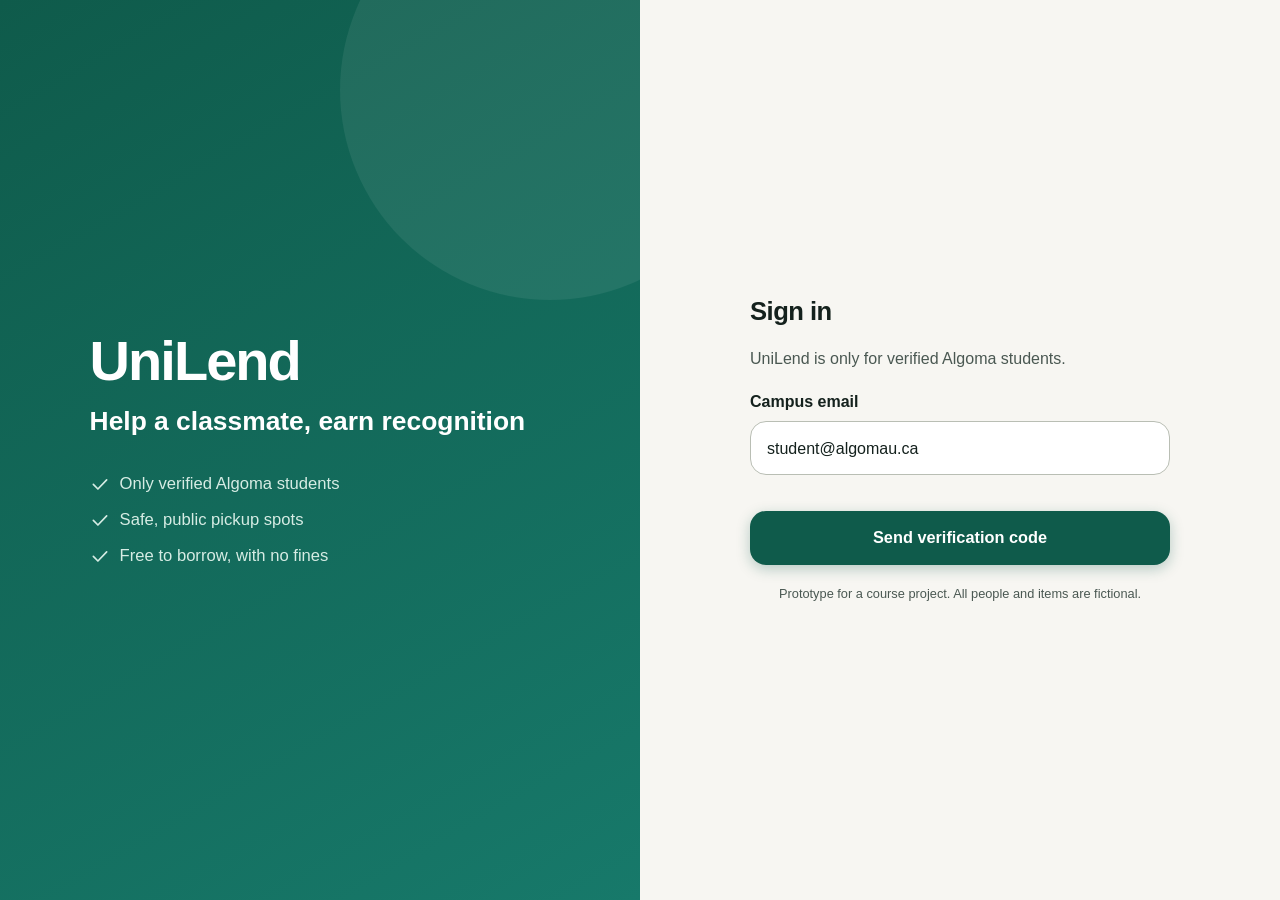
<file: index.html>
<!doctype html>
<html lang="en-CA">
<head>
  <meta charset="utf-8">
  <meta name="viewport" content="width=device-width, initial-scale=1, viewport-fit=cover">
  <meta name="theme-color" content="#F7F6F2" media="(prefers-color-scheme: light)">
  <meta name="theme-color" content="#0F1513" media="(prefers-color-scheme: dark)">
  <script>
    /* Apply the saved appearance before the page draws, so there is no flash */
    try {
      var t = localStorage.getItem("unilend.theme");
      if (t === "light" || t === "dark") document.documentElement.setAttribute("data-theme", t);
    } catch (e) {}
  </script>
  <meta name="robots" content="noindex">
  <title>UniLend</title>
  <meta name="description" content="Borrow, lend and pass it on, on campus. A COSC 2596 course prototype. All data is fictional.">
  <link rel="icon" href="favicon.ico" sizes="48x48">
  <link rel="icon" href="favicon.svg" type="image/svg+xml">
  <link rel="apple-touch-icon" href="apple-touch-icon.png">
  <link rel="manifest" href="manifest.webmanifest">
  <meta name="apple-mobile-web-app-capable" content="yes">
  <meta name="mobile-web-app-capable" content="yes">
  <meta name="apple-mobile-web-app-title" content="UniLend">
  <meta property="og:type" content="website">
  <meta property="og:title" content="UniLend">
  <meta property="og:description" content="Borrow what you need. Share what you have. A COSC 2596 course prototype.">
  <meta property="og:url" content="https://henish73.github.io/unilend-prototype/">
  <meta property="og:image" content="https://henish73.github.io/unilend-prototype/assets/brand/og-image.png">
  <meta property="og:image:width" content="1200">
  <meta property="og:image:height" content="630">
  <meta name="twitter:card" content="summary_large_image">
  <link rel="stylesheet" href="css/app.css?v=20261105154058">
</head>
<body>
  <div class="shell">
    <nav id="tabs" aria-label="Main"></nav>
    <main id="screen"></main>
    <div id="toast" role="status" aria-live="polite"></div>
    <div id="offline" role="status" hidden>You're offline. You can keep going.</div>
    <div id="panel" role="dialog" aria-modal="true" aria-labelledby="panel-title" hidden></div>
  </div>
  <noscript>UniLend needs JavaScript turned on.</noscript>
  <script src="js/config.js?v=20261105154058"></script>
  <script src="js/rewards.js?v=20261105154058"></script>
  <script src="js/data.js?v=20261105154058"></script>
  <script src="js/store.js?v=20261105154058"></script>
  <script src="js/log.js?v=20261105154058"></script>
  <script src="js/app.js?v=20261105154058"></script>
</body>
</html>
</file>
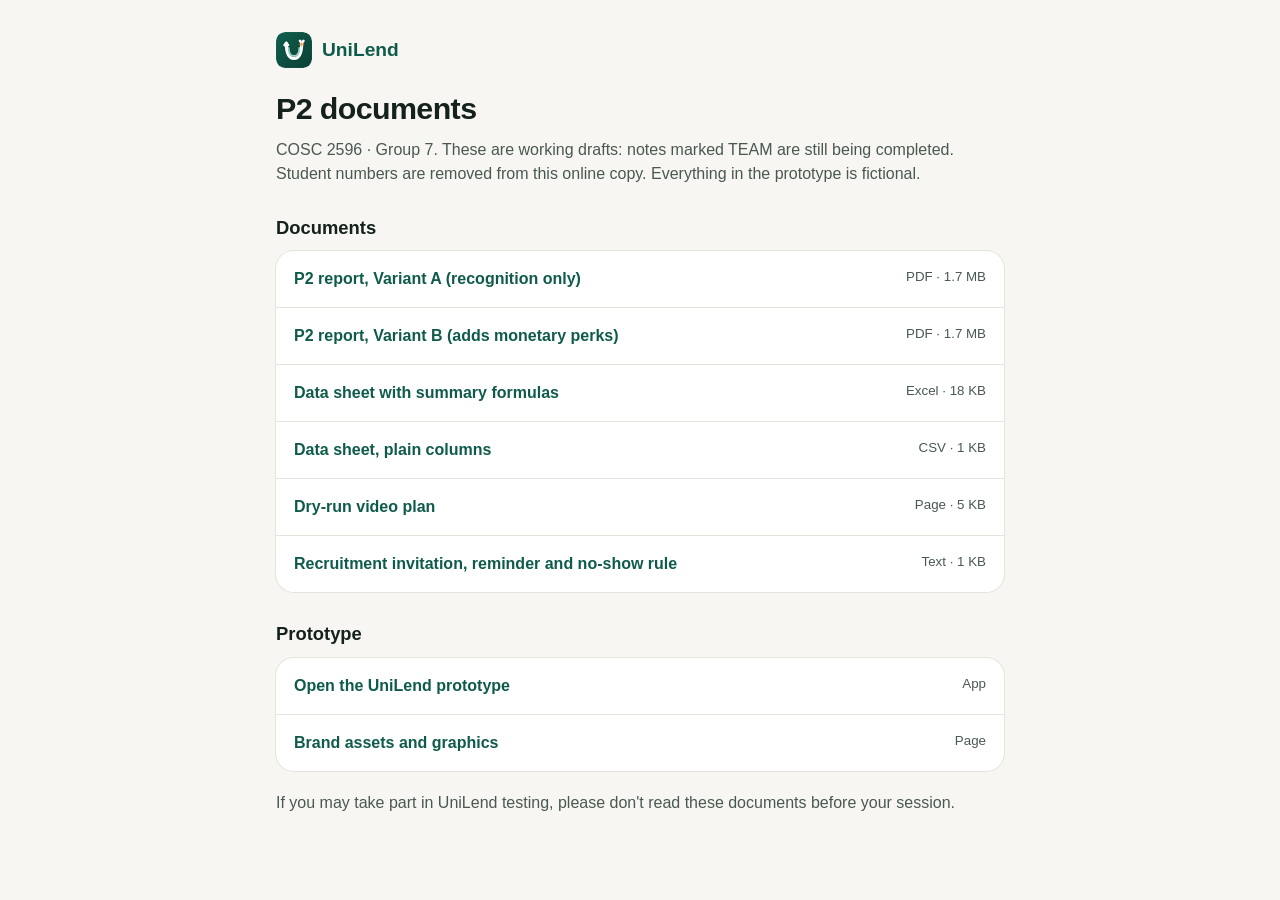
<file: docs/index.html>
<!doctype html>
<html lang="en-CA"><head><meta charset="utf-8"><meta name="viewport" content="width=device-width, initial-scale=1"><meta name="robots" content="noindex">
<title>UniLend P2 documents</title><link rel="icon" href="../favicon.svg" type="image/svg+xml"><style>:root{--bg:#F7F6F2;--surface:#fff;--ink:#14211D;--ink-2:#4A5852;--line:#E4E3DC;--brand:#0F5B4B;color-scheme:light}
@media (prefers-color-scheme:dark){:root{--bg:#0F1513;--surface:#18201D;--ink:#E8EEEB;--ink-2:#A9B6B0;--line:#2B3531;--brand:#5FD3B2;color-scheme:dark}}
*{box-sizing:border-box}body{margin:0;background:var(--bg);color:var(--ink);font:16px/1.5 -apple-system,"Segoe UI",Roboto,Arial,sans-serif}
main{max-width:760px;margin:0 auto;padding:32px 16px 56px}h1{font-size:1.9rem;letter-spacing:-.02em;margin:0 0 6px}h2{font-size:1.15rem;margin:28px 0 10px}
p{margin:0 0 10px}.muted{color:var(--ink-2)}a{color:var(--brand);font-weight:650}
.list{list-style:none;margin:0;padding:0;background:var(--surface);border-radius:18px;overflow:hidden;box-shadow:0 0 0 1px var(--line)}
.list li+li{border-top:1px solid var(--line)}.list a{display:flex;justify-content:space-between;gap:12px;padding:16px 18px;min-height:56px;text-decoration:none}
.list small{color:var(--ink-2);font-weight:500;white-space:nowrap}.logo{display:flex;align-items:center;gap:10px;margin-bottom:18px;font-weight:800;color:var(--brand);font-size:1.2rem}
.logo img{width:36px;height:36px;border-radius:24%}table{border-collapse:collapse;width:100%;margin:8px 0 16px}th,td{border:1px solid var(--line);padding:6px 8px;text-align:left;vertical-align:top}
th{background:var(--surface)}code{font-size:.9em}</style></head>
<body><main><div class="logo"><img src="../assets/brand/logo-mark.svg" alt="">UniLend</div><h1>P2 documents</h1>
<p class="muted">COSC 2596 · Group 7. These are working drafts: notes marked TEAM are still being completed. Student numbers are removed from this online copy. Everything in the prototype is fictional.</p>
<h2>Documents</h2><ul class="list"><li><a href="UniLend_P2_Report_VariantA.pdf"><span>P2 report, Variant A (recognition only)</span><small>PDF · 1.7 MB</small></a></li><li><a href="UniLend_P2_Report_VariantB.pdf"><span>P2 report, Variant B (adds monetary perks)</span><small>PDF · 1.7 MB</small></a></li><li><a href="UniLend_P2_Data_Sheet.xlsx"><span>Data sheet with summary formulas</span><small>Excel · 18 KB</small></a></li><li><a href="UniLend_P2_Data_Sheet.csv"><span>Data sheet, plain columns</span><small>CSV · 1 KB</small></a></li><li><a href="dry-run-video-plan.html"><span>Dry-run video plan</span><small>Page · 5 KB</small></a></li><li><a href="recruitment-message.txt"><span>Recruitment invitation, reminder and no-show rule</span><small>Text · 1 KB</small></a></li></ul>
<h2>Prototype</h2><ul class="list"><li><a href="../index.html"><span>Open the UniLend prototype</span><small>App</small></a></li><li><a href="../assets.html"><span>Brand assets and graphics</span><small>Page</small></a></li></ul>
<p class="muted" style="margin-top:20px">If you may take part in UniLend testing, please don't read these documents before your session.</p></main></body></html>
</file>
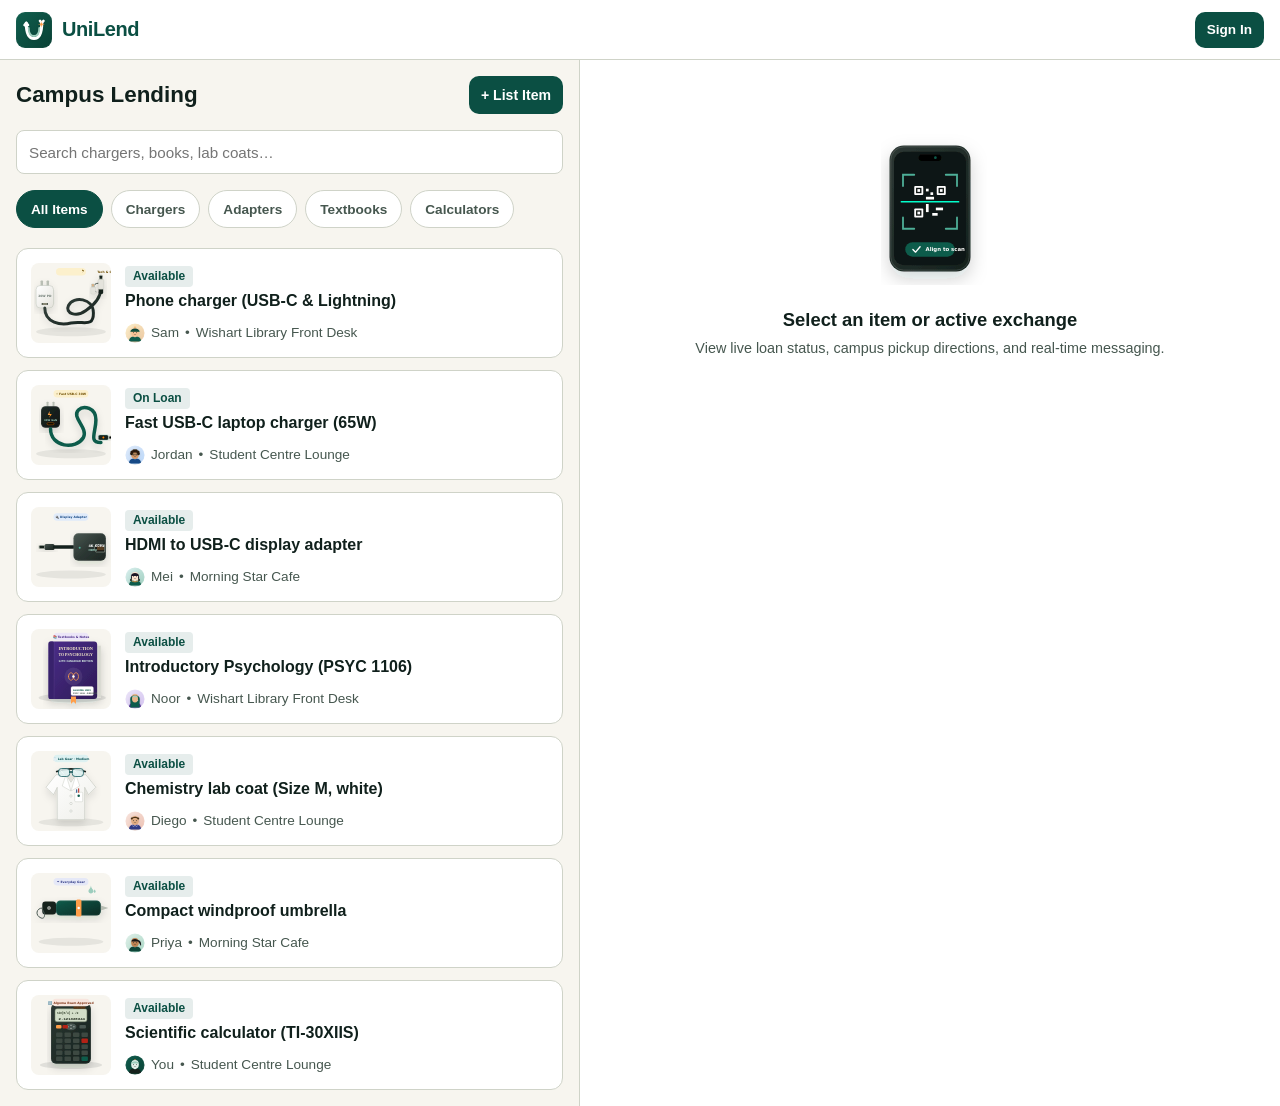
<file: v2/index.html>
<!doctype html>
<html lang="en-CA">
<head>
  <meta charset="utf-8">
  <meta name="viewport" content="width=device-width, initial-scale=1">
  <meta name="description" content="UniLend v2: Algoma University Student Peer-Lending Platform">
  <meta name="theme-color" content="#0B4F43">
  <title>UniLend Campus v2 - Algoma University</title>

  <link rel="icon" href="favicon.ico" sizes="48x48">
  <link rel="icon" href="favicon.svg" type="image/svg+xml">
  <link rel="apple-touch-icon" href="apple-touch-icon.png">
  <link rel="manifest" href="manifest.webmanifest">
  <link rel="stylesheet" href="css/app.css">
</head>
<body>
<div class="app-container">

  <!-- Header -->
  <header class="app-header">
    <a href="#" class="brand-wrap" id="brand-home">
      <img src="assets/brand/logo-mark.svg" alt="UniLend Mark">
      <span class="brand-text">UniLend</span>
    </a>
    <div class="header-actions">
      <!-- Admin console quick link (visible if admin) -->
      <a href="admin.html" id="header-admin-link" class="admin-badge" style="display:none; text-decoration:none; padding:4px 8px; font-size:0.75rem;">Admin Console</a>

      <!-- Points Pill -->
      <div class="points-pill" id="header-points">
        <svg width="18" height="18" viewBox="0 0 24 24" fill="currentColor"><path d="M12 2l3.09 6.26L22 9.27l-5 4.87 1.18 6.88L12 17.77l-6.18 3.25L7 14.14 2 9.27l6.91-1.01L12 2z"/></svg>
        <span id="user-points-val">40 pts</span>
      </div>

      <!-- Avatar Button or Sign-In Trigger -->
      <button class="avatar-badge-btn" id="avatar-btn" aria-label="Open profile avatar picker">
        <img id="user-avatar-img" src="assets/avatars/avatar-user.svg" alt="Avatar">
      </button>

      <button id="btn-header-signin" class="primary-btn" style="min-height:36px; font-size:0.85rem; padding:0 12px; display:none;">Sign In</button>
    </div>
  </header>

  <!-- Main Content (Two-pane desktop / single-pane mobile) -->
  <main class="app-main">

    <!-- Master Pane (Feed / Tabs) -->
    <section class="pane-master" id="master-pane">
      
      <!-- Browse Feed View -->
      <div id="view-feed" class="feed-content">
        <div style="display:flex; justify-content:space-between; align-items:center;">
          <h1 style="font-size:1.4rem; font-weight:800;">Campus Lending</h1>
          <button class="primary-btn" id="btn-open-list" style="min-height:38px; font-size:0.88rem; padding:0 12px;">+ List Item</button>
        </div>

        <div class="search-bar">
          <input type="text" id="feed-search" class="search-input" placeholder="Search chargers, books, lab coats…">
        </div>

        <div class="category-chips" id="cat-chips">
          <button class="chip-btn active" data-cat="all">All Items</button>
          <button class="chip-btn" data-cat="chargers">Chargers</button>
          <button class="chip-btn" data-cat="cables">Adapters</button>
          <button class="chip-btn" data-cat="books">Textbooks</button>
          <button class="chip-btn" data-cat="calculators">Calculators</button>
        </div>

        <div id="item-list-container" style="display:flex; flex-direction:column; gap:12px;">
          <!-- Dynamically injected items -->
        </div>
      </div>

      <!-- Activity & Loans View -->
      <div id="view-activity" class="feed-content" style="display:none;">
        <h1 style="font-size:1.4rem; font-weight:800;">My Exchanges</h1>
        
        <div id="active-loans-list" style="display:flex; flex-direction:column; gap:14px; margin-top:8px;">
          <!-- Active loans -->
        </div>

        <div style="margin-top:24px;">
          <h2 style="font-size:1.1rem; font-weight:700; margin-bottom:12px;">Points History</h2>
          <div id="ledger-history-list" style="display:flex; flex-direction:column; gap:8px;">
            <!-- Ledger rows -->
          </div>
        </div>
      </div>

      <!-- Rewards Shop View -->
      <div id="view-rewards" class="feed-content" style="display:none;">
        <h1 style="font-size:1.4rem; font-weight:800;">Rewards &amp; Impact</h1>
        <p style="color:var(--soft); font-size:0.9rem;">Turn your peer assistance into campus recognition and community impact.</p>
        
        <div id="rewards-list-container" style="display:flex; flex-direction:column; gap:12px; margin-top:12px;">
          <!-- Rewards -->
        </div>
      </div>

      <!-- Profile View -->
      <div id="view-profile" class="feed-content" style="display:none;">
        <h1 style="font-size:1.4rem; font-weight:800;">Student Profile</h1>
        
        <div style="background:var(--card); border:1px solid var(--line); border-radius:var(--radius); padding:16px; display:flex; align-items:center; gap:16px;">
          <img id="profile-avatar-large" src="assets/avatars/avatar-user.svg" style="width:64px; height:64px; border-radius:50%;" alt="Avatar">
          <div style="flex:1;">
            <div style="display:flex; align-items:center; gap:8px; flex-wrap:wrap;">
              <h2 style="font-size:1.2rem; font-weight:800;" id="profile-name">Student Participant</h2>
              <span id="profile-role-badge" style="background:rgba(11,79,67,0.1); color:var(--brand); font-size:0.75rem; font-weight:700; padding:2px 6px; border-radius:4px;">Verified</span>
            </div>
            <p style="color:var(--soft); font-size:0.85rem;" id="profile-email">student@algomau.ca</p>
          </div>
        </div>

        <!-- Active Credential Status -->
        <div style="margin-top:16px; background:var(--card); border:1px solid var(--line); border-radius:var(--radius); padding:14px;">
          <h2 style="font-size:0.95rem; font-weight:800; margin-bottom:6px;">Campus Credentials &amp; Session</h2>
          <div style="font-size:0.85rem; color:var(--soft); display:flex; flex-direction:column; gap:4px;">
            <div>Signed-in identity: <strong id="profile-auth-email" style="color:var(--ink);">p01@algomau.ca</strong></div>
            <div>Account privilege: <strong id="profile-auth-role" style="color:var(--brand);">Verified Student (RBAC)</strong></div>
            <div>Session status: <span style="color:#0B4F43; font-weight:700;">Active &bull; Authenticated</span></div>
          </div>
        </div>

        <div style="margin-top:16px;">
          <h2 style="font-size:1.05rem; font-weight:700; margin-bottom:10px;">Choose Avatar</h2>
          <div id="avatar-grid-picker" style="display:grid; grid-template-columns:repeat(4, 1fr); gap:10px;">
            <!-- Injected avatars -->
          </div>
        </div>

        <div style="margin-top:24px; display:flex; flex-direction:column; gap:10px;">
          <button id="btn-profile-signout" class="secondary-btn" style="color:var(--danger); border-color:var(--danger);">Sign Out of UniLend</button>
          <a href="admin.html" id="profile-admin-link" class="secondary-btn" style="text-decoration:none; text-align:center;">Open Admin &amp; Facilitator Console</a>
          <a href="assets.html" class="secondary-btn" style="text-decoration:none; text-align:center;">View Visual Design System &amp; Assets</a>
        </div>
      </div>

    </section>

    <!-- Detail Pane (Selected Item, Active Exchange, or Chat) -->
    <section class="pane-detail" id="detail-pane">
      <div id="detail-content" class="detail-view">
        <div style="text-align:center; padding:48px 16px; color:var(--soft);">
          <img src="assets/illustrations/scan-qr.svg" alt="Select" style="max-width:180px; margin-bottom:16px;">
          <h3 style="color:var(--ink); font-size:1.15rem; font-weight:700;">Select an item or active exchange</h3>
          <p style="font-size:0.9rem; margin-top:4px;">View live loan status, campus pickup directions, and real-time messaging.</p>
        </div>
      </div>
    </section>

  </main>

  <!-- Mobile Navigation Bar -->
  <nav class="mobile-tabs" aria-label="Mobile Navigation">
    <button class="tab-btn active" data-tab="feed">
      <svg viewBox="0 0 24 24" fill="none" stroke="currentColor" stroke-width="2"><path d="M3 9l9-7 9 7v11a2 2 0 0 1-2 2H5a2 2 0 0 1-2-2z"/><polyline points="9 22 9 12 15 12 15 22"/></svg>
      <span>Browse</span>
    </button>
    <button class="tab-btn" data-tab="activity">
      <svg viewBox="0 0 24 24" fill="none" stroke="currentColor" stroke-width="2"><circle cx="12" cy="12" r="10"/><polyline points="12 6 12 12 16 14"/></svg>
      <span>Activity</span>
    </button>
    <button class="tab-btn" data-tab="rewards">
      <svg viewBox="0 0 24 24" fill="none" stroke="currentColor" stroke-width="2"><polygon points="12 2 15.09 8.26 22 9.27 17 14.14 18.18 21.02 12 17.77 5.82 21.02 7 14.14 2 9.27 8.91 8.26 12 2"/></svg>
      <span>Rewards</span>
    </button>
    <button class="tab-btn" data-tab="profile">
      <svg viewBox="0 0 24 24" fill="none" stroke="currentColor" stroke-width="2"><path d="M20 21v-2a4 4 0 0 0-4-4H8a4 4 0 0 0-4 4v2"/><circle cx="12" cy="7" r="4"/></svg>
      <span>Profile</span>
    </button>
  </nav>

</div>

<!-- Modal: Algoma University Campus Sign-in -->
<div id="modal-auth" style="display:none; position:fixed; inset:0; background:rgba(0,0,0,0.65); z-index:250; align-items:center; justify-content:center; padding:16px;">
  <div style="background:var(--card); width:100%; max-width:440px; border-radius:var(--radius); padding:24px; box-shadow:0 12px 32px rgba(0,0,0,0.2);">
    <div style="display:flex; justify-content:space-between; align-items:center; margin-bottom:12px;">
      <div style="display:flex; align-items:center; gap:8px;">
        <img src="assets/brand/logo-mark.svg" style="height:28px;" alt="Algoma Logo">
        <h2 style="font-size:1.2rem; font-weight:800;">Algoma Student Sign-In</h2>
      </div>
      <button id="close-auth-modal" style="background:none; border:none; font-size:1.5rem; cursor:pointer;">&times;</button>
    </div>
    <p style="font-size:0.85rem; color:var(--soft); margin-bottom:14px;">Sign in with your official Algoma University email to access peer lending and pickup zones.</p>

    <div id="auth-error-box" style="display:none; background:rgba(160,36,28,0.1); border:1px solid var(--danger); color:var(--danger); padding:8px 12px; border-radius:6px; font-size:0.82rem; font-weight:600; margin-bottom:12px;"></div>

    <form id="form-auth-login" style="display:flex; flex-direction:column; gap:12px;">
      <div>
        <label style="font-size:0.85rem; font-weight:700; display:block; margin-bottom:4px;">Campus Email</label>
        <input type="email" id="auth-email-input" required class="search-input" style="width:100%;" placeholder="username@algomau.ca">
      </div>
      <div>
        <label style="font-size:0.85rem; font-weight:700; display:block; margin-bottom:4px;">Campus Password</label>
        <input type="password" id="auth-pass-input" required class="search-input" style="width:100%;" placeholder="Enter your password">
      </div>
      <button type="submit" class="primary-btn" style="margin-top:6px;">Sign In with Algoma ID</button>
    </form>

    <div style="border-top:1px solid var(--line); margin-top:16px; padding-top:14px;">
      <div style="font-size:0.75rem; color:var(--soft); line-height:1.45;">
        <strong style="color:var(--ink);">Evaluation Credentials:</strong><br>
        &bull; <strong>Student:</strong> <code>p01@algomau.ca</code> / <code>StudentP01#2026</code><br>
        &bull; <strong>Admin:</strong> <code>admin@algomau.ca</code> / <code>AlgomaAdmin2026!</code><br>
        &bull; <strong>Facilitator:</strong> <code>facilitator@algomau.ca</code> / <code>Facilitator2026!</code>
      </div>
    </div>
  </div>
</div>

<!-- Modal: List Item Flow -->
<div id="modal-list-item" style="display:none; position:fixed; inset:0; background:rgba(0,0,0,0.6); z-index:200; align-items:center; justify-content:center; padding:16px;">
  <div style="background:var(--card); width:100%; max-width:480px; border-radius:var(--radius); padding:20px; max-height:90vh; overflow-y:auto;">
    <div style="display:flex; justify-content:space-between; align-items:center; margin-bottom:14px;">
      <h2 style="font-size:1.25rem; font-weight:800;">List an Item to Lend</h2>
      <button id="close-list-modal" style="background:none; border:none; font-size:1.5rem; cursor:pointer;">&times;</button>
    </div>
    <form id="form-create-item" style="display:flex; flex-direction:column; gap:14px;">
      <div>
        <label style="font-size:0.85rem; font-weight:700; display:block; margin-bottom:4px;">Item Title</label>
        <input type="text" id="new-item-title" required class="search-input" style="width:100%;" placeholder="e.g. TI-84 Plus CE Graphing Calculator">
      </div>
      <div>
        <label style="font-size:0.85rem; font-weight:700; display:block; margin-bottom:4px;">Category</label>
        <select id="new-item-cat" class="search-input" style="width:100%;">
          <option value="chargers">Chargers &amp; Power</option>
          <option value="cables">Cables &amp; Adapters</option>
          <option value="books">Textbooks</option>
          <option value="calculators">Calculators</option>
          <option value="lab">Lab Equipment</option>
          <option value="general">General Campus</option>
        </select>
      </div>
      <div>
        <label style="font-size:0.85rem; font-weight:700; display:block; margin-bottom:4px;">Condition</label>
        <select id="new-item-cond" class="search-input" style="width:100%;">
          <option value="Like new">Like new</option>
          <option value="Good" selected>Good condition</option>
          <option value="Fair">Fair (functional)</option>
        </select>
      </div>
      <div>
        <label style="font-size:0.85rem; font-weight:700; display:block; margin-bottom:4px;">Preferred Safe Pickup Spot</label>
        <select id="new-item-spot" class="search-input" style="width:100%;">
          <option value="library">Wishart Library Front Desk</option>
          <option value="student_centre">Student Centre Lounge</option>
          <option value="cafe">Morning Star Cafe</option>
        </select>
      </div>
      <button type="submit" class="primary-btn" style="margin-top:8px;">Post Item to Campus</button>
    </form>
  </div>
</div>

<script type="module" src="js/app.js"></script>
</body>
</html>
</file>
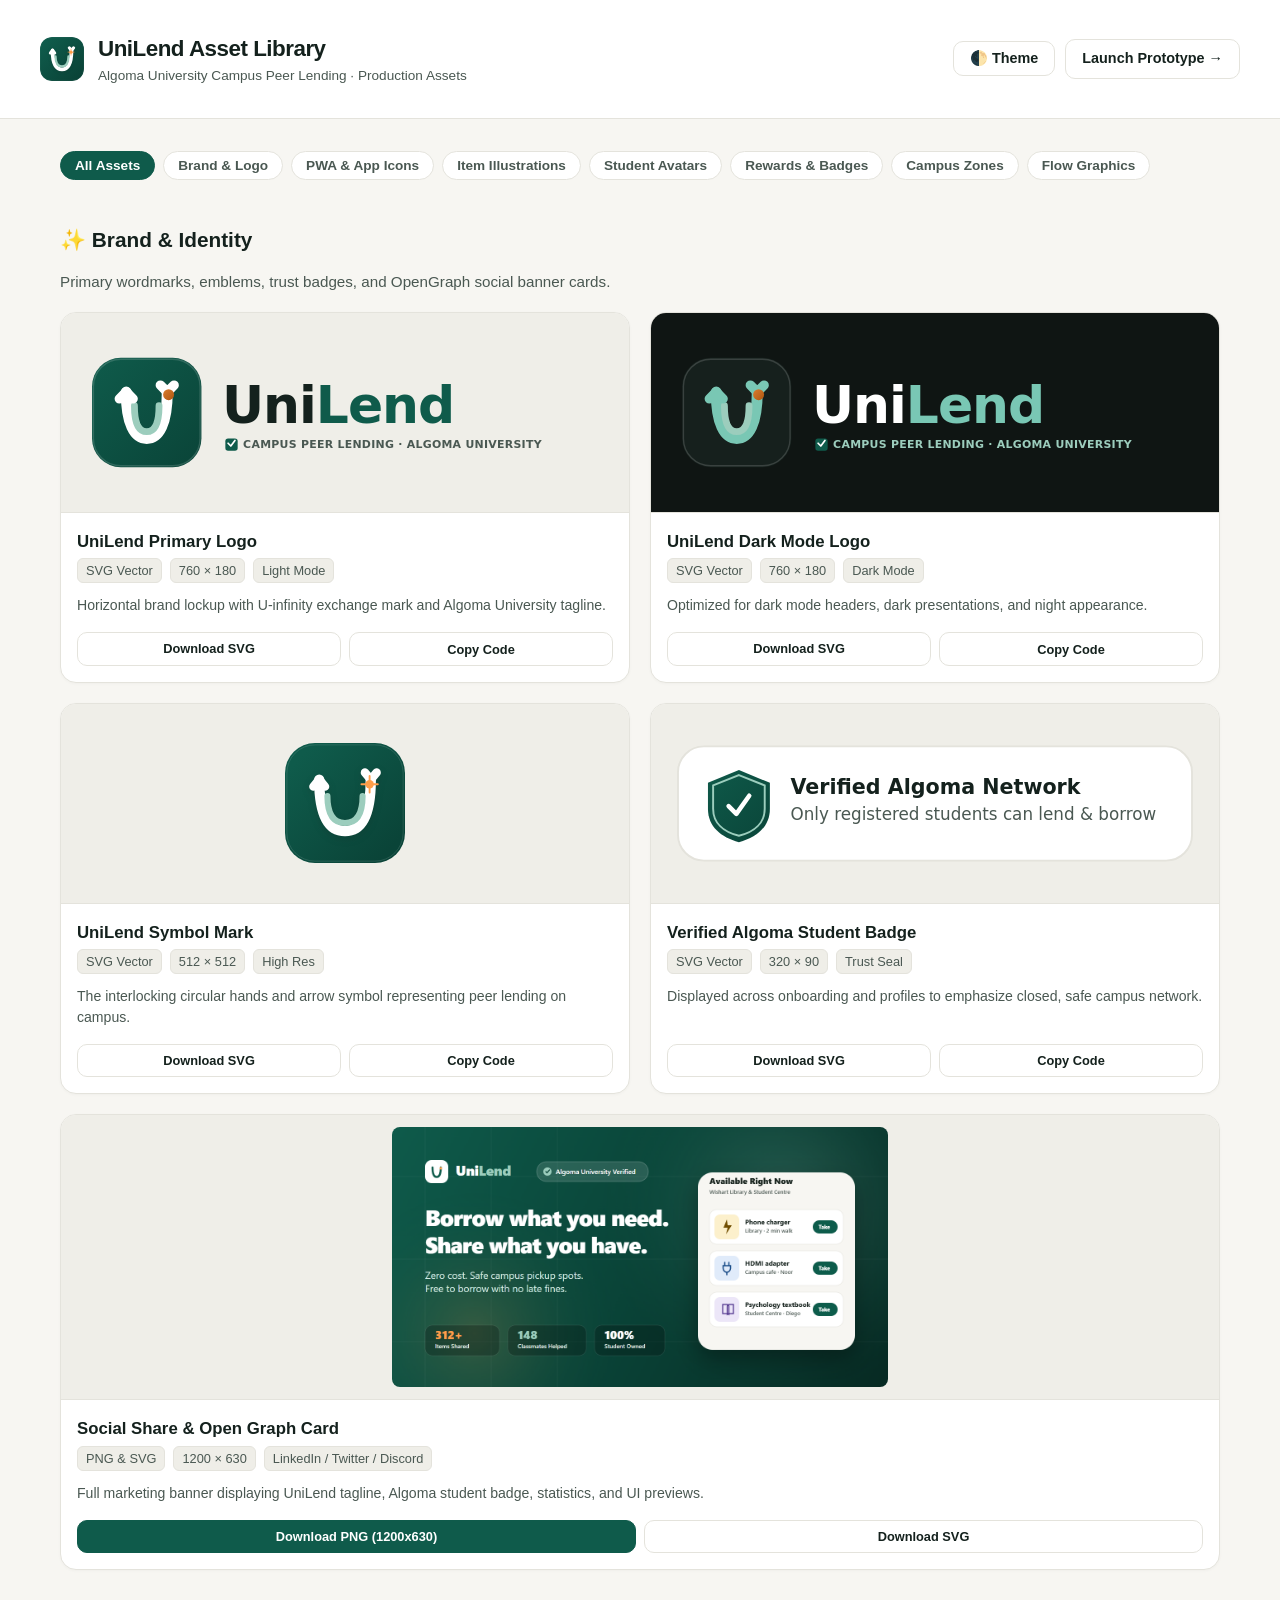
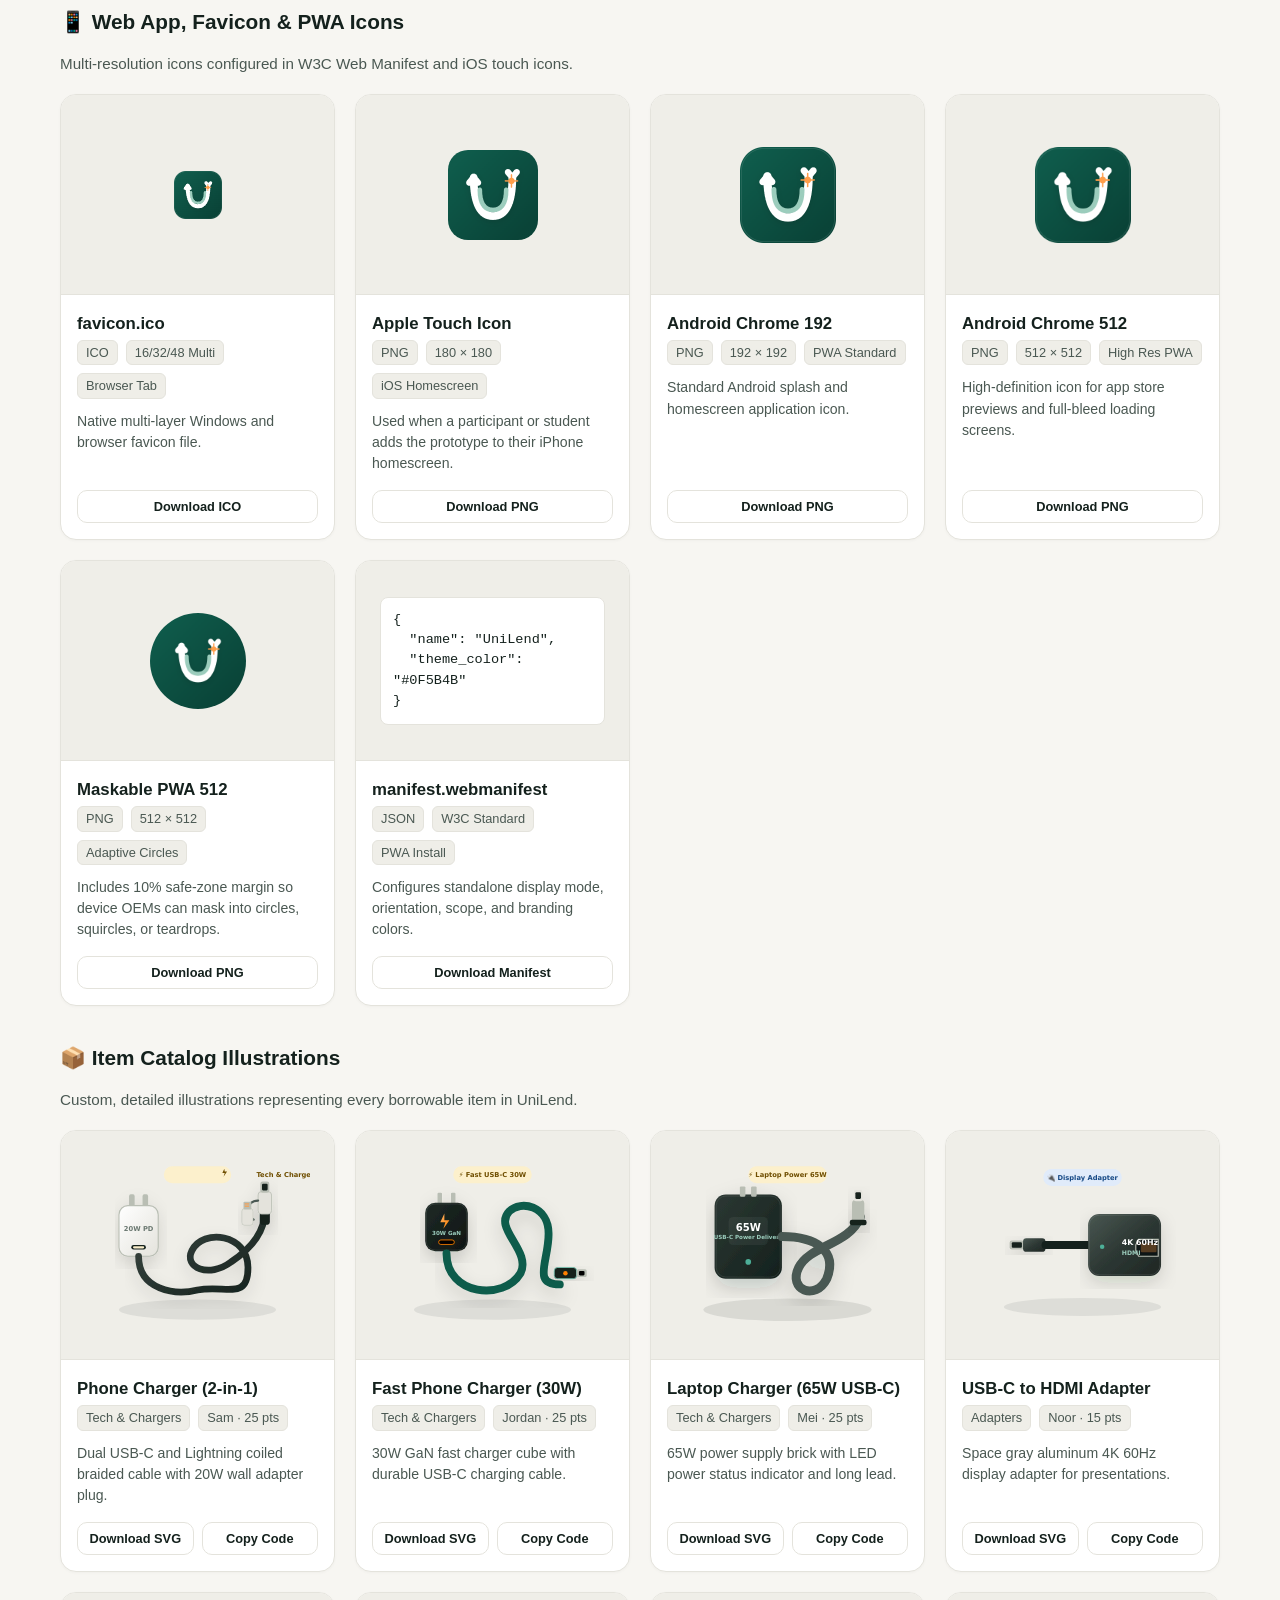
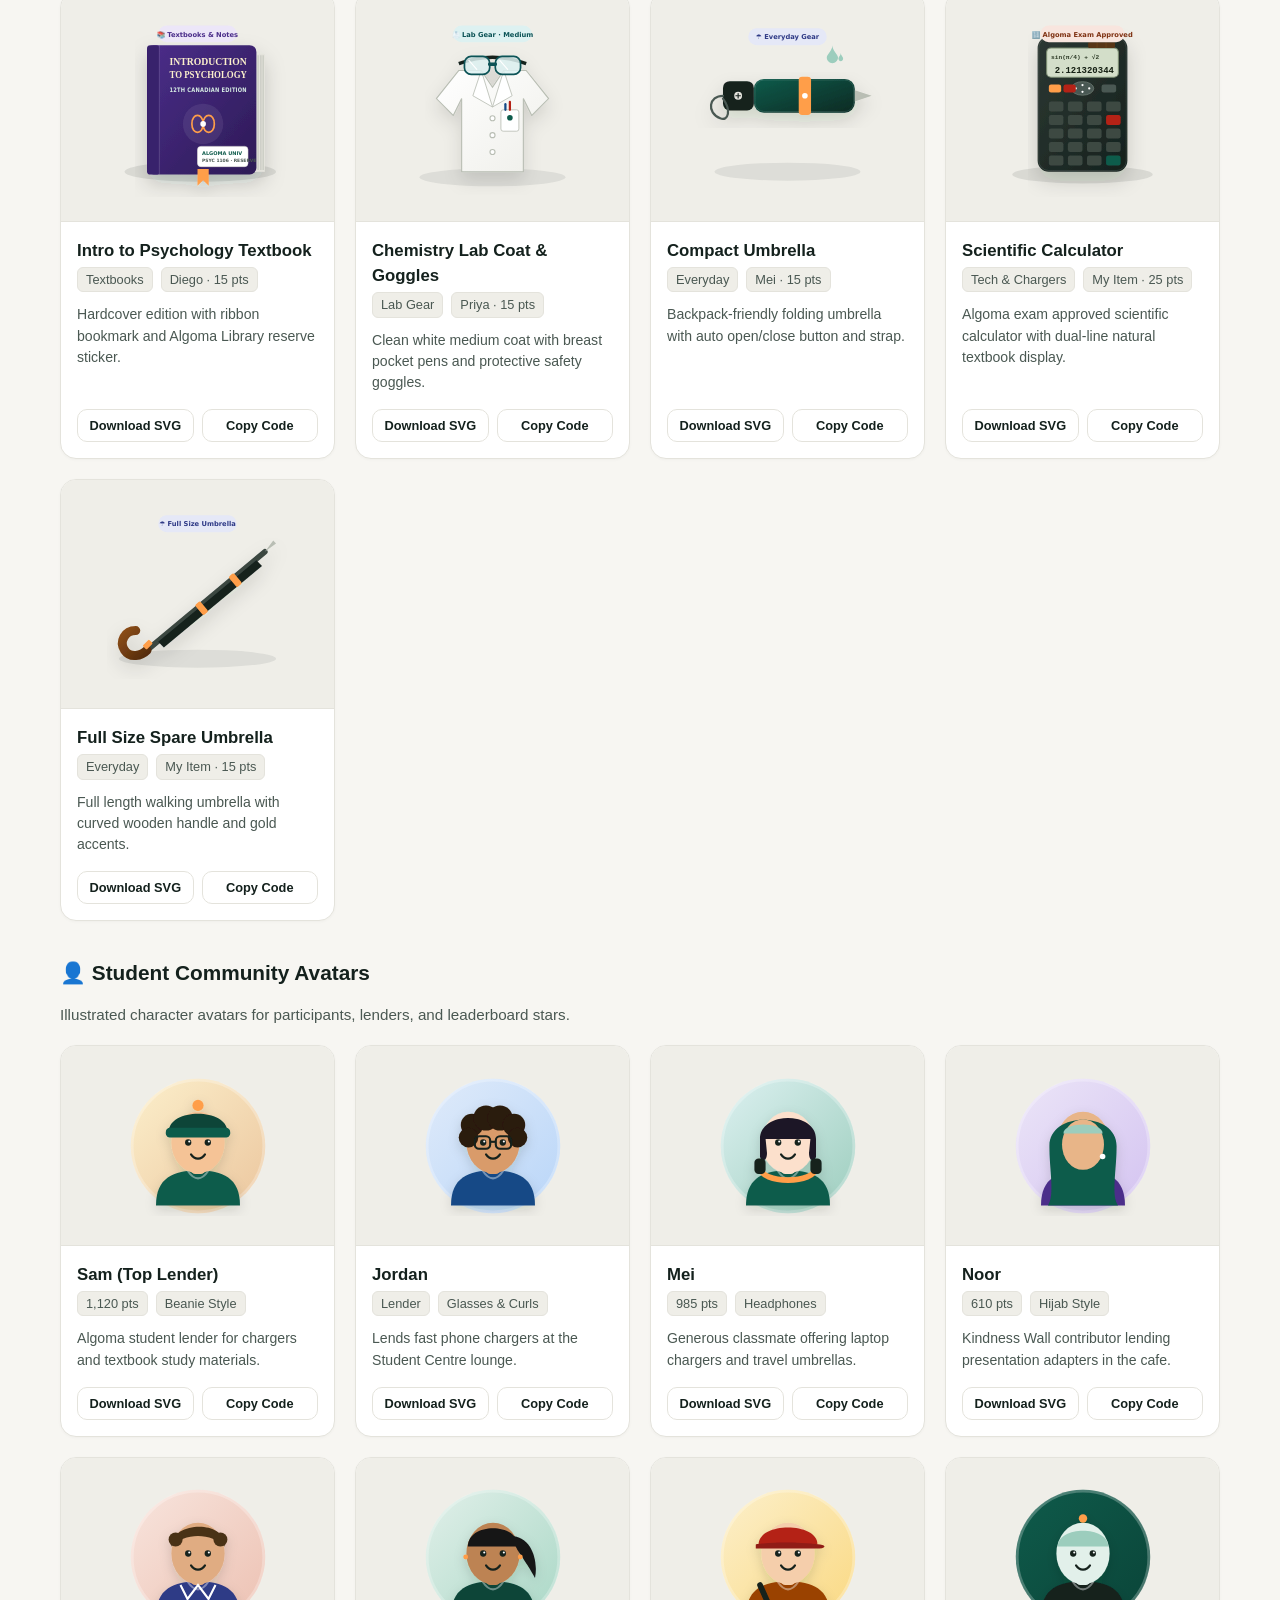
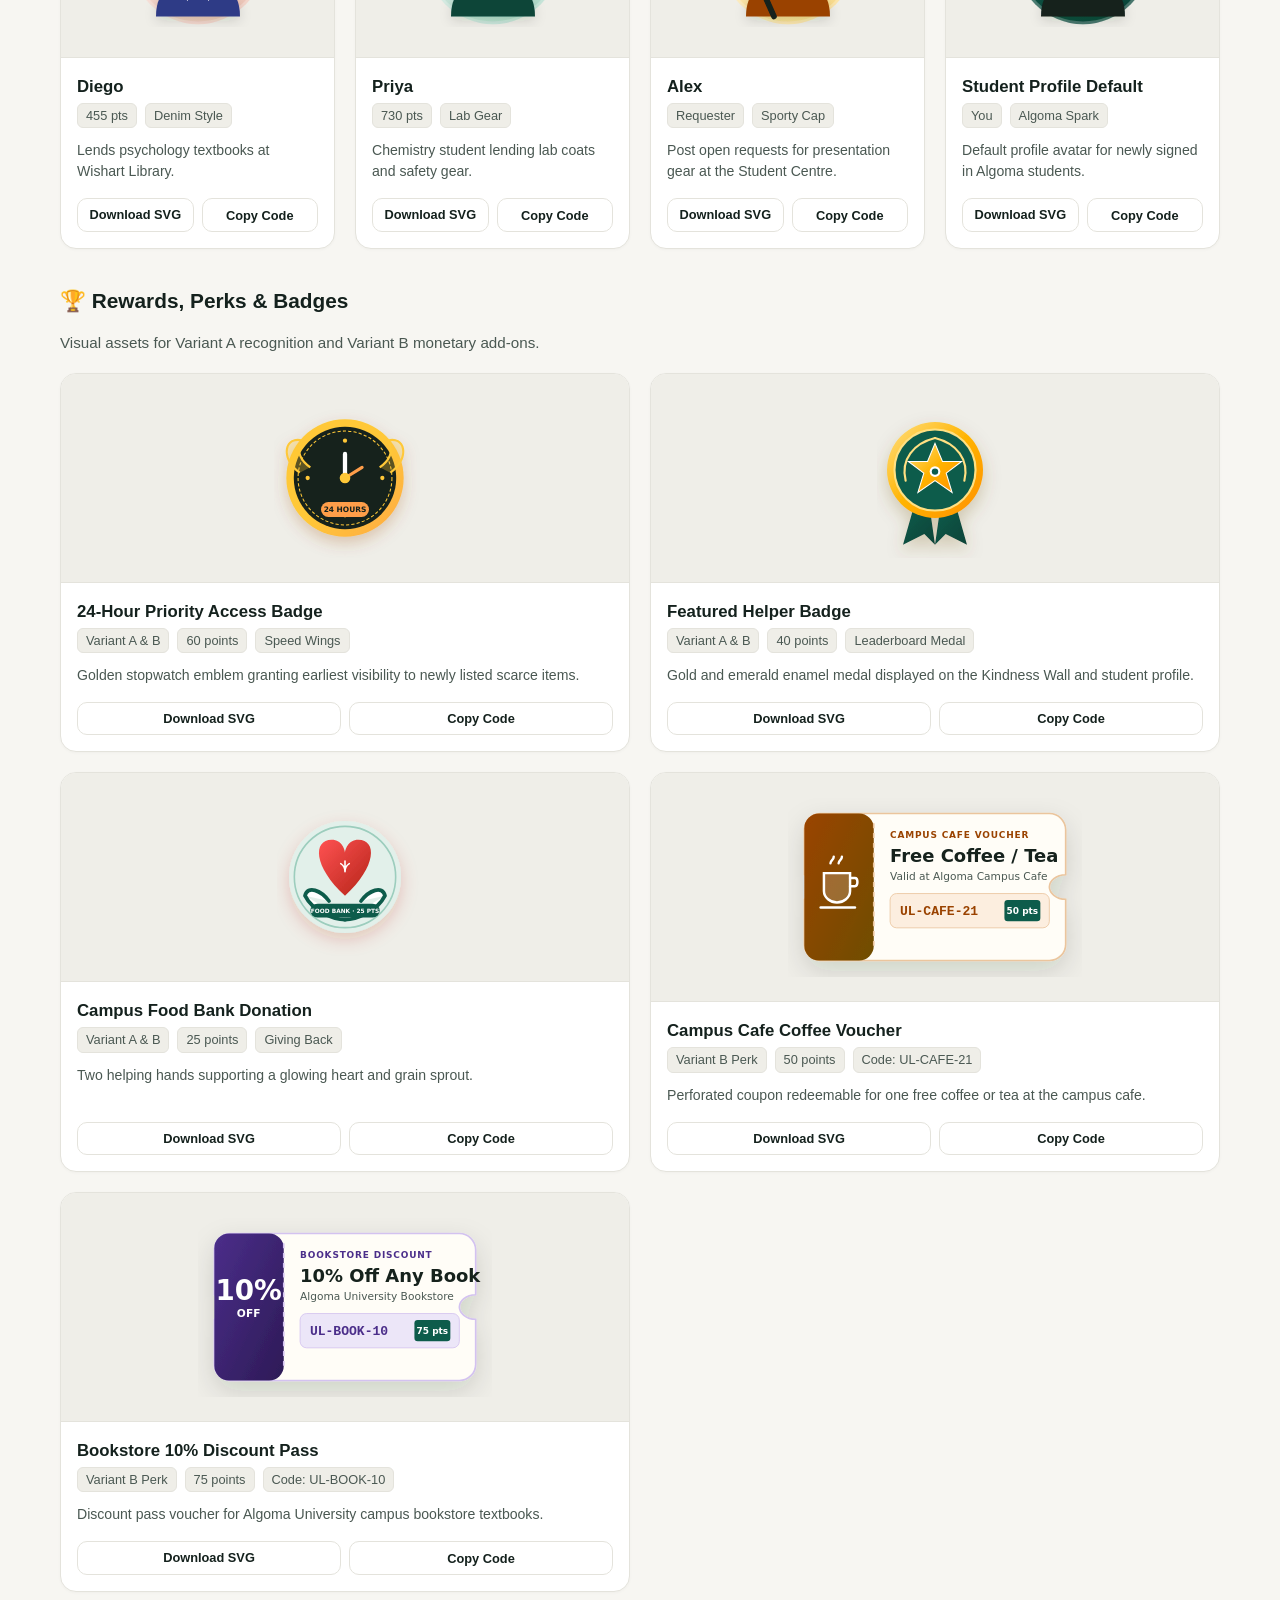
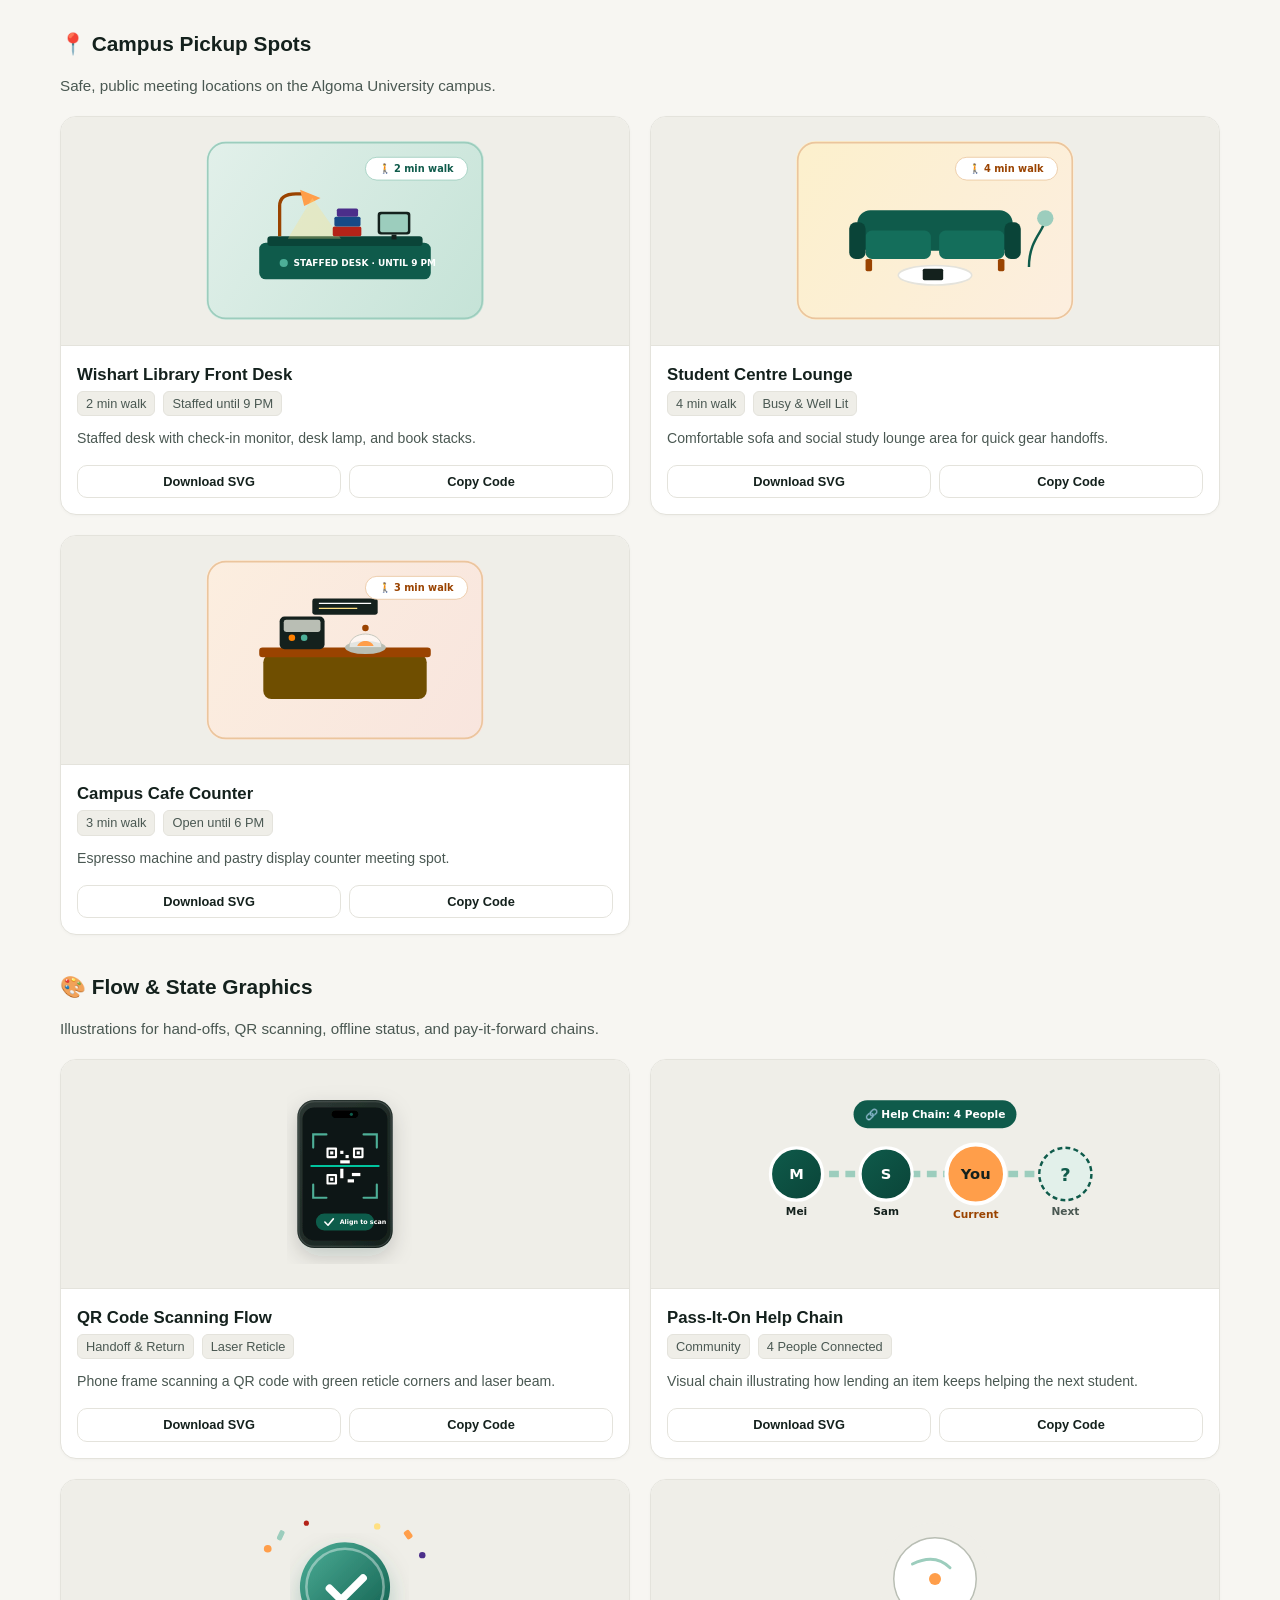
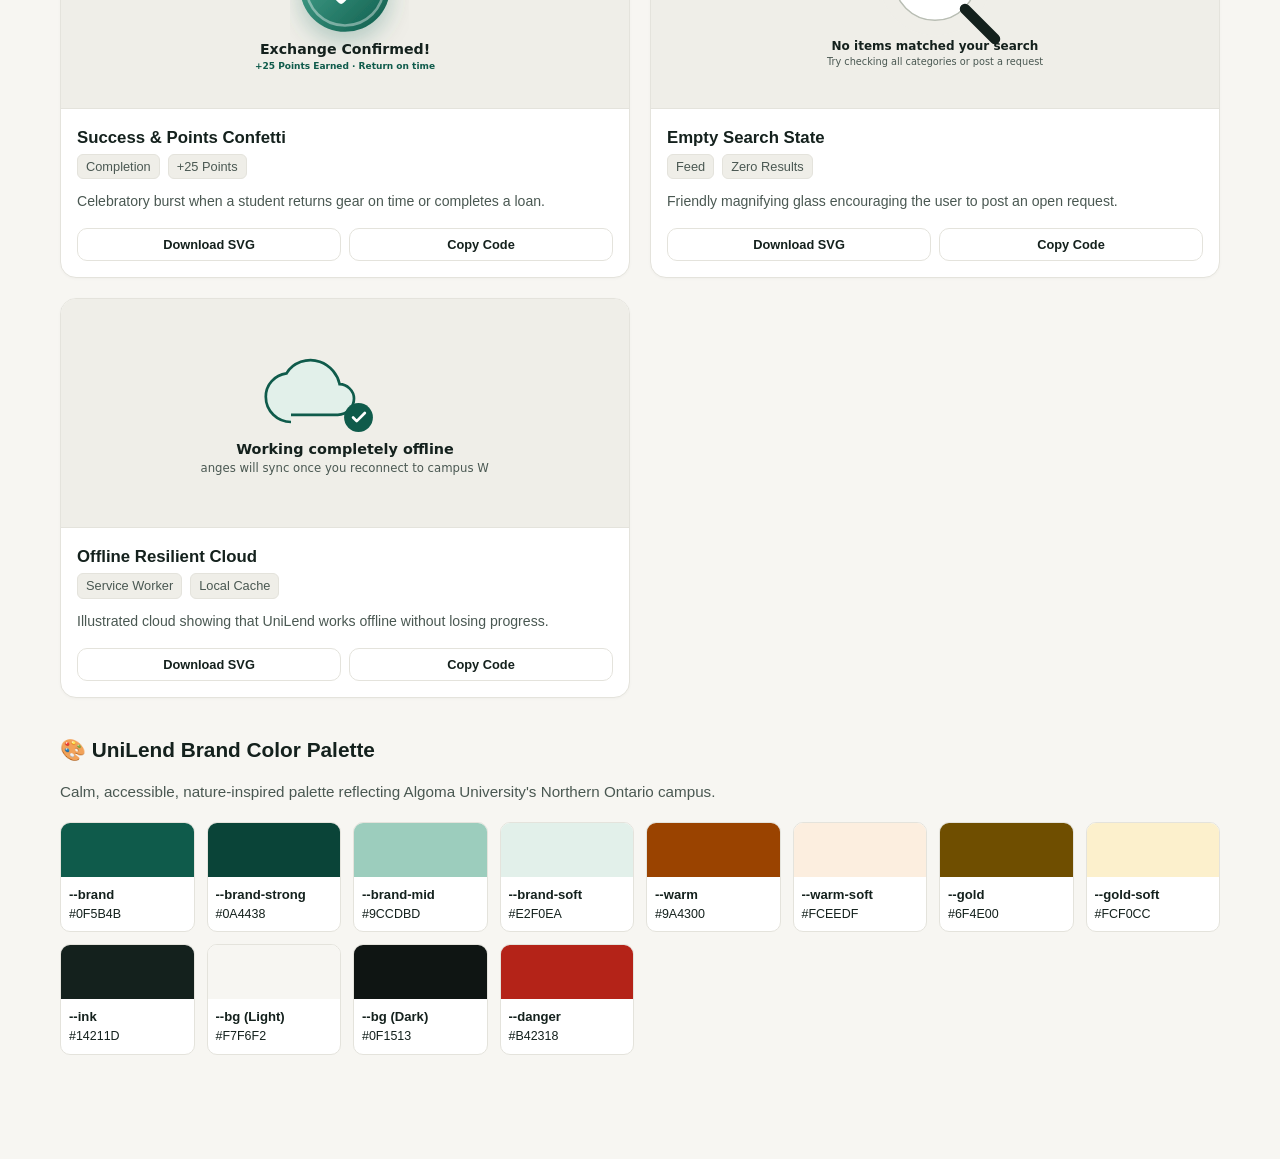
<file: assets.html>
<!doctype html>
<html lang="en-CA">
<head>
  <meta charset="utf-8">
  <meta name="viewport" content="width=device-width, initial-scale=1">
  <title>UniLend — Brand Assets &amp; Graphic System</title>
  <link rel="icon" type="image/svg+xml" href="assets/icons/favicon.svg">
  <link rel="icon" type="image/png" sizes="32x32" href="assets/icons/favicon-32x32.png">
  <link rel="apple-touch-icon" sizes="180x180" href="assets/icons/apple-touch-icon.png">
  <link rel="manifest" href="manifest.webmanifest">
  <style>
    :root {
      --bg: #F7F6F2;
      --surface: #FFFFFF;
      --surface-2: #EFEEE8;
      --ink: #14211D;
      --ink-2: #4A5852;
      --line: #E4E3DC;
      --brand: #0F5B4B;
      --brand-strong: #0A4438;
      --brand-soft: #E2F0EA;
      --brand-mid: #9CCDBD;
      --warm: #9A4300;
      --warm-soft: #FCEEDF;
      --gold: #6F4E00;
      --gold-soft: #FCF0CC;
      --r-m: 16px;
      --r-s: 10px;
    }
    [data-theme="dark"] {
      --bg: #0F1513;
      --surface: #16201D;
      --surface-2: #1F2C28;
      --ink: #E8EFEA;
      --ink-2: #9DB0A6;
      --line: #293832;
      --brand: #4DAF98;
      --brand-soft: #1B362F;
      --warm: #FF9E4A;
      --warm-soft: #382414;
      --gold: #FFD166;
      --gold-soft: #332810;
    }
    * { box-sizing: border-box; margin: 0; padding: 0; }
    body {
      background: var(--bg);
      color: var(--ink);
      font-family: -apple-system, BlinkMacSystemFont, "Segoe UI", Roboto, Helvetica, Arial, sans-serif;
      line-height: 1.5;
      padding: 0 0 64px 0;
      transition: background 0.2s ease, color 0.2s ease;
    }
    header.hero {
      background: var(--surface);
      border-bottom: 1px solid var(--line);
      padding: 32px 24px;
      position: sticky;
      top: 0;
      z-index: 100;
      backdrop-filter: blur(12px);
    }
    .hero-wrap {
      max-width: 1200px;
      margin: 0 auto;
      display: flex;
      align-items: center;
      justify-content: space-between;
      gap: 16px;
      flex-wrap: wrap;
    }
    .brand-title {
      display: flex;
      align-items: center;
      gap: 14px;
      text-decoration: none;
      color: inherit;
    }
    .brand-title img {
      width: 44px;
      height: 44px;
      border-radius: 12px;
    }
    .brand-title h1 {
      font-size: 1.4rem;
      font-weight: 800;
      letter-spacing: -0.5px;
    }
    .brand-title span {
      display: block;
      font-size: 0.85rem;
      color: var(--ink-2);
      font-weight: 500;
    }
    .actions {
      display: flex;
      gap: 10px;
      align-items: center;
    }
    button, .btn {
      font-family: inherit;
      font-size: 0.9rem;
      font-weight: 600;
      padding: 8px 16px;
      border-radius: var(--r-s);
      border: 1px solid var(--line);
      background: var(--surface);
      color: var(--ink);
      cursor: pointer;
      display: inline-flex;
      align-items: center;
      gap: 6px;
      text-decoration: none;
      transition: background 0.15s ease, border-color 0.15s ease;
    }
    button:hover, .btn:hover {
      background: var(--surface-2);
    }
    .btn.primary {
      background: var(--brand);
      color: #FFFFFF;
      border-color: var(--brand);
    }
    .btn.primary:hover {
      opacity: 0.92;
    }
    main {
      max-width: 1200px;
      margin: 32px auto 0;
      padding: 0 20px;
    }
    /* Filter Bar */
    .filter-bar {
      display: flex;
      gap: 8px;
      overflow-x: auto;
      padding-bottom: 12px;
      margin-bottom: 28px;
    }
    .filter-btn {
      white-space: nowrap;
      border-radius: 20px;
      padding: 6px 14px;
      font-size: 0.85rem;
      background: var(--surface);
      color: var(--ink-2);
      border: 1px solid var(--line);
    }
    .filter-btn.active {
      background: var(--brand);
      color: #FFF;
      border-color: var(--brand);
    }
    .section-title {
      font-size: 1.3rem;
      font-weight: 800;
      margin: 32px 0 16px;
      display: flex;
      align-items: center;
      gap: 10px;
    }
    .section-desc {
      font-size: 0.95rem;
      color: var(--ink-2);
      margin-bottom: 18px;
    }
    .grid {
      display: grid;
      grid-template-columns: repeat(auto-fill, minmax(270px, 1fr));
      gap: 20px;
      margin-bottom: 36px;
    }
    .grid.wide {
      grid-template-columns: repeat(auto-fill, minmax(420px, 1fr));
    }
    .card {
      background: var(--surface);
      border: 1px solid var(--line);
      border-radius: var(--r-m);
      overflow: hidden;
      display: flex;
      flex-direction: column;
      box-shadow: 0 1px 3px rgba(0,0,0,0.03);
      transition: transform 0.15s ease, box-shadow 0.15s ease;
    }
    .card:hover {
      transform: translateY(-2px);
      box-shadow: 0 4px 14px rgba(0,0,0,0.08);
    }
    .preview-box {
      background: var(--surface-2);
      padding: 24px;
      display: flex;
      align-items: center;
      justify-content: center;
      min-height: 200px;
      border-bottom: 1px solid var(--line);
      position: relative;
    }
    .preview-box.dark-bg {
      background: #0F1513;
    }
    .preview-box img, .preview-box object {
      max-width: 100%;
      max-height: 180px;
      object-fit: contain;
    }
    .card-body {
      padding: 16px;
      display: flex;
      flex-direction: column;
      flex: 1;
    }
    .card-title {
      font-size: 1.05rem;
      font-weight: 700;
      margin-bottom: 4px;
    }
    .card-meta {
      font-size: 0.8rem;
      color: var(--ink-2);
      margin-bottom: 12px;
      display: flex;
      gap: 8px;
      flex-wrap: wrap;
    }
    .card-meta span {
      background: var(--surface-2);
      padding: 2px 8px;
      border-radius: 6px;
      border: 1px solid var(--line);
    }
    .card-desc {
      font-size: 0.88rem;
      color: var(--ink-2);
      margin-bottom: 16px;
      flex: 1;
    }
    .card-actions {
      display: flex;
      gap: 8px;
      margin-top: auto;
    }
    .card-actions a, .card-actions button {
      flex: 1;
      justify-content: center;
      font-size: 0.8rem;
      padding: 6px 10px;
    }
    .toast-msg {
      position: fixed;
      bottom: 24px;
      right: 24px;
      background: #14211D;
      color: #FFF;
      padding: 10px 18px;
      border-radius: 10px;
      font-size: 0.9rem;
      font-weight: 600;
      opacity: 0;
      transform: translateY(10px);
      transition: all 0.2s ease;
      pointer-events: none;
      z-index: 1000;
    }
    .toast-msg.show {
      opacity: 1;
      transform: translateY(0);
    }
    .palette {
      display: grid;
      grid-template-columns: repeat(auto-fill, minmax(130px, 1fr));
      gap: 12px;
      margin-bottom: 40px;
    }
    .swatch {
      border: 1px solid var(--line);
      border-radius: 10px;
      overflow: hidden;
      background: var(--surface);
    }
    .swatch-color {
      height: 54px;
    }
    .swatch-info {
      padding: 8px;
      font-size: 0.78rem;
    }
    .swatch-info strong {
      display: block;
      font-size: 0.82rem;
    }
  </style>
</head>
<body>

  <header class="hero">
    <div class="hero-wrap">
      <a href="index.html" class="brand-title">
        <img src="assets/icons/favicon.svg" alt="UniLend Logo">
        <div>
          <h1>UniLend Asset Library</h1>
          <span>Algoma University Campus Peer Lending &middot; Production Assets</span>
        </div>
      </a>
      <div class="actions">
        <button id="themeToggle" aria-label="Toggle dark/light appearance">🌓 Theme</button>
        <a href="index.html" class="btn">Launch Prototype &rarr;</a>
      </div>
    </div>
  </header>

  <main>
    <!-- Filter Tabs -->
    <div class="filter-bar">
      <button class="filter-btn active" data-filter="all">All Assets</button>
      <button class="filter-btn" data-filter="brand">Brand &amp; Logo</button>
      <button class="filter-btn" data-filter="icons">PWA &amp; App Icons</button>
      <button class="filter-btn" data-filter="items">Item Illustrations</button>
      <button class="filter-btn" data-filter="avatars">Student Avatars</button>
      <button class="filter-btn" data-filter="rewards">Rewards &amp; Badges</button>
      <button class="filter-btn" data-filter="zones">Campus Zones</button>
      <button class="filter-btn" data-filter="illustrations">Flow Graphics</button>
    </div>

    <!-- 1. BRAND & LOGO -->
    <section class="asset-group" data-group="brand">
      <div class="section-title">✨ Brand &amp; Identity</div>
      <p class="section-desc">Primary wordmarks, emblems, trust badges, and OpenGraph social banner cards.</p>
      
      <div class="grid wide">
        <!-- Logo Primary -->
        <div class="card">
          <div class="preview-box">
            <img src="assets/brand/logo.svg" alt="UniLend Horizontal Logo">
          </div>
          <div class="card-body">
            <div class="card-title">UniLend Primary Logo</div>
            <div class="card-meta"><span>SVG Vector</span><span>760 &times; 180</span><span>Light Mode</span></div>
            <div class="card-desc">Horizontal brand lockup with U-infinity exchange mark and Algoma University tagline.</div>
            <div class="card-actions">
              <a href="assets/brand/logo.svg" download class="btn">Download SVG</a>
              <button onclick="copySvg('assets/brand/logo.svg')">Copy Code</button>
            </div>
          </div>
        </div>

        <!-- Logo Dark -->
        <div class="card">
          <div class="preview-box dark-bg">
            <img src="assets/brand/logo-white.svg" alt="UniLend Dark Mode Logo">
          </div>
          <div class="card-body">
            <div class="card-title">UniLend Dark Mode Logo</div>
            <div class="card-meta"><span>SVG Vector</span><span>760 &times; 180</span><span>Dark Mode</span></div>
            <div class="card-desc">Optimized for dark mode headers, dark presentations, and night appearance.</div>
            <div class="card-actions">
              <a href="assets/brand/logo-white.svg" download class="btn">Download SVG</a>
              <button onclick="copySvg('assets/brand/logo-white.svg')">Copy Code</button>
            </div>
          </div>
        </div>

        <!-- Standalone Mark -->
        <div class="card">
          <div class="preview-box">
            <img src="assets/brand/logo-mark.svg" alt="UniLend Logo Mark" style="max-height: 120px;">
          </div>
          <div class="card-body">
            <div class="card-title">UniLend Symbol Mark</div>
            <div class="card-meta"><span>SVG Vector</span><span>512 &times; 512</span><span>High Res</span></div>
            <div class="card-desc">The interlocking circular hands and arrow symbol representing peer lending on campus.</div>
            <div class="card-actions">
              <a href="assets/brand/logo-mark.svg" download class="btn">Download SVG</a>
              <button onclick="copySvg('assets/brand/logo-mark.svg')">Copy Code</button>
            </div>
          </div>
        </div>

        <!-- Algoma Trust Badge -->
        <div class="card">
          <div class="preview-box">
            <img src="assets/brand/algoma-verified-badge.svg" alt="Algoma Verified Badge">
          </div>
          <div class="card-body">
            <div class="card-title">Verified Algoma Student Badge</div>
            <div class="card-meta"><span>SVG Vector</span><span>320 &times; 90</span><span>Trust Seal</span></div>
            <div class="card-desc">Displayed across onboarding and profiles to emphasize closed, safe campus network.</div>
            <div class="card-actions">
              <a href="assets/brand/algoma-verified-badge.svg" download class="btn">Download SVG</a>
              <button onclick="copySvg('assets/brand/algoma-verified-badge.svg')">Copy Code</button>
            </div>
          </div>
        </div>

        <!-- Open Graph 1200x630 -->
        <div class="card" style="grid-column: 1 / -1;">
          <div class="preview-box" style="padding: 12px; min-height: 280px;">
            <img src="assets/brand/og-image.png" alt="Open Graph Social Preview" style="max-height: 260px; width: auto; border-radius: 8px;">
          </div>
          <div class="card-body">
            <div class="card-title">Social Share &amp; Open Graph Card</div>
            <div class="card-meta"><span>PNG &amp; SVG</span><span>1200 &times; 630</span><span>LinkedIn / Twitter / Discord</span></div>
            <div class="card-desc">Full marketing banner displaying UniLend tagline, Algoma student badge, statistics, and UI previews.</div>
            <div class="card-actions">
              <a href="assets/brand/og-image.png" download class="btn primary">Download PNG (1200x630)</a>
              <a href="assets/brand/og-image.svg" download class="btn">Download SVG</a>
            </div>
          </div>
        </div>
      </div>
    </section>

    <!-- 2. ICONS & PWA -->
    <section class="asset-group" data-group="icons">
      <div class="section-title">📱 Web App, Favicon &amp; PWA Icons</div>
      <p class="section-desc">Multi-resolution icons configured in W3C Web Manifest and iOS touch icons.</p>

      <div class="grid">
        <!-- Favicon ICO -->
        <div class="card">
          <div class="preview-box">
            <img src="assets/icons/favicon-48x48.png" alt="Favicon ICO" style="width: 48px; height: 48px;">
          </div>
          <div class="card-body">
            <div class="card-title">favicon.ico</div>
            <div class="card-meta"><span>ICO</span><span>16/32/48 Multi</span><span>Browser Tab</span></div>
            <div class="card-desc">Native multi-layer Windows and browser favicon file.</div>
            <div class="card-actions">
              <a href="favicon.ico" download class="btn">Download ICO</a>
            </div>
          </div>
        </div>

        <!-- Apple Touch Icon -->
        <div class="card">
          <div class="preview-box">
            <img src="assets/icons/apple-touch-icon.png" alt="Apple Touch Icon" style="width: 90px; height: 90px; border-radius: 20px;">
          </div>
          <div class="card-body">
            <div class="card-title">Apple Touch Icon</div>
            <div class="card-meta"><span>PNG</span><span>180 &times; 180</span><span>iOS Homescreen</span></div>
            <div class="card-desc">Used when a participant or student adds the prototype to their iPhone homescreen.</div>
            <div class="card-actions">
              <a href="assets/icons/apple-touch-icon.png" download class="btn">Download PNG</a>
            </div>
          </div>
        </div>

        <!-- Android 192 -->
        <div class="card">
          <div class="preview-box">
            <img src="assets/icons/android-chrome-192x192.png" alt="Android 192 Icon" style="width: 96px; height: 96px;">
          </div>
          <div class="card-body">
            <div class="card-title">Android Chrome 192</div>
            <div class="card-meta"><span>PNG</span><span>192 &times; 192</span><span>PWA Standard</span></div>
            <div class="card-desc">Standard Android splash and homescreen application icon.</div>
            <div class="card-actions">
              <a href="assets/icons/android-chrome-192x192.png" download class="btn">Download PNG</a>
            </div>
          </div>
        </div>

        <!-- Android 512 -->
        <div class="card">
          <div class="preview-box">
            <img src="assets/icons/android-chrome-512x512.png" alt="Android 512 Icon" style="width: 96px; height: 96px;">
          </div>
          <div class="card-body">
            <div class="card-title">Android Chrome 512</div>
            <div class="card-meta"><span>PNG</span><span>512 &times; 512</span><span>High Res PWA</span></div>
            <div class="card-desc">High-definition icon for app store previews and full-bleed loading screens.</div>
            <div class="card-actions">
              <a href="assets/icons/android-chrome-512x512.png" download class="btn">Download PNG</a>
            </div>
          </div>
        </div>

        <!-- Maskable 512 -->
        <div class="card">
          <div class="preview-box">
            <img src="assets/icons/android-chrome-maskable-512x512.png" alt="Maskable 512 Icon" style="width: 96px; height: 96px; border-radius: 50%;">
          </div>
          <div class="card-body">
            <div class="card-title">Maskable PWA 512</div>
            <div class="card-meta"><span>PNG</span><span>512 &times; 512</span><span>Adaptive Circles</span></div>
            <div class="card-desc">Includes 10% safe-zone margin so device OEMs can mask into circles, squircles, or teardrops.</div>
            <div class="card-actions">
              <a href="assets/icons/android-chrome-maskable-512x512.png" download class="btn">Download PNG</a>
            </div>
          </div>
        </div>

        <!-- Web App Manifest -->
        <div class="card">
          <div class="preview-box">
            <div style="font-family: monospace; font-size: 0.85rem; background: var(--surface); padding: 12px; border-radius: 8px; border: 1px solid var(--line);">
              {<br>&nbsp;&nbsp;"name": "UniLend",<br>&nbsp;&nbsp;"theme_color": "#0F5B4B"<br>}
            </div>
          </div>
          <div class="card-body">
            <div class="card-title">manifest.webmanifest</div>
            <div class="card-meta"><span>JSON</span><span>W3C Standard</span><span>PWA Install</span></div>
            <div class="card-desc">Configures standalone display mode, orientation, scope, and branding colors.</div>
            <div class="card-actions">
              <a href="manifest.webmanifest" download class="btn">Download Manifest</a>
            </div>
          </div>
        </div>
      </div>
    </section>

    <!-- 3. ITEM ILLUSTRATIONS -->
    <section class="asset-group" data-group="items">
      <div class="section-title">📦 Item Catalog Illustrations</div>
      <p class="section-desc">Custom, detailed illustrations representing every borrowable item in UniLend.</p>

      <div class="grid">
        <!-- Phone Charger -->
        <div class="card">
          <div class="preview-box">
            <img src="assets/items/phone-charger.svg" alt="Phone charger">
          </div>
          <div class="card-body">
            <div class="card-title">Phone Charger (2-in-1)</div>
            <div class="card-meta"><span>Tech &amp; Chargers</span><span>Sam · 25 pts</span></div>
            <div class="card-desc">Dual USB-C and Lightning coiled braided cable with 20W wall adapter plug.</div>
            <div class="card-actions">
              <a href="assets/items/phone-charger.svg" download class="btn">Download SVG</a>
              <button onclick="copySvg('assets/items/phone-charger.svg')">Copy Code</button>
            </div>
          </div>
        </div>

        <!-- Fast Charger -->
        <div class="card">
          <div class="preview-box">
            <img src="assets/items/fast-charger.svg" alt="Fast charger">
          </div>
          <div class="card-body">
            <div class="card-title">Fast Phone Charger (30W)</div>
            <div class="card-meta"><span>Tech &amp; Chargers</span><span>Jordan · 25 pts</span></div>
            <div class="card-desc">30W GaN fast charger cube with durable USB-C charging cable.</div>
            <div class="card-actions">
              <a href="assets/items/fast-charger.svg" download class="btn">Download SVG</a>
              <button onclick="copySvg('assets/items/fast-charger.svg')">Copy Code</button>
            </div>
          </div>
        </div>

        <!-- Laptop Charger -->
        <div class="card">
          <div class="preview-box">
            <img src="assets/items/laptop-charger.svg" alt="Laptop charger">
          </div>
          <div class="card-body">
            <div class="card-title">Laptop Charger (65W USB-C)</div>
            <div class="card-meta"><span>Tech &amp; Chargers</span><span>Mei · 25 pts</span></div>
            <div class="card-desc">65W power supply brick with LED power status indicator and long lead.</div>
            <div class="card-actions">
              <a href="assets/items/laptop-charger.svg" download class="btn">Download SVG</a>
              <button onclick="copySvg('assets/items/laptop-charger.svg')">Copy Code</button>
            </div>
          </div>
        </div>

        <!-- HDMI Adapter -->
        <div class="card">
          <div class="preview-box">
            <img src="assets/items/hdmi-adapter.svg" alt="HDMI Adapter">
          </div>
          <div class="card-body">
            <div class="card-title">USB-C to HDMI Adapter</div>
            <div class="card-meta"><span>Adapters</span><span>Noor · 15 pts</span></div>
            <div class="card-desc">Space gray aluminum 4K 60Hz display adapter for presentations.</div>
            <div class="card-actions">
              <a href="assets/items/hdmi-adapter.svg" download class="btn">Download SVG</a>
              <button onclick="copySvg('assets/items/hdmi-adapter.svg')">Copy Code</button>
            </div>
          </div>
        </div>

        <!-- Psychology Textbook -->
        <div class="card">
          <div class="preview-box">
            <img src="assets/items/psychology-textbook.svg" alt="Psychology Textbook">
          </div>
          <div class="card-body">
            <div class="card-title">Intro to Psychology Textbook</div>
            <div class="card-meta"><span>Textbooks</span><span>Diego · 15 pts</span></div>
            <div class="card-desc">Hardcover edition with ribbon bookmark and Algoma Library reserve sticker.</div>
            <div class="card-actions">
              <a href="assets/items/psychology-textbook.svg" download class="btn">Download SVG</a>
              <button onclick="copySvg('assets/items/psychology-textbook.svg')">Copy Code</button>
            </div>
          </div>
        </div>

        <!-- Lab Coat -->
        <div class="card">
          <div class="preview-box">
            <img src="assets/items/lab-coat.svg" alt="Chemistry Lab Coat">
          </div>
          <div class="card-body">
            <div class="card-title">Chemistry Lab Coat &amp; Goggles</div>
            <div class="card-meta"><span>Lab Gear</span><span>Priya · 15 pts</span></div>
            <div class="card-desc">Clean white medium coat with breast pocket pens and protective safety goggles.</div>
            <div class="card-actions">
              <a href="assets/items/lab-coat.svg" download class="btn">Download SVG</a>
              <button onclick="copySvg('assets/items/lab-coat.svg')">Copy Code</button>
            </div>
          </div>
        </div>

        <!-- Compact Umbrella -->
        <div class="card">
          <div class="preview-box">
            <img src="assets/items/umbrella.svg" alt="Compact umbrella">
          </div>
          <div class="card-body">
            <div class="card-title">Compact Umbrella</div>
            <div class="card-meta"><span>Everyday</span><span>Mei · 15 pts</span></div>
            <div class="card-desc">Backpack-friendly folding umbrella with auto open/close button and strap.</div>
            <div class="card-actions">
              <a href="assets/items/umbrella.svg" download class="btn">Download SVG</a>
              <button onclick="copySvg('assets/items/umbrella.svg')">Copy Code</button>
            </div>
          </div>
        </div>

        <!-- Scientific Calculator -->
        <div class="card">
          <div class="preview-box">
            <img src="assets/items/scientific-calculator.svg" alt="Scientific calculator">
          </div>
          <div class="card-body">
            <div class="card-title">Scientific Calculator</div>
            <div class="card-meta"><span>Tech &amp; Chargers</span><span>My Item · 25 pts</span></div>
            <div class="card-desc">Algoma exam approved scientific calculator with dual-line natural textbook display.</div>
            <div class="card-actions">
              <a href="assets/items/scientific-calculator.svg" download class="btn">Download SVG</a>
              <button onclick="copySvg('assets/items/scientific-calculator.svg')">Copy Code</button>
            </div>
          </div>
        </div>

        <!-- Spare Umbrella -->
        <div class="card">
          <div class="preview-box">
            <img src="assets/items/spare-umbrella.svg" alt="Spare umbrella">
          </div>
          <div class="card-body">
            <div class="card-title">Full Size Spare Umbrella</div>
            <div class="card-meta"><span>Everyday</span><span>My Item · 15 pts</span></div>
            <div class="card-desc">Full length walking umbrella with curved wooden handle and gold accents.</div>
            <div class="card-actions">
              <a href="assets/items/spare-umbrella.svg" download class="btn">Download SVG</a>
              <button onclick="copySvg('assets/items/spare-umbrella.svg')">Copy Code</button>
            </div>
          </div>
        </div>
      </div>
    </section>

    <!-- 4. STUDENT AVATARS -->
    <section class="asset-group" data-group="avatars">
      <div class="section-title">👤 Student Community Avatars</div>
      <p class="section-desc">Illustrated character avatars for participants, lenders, and leaderboard stars.</p>

      <div class="grid">
        <!-- Sam -->
        <div class="card">
          <div class="preview-box">
            <img src="assets/avatars/avatar-sam.svg" alt="Sam avatar" style="max-height: 140px;">
          </div>
          <div class="card-body">
            <div class="card-title">Sam (Top Lender)</div>
            <div class="card-meta"><span>1,120 pts</span><span>Beanie Style</span></div>
            <div class="card-desc">Algoma student lender for chargers and textbook study materials.</div>
            <div class="card-actions">
              <a href="assets/avatars/avatar-sam.svg" download class="btn">Download SVG</a>
              <button onclick="copySvg('assets/avatars/avatar-sam.svg')">Copy Code</button>
            </div>
          </div>
        </div>

        <!-- Jordan -->
        <div class="card">
          <div class="preview-box">
            <img src="assets/avatars/avatar-jordan.svg" alt="Jordan avatar" style="max-height: 140px;">
          </div>
          <div class="card-body">
            <div class="card-title">Jordan</div>
            <div class="card-meta"><span>Lender</span><span>Glasses &amp; Curls</span></div>
            <div class="card-desc">Lends fast phone chargers at the Student Centre lounge.</div>
            <div class="card-actions">
              <a href="assets/avatars/avatar-jordan.svg" download class="btn">Download SVG</a>
              <button onclick="copySvg('assets/avatars/avatar-jordan.svg')">Copy Code</button>
            </div>
          </div>
        </div>

        <!-- Mei -->
        <div class="card">
          <div class="preview-box">
            <img src="assets/avatars/avatar-mei.svg" alt="Mei avatar" style="max-height: 140px;">
          </div>
          <div class="card-body">
            <div class="card-title">Mei</div>
            <div class="card-meta"><span>985 pts</span><span>Headphones</span></div>
            <div class="card-desc">Generous classmate offering laptop chargers and travel umbrellas.</div>
            <div class="card-actions">
              <a href="assets/avatars/avatar-mei.svg" download class="btn">Download SVG</a>
              <button onclick="copySvg('assets/avatars/avatar-mei.svg')">Copy Code</button>
            </div>
          </div>
        </div>

        <!-- Noor -->
        <div class="card">
          <div class="preview-box">
            <img src="assets/avatars/avatar-noor.svg" alt="Noor avatar" style="max-height: 140px;">
          </div>
          <div class="card-body">
            <div class="card-title">Noor</div>
            <div class="card-meta"><span>610 pts</span><span>Hijab Style</span></div>
            <div class="card-desc">Kindness Wall contributor lending presentation adapters in the cafe.</div>
            <div class="card-actions">
              <a href="assets/avatars/avatar-noor.svg" download class="btn">Download SVG</a>
              <button onclick="copySvg('assets/avatars/avatar-noor.svg')">Copy Code</button>
            </div>
          </div>
        </div>

        <!-- Diego -->
        <div class="card">
          <div class="preview-box">
            <img src="assets/avatars/avatar-diego.svg" alt="Diego avatar" style="max-height: 140px;">
          </div>
          <div class="card-body">
            <div class="card-title">Diego</div>
            <div class="card-meta"><span>455 pts</span><span>Denim Style</span></div>
            <div class="card-desc">Lends psychology textbooks at Wishart Library.</div>
            <div class="card-actions">
              <a href="assets/avatars/avatar-diego.svg" download class="btn">Download SVG</a>
              <button onclick="copySvg('assets/avatars/avatar-diego.svg')">Copy Code</button>
            </div>
          </div>
        </div>

        <!-- Priya -->
        <div class="card">
          <div class="preview-box">
            <img src="assets/avatars/avatar-priya.svg" alt="Priya avatar" style="max-height: 140px;">
          </div>
          <div class="card-body">
            <div class="card-title">Priya</div>
            <div class="card-meta"><span>730 pts</span><span>Lab Gear</span></div>
            <div class="card-desc">Chemistry student lending lab coats and safety gear.</div>
            <div class="card-actions">
              <a href="assets/avatars/avatar-priya.svg" download class="btn">Download SVG</a>
              <button onclick="copySvg('assets/avatars/avatar-priya.svg')">Copy Code</button>
            </div>
          </div>
        </div>

        <!-- Alex -->
        <div class="card">
          <div class="preview-box">
            <img src="assets/avatars/avatar-alex.svg" alt="Alex avatar" style="max-height: 140px;">
          </div>
          <div class="card-body">
            <div class="card-title">Alex</div>
            <div class="card-meta"><span>Requester</span><span>Sporty Cap</span></div>
            <div class="card-desc">Post open requests for presentation gear at the Student Centre.</div>
            <div class="card-actions">
              <a href="assets/avatars/avatar-alex.svg" download class="btn">Download SVG</a>
              <button onclick="copySvg('assets/avatars/avatar-alex.svg')">Copy Code</button>
            </div>
          </div>
        </div>

        <!-- Default User -->
        <div class="card">
          <div class="preview-box">
            <img src="assets/avatars/avatar-user.svg" alt="Default User" style="max-height: 140px;">
          </div>
          <div class="card-body">
            <div class="card-title">Student Profile Default</div>
            <div class="card-meta"><span>You</span><span>Algoma Spark</span></div>
            <div class="card-desc">Default profile avatar for newly signed in Algoma students.</div>
            <div class="card-actions">
              <a href="assets/avatars/avatar-user.svg" download class="btn">Download SVG</a>
              <button onclick="copySvg('assets/avatars/avatar-user.svg')">Copy Code</button>
            </div>
          </div>
        </div>
      </div>
    </section>

    <!-- 5. REWARDS & BADGES -->
    <section class="asset-group" data-group="rewards">
      <div class="section-title">🏆 Rewards, Perks &amp; Badges</div>
      <p class="section-desc">Visual assets for Variant A recognition and Variant B monetary add-ons.</p>

      <div class="grid wide">
        <!-- Priority Access -->
        <div class="card">
          <div class="preview-box">
            <img src="assets/rewards/reward-priority.svg" alt="Priority Access Badge" style="max-height: 160px;">
          </div>
          <div class="card-body">
            <div class="card-title">24-Hour Priority Access Badge</div>
            <div class="card-meta"><span>Variant A &amp; B</span><span>60 points</span><span>Speed Wings</span></div>
            <div class="card-desc">Golden stopwatch emblem granting earliest visibility to newly listed scarce items.</div>
            <div class="card-actions">
              <a href="assets/rewards/reward-priority.svg" download class="btn">Download SVG</a>
              <button onclick="copySvg('assets/rewards/reward-priority.svg')">Copy Code</button>
            </div>
          </div>
        </div>

        <!-- Featured Helper -->
        <div class="card">
          <div class="preview-box">
            <img src="assets/rewards/reward-badge.svg" alt="Featured Helper Badge" style="max-height: 160px;">
          </div>
          <div class="card-body">
            <div class="card-title">Featured Helper Badge</div>
            <div class="card-meta"><span>Variant A &amp; B</span><span>40 points</span><span>Leaderboard Medal</span></div>
            <div class="card-desc">Gold and emerald enamel medal displayed on the Kindness Wall and student profile.</div>
            <div class="card-actions">
              <a href="assets/rewards/reward-badge.svg" download class="btn">Download SVG</a>
              <button onclick="copySvg('assets/rewards/reward-badge.svg')">Copy Code</button>
            </div>
          </div>
        </div>

        <!-- Donate Food Bank -->
        <div class="card">
          <div class="preview-box">
            <img src="assets/rewards/reward-donate.svg" alt="Food Bank Donation" style="max-height: 160px;">
          </div>
          <div class="card-body">
            <div class="card-title">Campus Food Bank Donation</div>
            <div class="card-meta"><span>Variant A &amp; B</span><span>25 points</span><span>Giving Back</span></div>
            <div class="card-desc">Two helping hands supporting a glowing heart and grain sprout.</div>
            <div class="card-actions">
              <a href="assets/rewards/reward-donate.svg" download class="btn">Download SVG</a>
              <button onclick="copySvg('assets/rewards/reward-donate.svg')">Copy Code</button>
            </div>
          </div>
        </div>

        <!-- Coffee Voucher (Variant B) -->
        <div class="card">
          <div class="preview-box">
            <img src="assets/rewards/reward-coffee.svg" alt="Campus Coffee Voucher">
          </div>
          <div class="card-body">
            <div class="card-title">Campus Cafe Coffee Voucher</div>
            <div class="card-meta"><span>Variant B Perk</span><span>50 points</span><span>Code: UL-CAFE-21</span></div>
            <div class="card-desc">Perforated coupon redeemable for one free coffee or tea at the campus cafe.</div>
            <div class="card-actions">
              <a href="assets/rewards/reward-coffee.svg" download class="btn">Download SVG</a>
              <button onclick="copySvg('assets/rewards/reward-coffee.svg')">Copy Code</button>
            </div>
          </div>
        </div>

        <!-- Bookstore Pass (Variant B) -->
        <div class="card">
          <div class="preview-box">
            <img src="assets/rewards/reward-bookstore.svg" alt="Bookstore Discount Pass">
          </div>
          <div class="card-body">
            <div class="card-title">Bookstore 10% Discount Pass</div>
            <div class="card-meta"><span>Variant B Perk</span><span>75 points</span><span>Code: UL-BOOK-10</span></div>
            <div class="card-desc">Discount pass voucher for Algoma University campus bookstore textbooks.</div>
            <div class="card-actions">
              <a href="assets/rewards/reward-bookstore.svg" download class="btn">Download SVG</a>
              <button onclick="copySvg('assets/rewards/reward-bookstore.svg')">Copy Code</button>
            </div>
          </div>
        </div>
      </div>
    </section>

    <!-- 6. CAMPUS ZONES -->
    <section class="asset-group" data-group="zones">
      <div class="section-title">📍 Campus Pickup Spots</div>
      <p class="section-desc">Safe, public meeting locations on the Algoma University campus.</p>

      <div class="grid wide">
        <!-- Library Desk -->
        <div class="card">
          <div class="preview-box">
            <img src="assets/zones/zone-library.svg" alt="Wishart Library">
          </div>
          <div class="card-body">
            <div class="card-title">Wishart Library Front Desk</div>
            <div class="card-meta"><span>2 min walk</span><span>Staffed until 9 PM</span></div>
            <div class="card-desc">Staffed desk with check-in monitor, desk lamp, and book stacks.</div>
            <div class="card-actions">
              <a href="assets/zones/zone-library.svg" download class="btn">Download SVG</a>
              <button onclick="copySvg('assets/zones/zone-library.svg')">Copy Code</button>
            </div>
          </div>
        </div>

        <!-- Student Centre -->
        <div class="card">
          <div class="preview-box">
            <img src="assets/zones/zone-student-centre.svg" alt="Student Centre Lounge">
          </div>
          <div class="card-body">
            <div class="card-title">Student Centre Lounge</div>
            <div class="card-meta"><span>4 min walk</span><span>Busy &amp; Well Lit</span></div>
            <div class="card-desc">Comfortable sofa and social study lounge area for quick gear handoffs.</div>
            <div class="card-actions">
              <a href="assets/zones/zone-student-centre.svg" download class="btn">Download SVG</a>
              <button onclick="copySvg('assets/zones/zone-student-centre.svg')">Copy Code</button>
            </div>
          </div>
        </div>

        <!-- Cafe -->
        <div class="card">
          <div class="preview-box">
            <img src="assets/zones/zone-cafe.svg" alt="Campus Cafe">
          </div>
          <div class="card-body">
            <div class="card-title">Campus Cafe Counter</div>
            <div class="card-meta"><span>3 min walk</span><span>Open until 6 PM</span></div>
            <div class="card-desc">Espresso machine and pastry display counter meeting spot.</div>
            <div class="card-actions">
              <a href="assets/zones/zone-cafe.svg" download class="btn">Download SVG</a>
              <button onclick="copySvg('assets/zones/zone-cafe.svg')">Copy Code</button>
            </div>
          </div>
        </div>
      </div>
    </section>

    <!-- 7. APP STATES & FLOWS -->
    <section class="asset-group" data-group="illustrations">
      <div class="section-title">🎨 Flow &amp; State Graphics</div>
      <p class="section-desc">Illustrations for hand-offs, QR scanning, offline status, and pay-it-forward chains.</p>

      <div class="grid wide">
        <!-- Scan QR -->
        <div class="card">
          <div class="preview-box">
            <img src="assets/illustrations/scan-qr.svg" alt="QR Scanner Reticle">
          </div>
          <div class="card-body">
            <div class="card-title">QR Code Scanning Flow</div>
            <div class="card-meta"><span>Handoff &amp; Return</span><span>Laser Reticle</span></div>
            <div class="card-desc">Phone frame scanning a QR code with green reticle corners and laser beam.</div>
            <div class="card-actions">
              <a href="assets/illustrations/scan-qr.svg" download class="btn">Download SVG</a>
              <button onclick="copySvg('assets/illustrations/scan-qr.svg')">Copy Code</button>
            </div>
          </div>
        </div>

        <!-- Help Chain -->
        <div class="card">
          <div class="preview-box">
            <img src="assets/illustrations/chain-impact.svg" alt="Help Chain Graphic">
          </div>
          <div class="card-body">
            <div class="card-title">Pass-It-On Help Chain</div>
            <div class="card-meta"><span>Community</span><span>4 People Connected</span></div>
            <div class="card-desc">Visual chain illustrating how lending an item keeps helping the next student.</div>
            <div class="card-actions">
              <a href="assets/illustrations/chain-impact.svg" download class="btn">Download SVG</a>
              <button onclick="copySvg('assets/illustrations/chain-impact.svg')">Copy Code</button>
            </div>
          </div>
        </div>

        <!-- Success Celebration -->
        <div class="card">
          <div class="preview-box">
            <img src="assets/illustrations/success-celebration.svg" alt="Success Confetti">
          </div>
          <div class="card-body">
            <div class="card-title">Success &amp; Points Confetti</div>
            <div class="card-meta"><span>Completion</span><span>+25 Points</span></div>
            <div class="card-desc">Celebratory burst when a student returns gear on time or completes a loan.</div>
            <div class="card-actions">
              <a href="assets/illustrations/success-celebration.svg" download class="btn">Download SVG</a>
              <button onclick="copySvg('assets/illustrations/success-celebration.svg')">Copy Code</button>
            </div>
          </div>
        </div>

        <!-- Empty Search -->
        <div class="card">
          <div class="preview-box">
            <img src="assets/illustrations/empty-search.svg" alt="Empty Search Result">
          </div>
          <div class="card-body">
            <div class="card-title">Empty Search State</div>
            <div class="card-meta"><span>Feed</span><span>Zero Results</span></div>
            <div class="card-desc">Friendly magnifying glass encouraging the user to post an open request.</div>
            <div class="card-actions">
              <a href="assets/illustrations/empty-search.svg" download class="btn">Download SVG</a>
              <button onclick="copySvg('assets/illustrations/empty-search.svg')">Copy Code</button>
            </div>
          </div>
        </div>

        <!-- Offline Cloud -->
        <div class="card">
          <div class="preview-box">
            <img src="assets/illustrations/offline-status.svg" alt="Offline Status">
          </div>
          <div class="card-body">
            <div class="card-title">Offline Resilient Cloud</div>
            <div class="card-meta"><span>Service Worker</span><span>Local Cache</span></div>
            <div class="card-desc">Illustrated cloud showing that UniLend works offline without losing progress.</div>
            <div class="card-actions">
              <a href="assets/illustrations/offline-status.svg" download class="btn">Download SVG</a>
              <button onclick="copySvg('assets/illustrations/offline-status.svg')">Copy Code</button>
            </div>
          </div>
        </div>
      </div>
    </section>

    <!-- 8. BRAND COLOR PALETTE -->
    <section>
      <div class="section-title">🎨 UniLend Brand Color Palette</div>
      <p class="section-desc">Calm, accessible, nature-inspired palette reflecting Algoma University's Northern Ontario campus.</p>

      <div class="palette">
        <div class="swatch">
          <div class="swatch-color" style="background: #0F5B4B;"></div>
          <div class="swatch-info"><strong>--brand</strong>#0F5B4B</div>
        </div>
        <div class="swatch">
          <div class="swatch-color" style="background: #0A4438;"></div>
          <div class="swatch-info"><strong>--brand-strong</strong>#0A4438</div>
        </div>
        <div class="swatch">
          <div class="swatch-color" style="background: #9CCDBD;"></div>
          <div class="swatch-info"><strong>--brand-mid</strong>#9CCDBD</div>
        </div>
        <div class="swatch">
          <div class="swatch-color" style="background: #E2F0EA;"></div>
          <div class="swatch-info"><strong>--brand-soft</strong>#E2F0EA</div>
        </div>
        <div class="swatch">
          <div class="swatch-color" style="background: #9A4300;"></div>
          <div class="swatch-info"><strong>--warm</strong>#9A4300</div>
        </div>
        <div class="swatch">
          <div class="swatch-color" style="background: #FCEEDF;"></div>
          <div class="swatch-info"><strong>--warm-soft</strong>#FCEEDF</div>
        </div>
        <div class="swatch">
          <div class="swatch-color" style="background: #6F4E00;"></div>
          <div class="swatch-info"><strong>--gold</strong>#6F4E00</div>
        </div>
        <div class="swatch">
          <div class="swatch-color" style="background: #FCF0CC;"></div>
          <div class="swatch-info"><strong>--gold-soft</strong>#FCF0CC</div>
        </div>
        <div class="swatch">
          <div class="swatch-color" style="background: #14211D;"></div>
          <div class="swatch-info"><strong>--ink</strong>#14211D</div>
        </div>
        <div class="swatch">
          <div class="swatch-color" style="background: #F7F6F2;"></div>
          <div class="swatch-info"><strong>--bg (Light)</strong>#F7F6F2</div>
        </div>
        <div class="swatch">
          <div class="swatch-color" style="background: #0F1513;"></div>
          <div class="swatch-info"><strong>--bg (Dark)</strong>#0F1513</div>
        </div>
        <div class="swatch">
          <div class="swatch-color" style="background: #B42318;"></div>
          <div class="swatch-info"><strong>--danger</strong>#B42318</div>
        </div>
      </div>
    </section>
  </main>

  <div id="toast" class="toast-msg">Copied SVG to clipboard!</div>

  <script>
    // Theme toggle
    var toggleBtn = document.getElementById("themeToggle");
    toggleBtn.addEventListener("click", function() {
      var current = document.documentElement.getAttribute("data-theme") || "light";
      var next = current === "light" ? "dark" : "light";
      document.documentElement.setAttribute("data-theme", next);
      try { localStorage.setItem("unilend.theme", next); } catch(e){}
    });

    // Restore user theme preference
    try {
      var saved = localStorage.getItem("unilend.theme");
      if (saved) document.documentElement.setAttribute("data-theme", saved);
    } catch(e){}

    // Category filtering
    var filterBtns = document.querySelectorAll(".filter-btn");
    var groups = document.querySelectorAll(".asset-group");

    filterBtns.forEach(function(btn) {
      btn.addEventListener("click", function() {
        filterBtns.forEach(function(b) { b.classList.remove("active"); });
        btn.classList.add("active");
        var val = btn.getAttribute("data-filter");
        groups.forEach(function(g) {
          if (val === "all" || g.getAttribute("data-group") === val) {
            g.style.display = "block";
          } else {
            g.style.display = "none";
          }
        });
      });
    });

    // Copy SVG code
    function copySvg(path) {
      fetch(path)
        .then(function(res) { return res.text(); })
        .then(function(text) {
          navigator.clipboard.writeText(text).then(function() {
            var toast = document.getElementById("toast");
            toast.classList.add("show");
            setTimeout(function() { toast.classList.remove("show"); }, 2200);
          });
        })
        .catch(function(err) {
          console.error("Failed to copy:", err);
        });
    }
  </script>
</body>
</html>
</file>
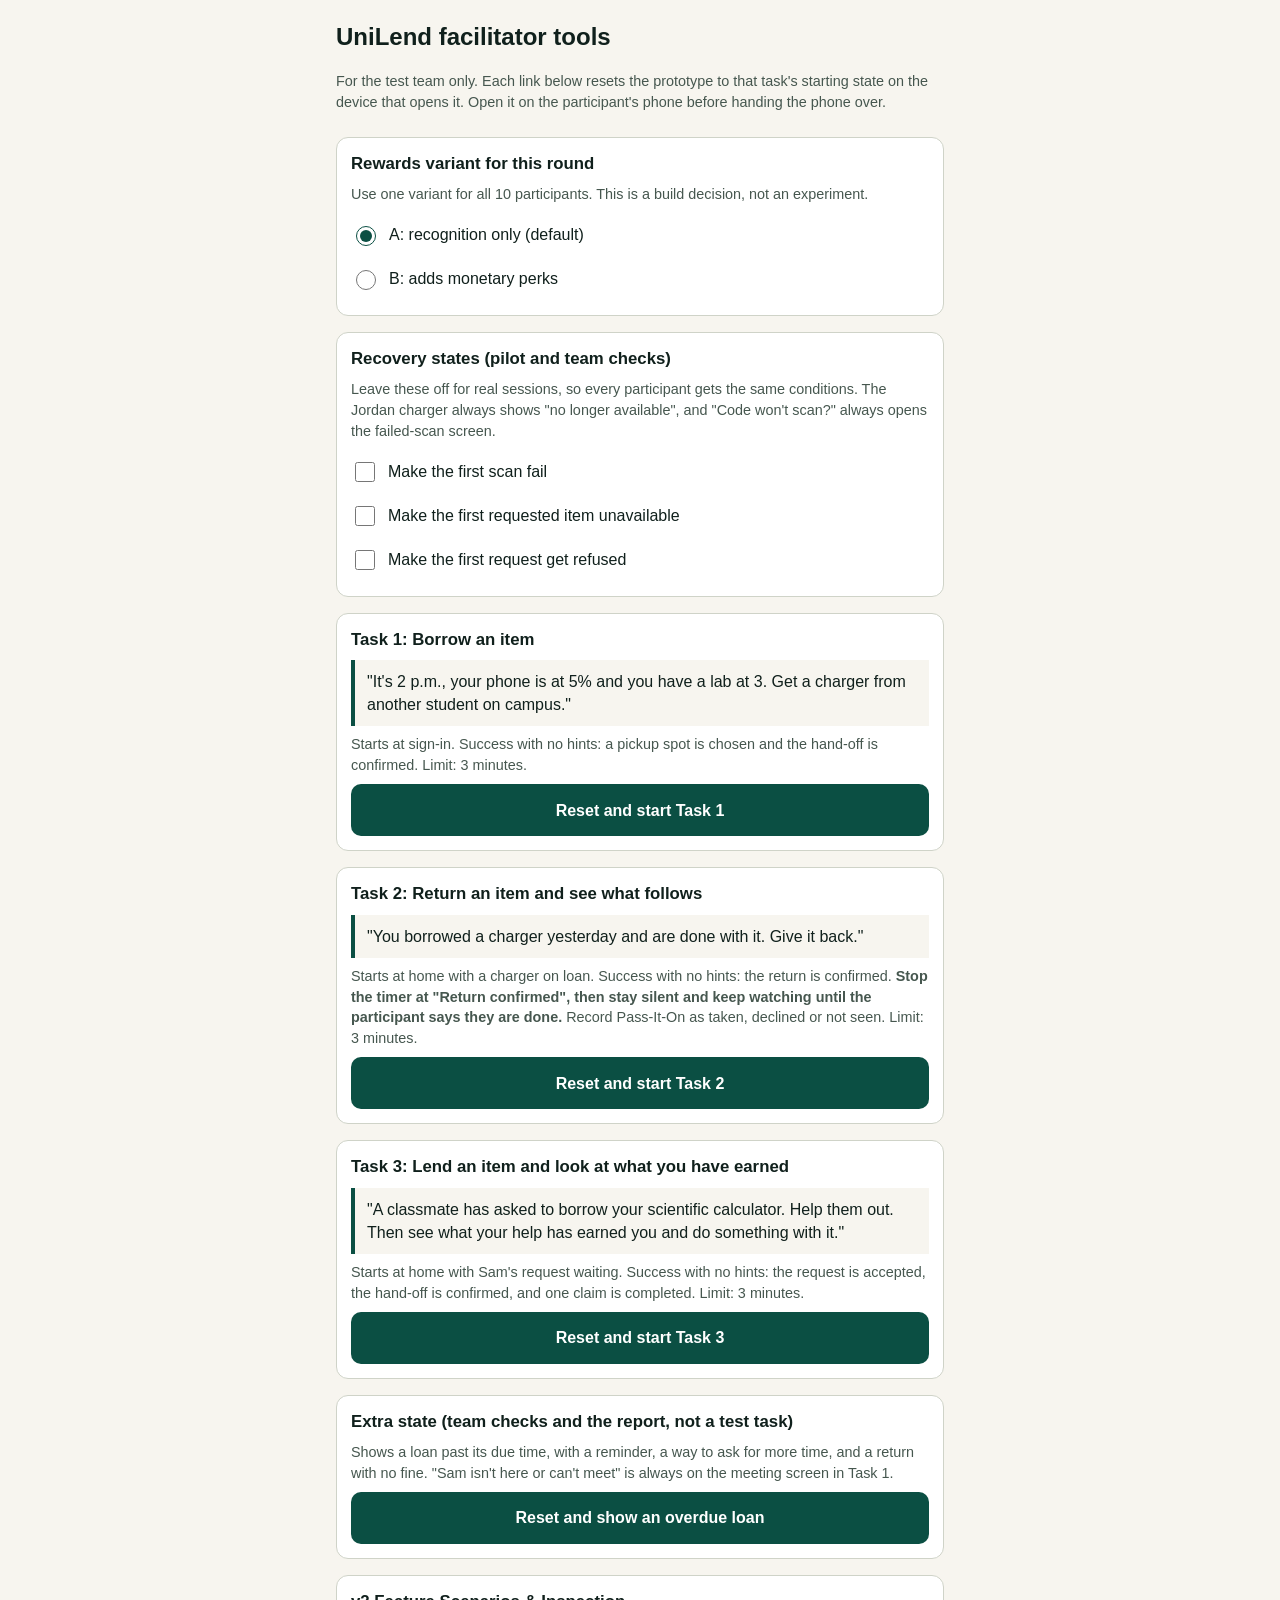
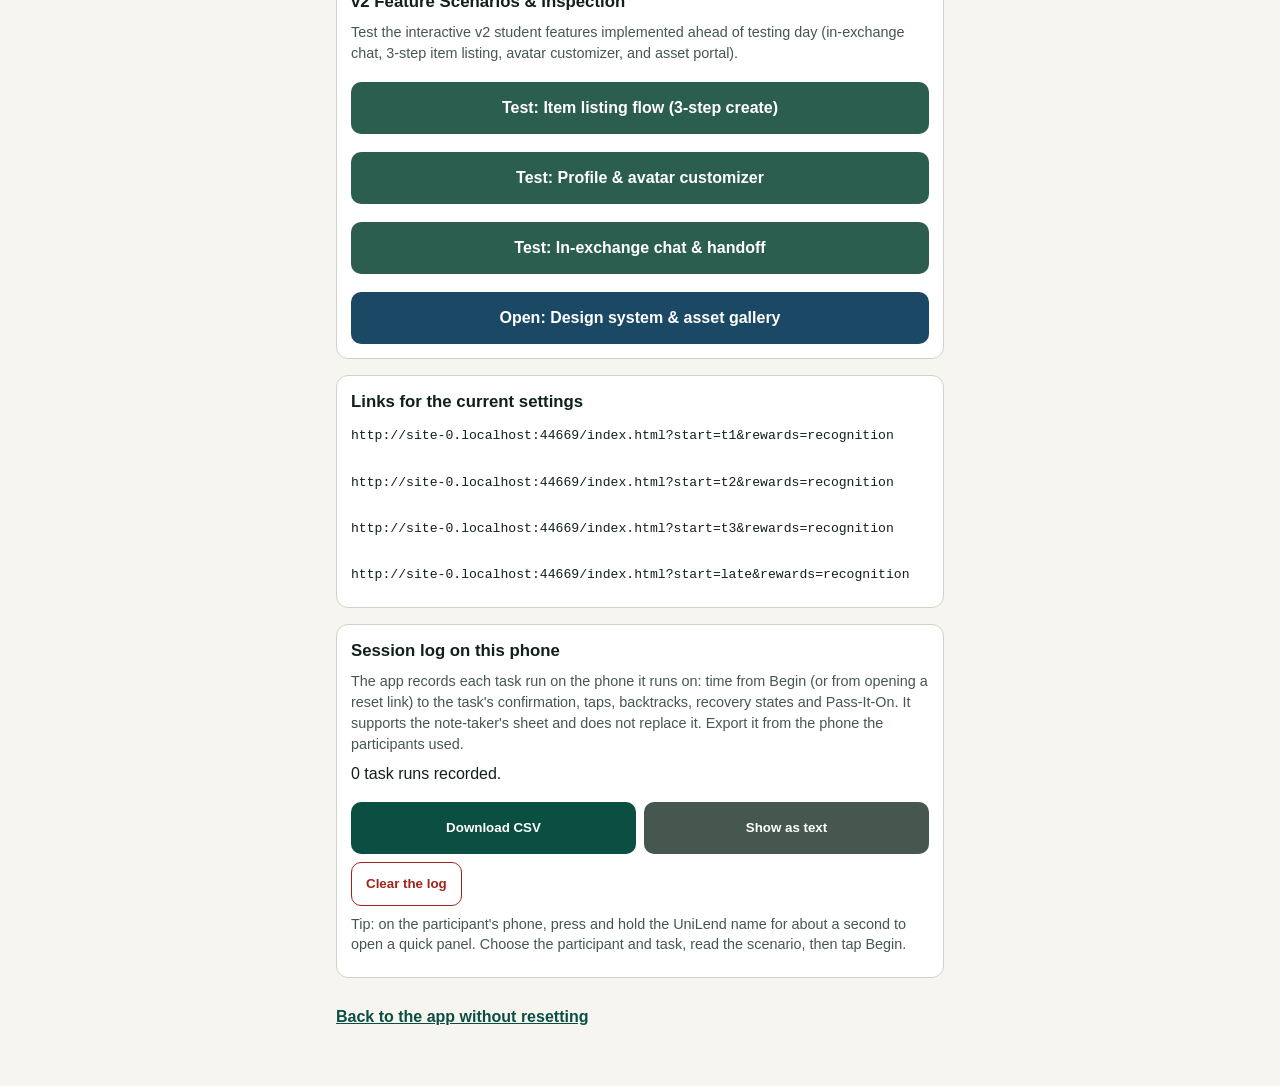
<file: facilitator.html>
<!doctype html>
<html lang="en-CA">
<head>
  <meta charset="utf-8">
  <meta name="viewport" content="width=device-width, initial-scale=1">
  <meta name="robots" content="noindex">
  <title>UniLend Facilitator Tools</title>
  <link rel="icon" href="favicon.ico" sizes="48x48">
  <link rel="icon" href="favicon.svg" type="image/svg+xml">
  <style>
    :root { --ink:#10201C; --soft:#46574F; --line:#CFD3C8; --brand:#0B4F43; --paper:#F7F5EF; font-family:-apple-system,BlinkMacSystemFont,"Segoe UI",Roboto,Helvetica,Arial,sans-serif; color-scheme: light; }
    * { box-sizing:border-box; }
    body { margin:0; background:var(--paper); color:var(--ink); line-height:1.45; }
    main { max-width:640px; margin:0 auto; padding:20px 16px 48px; display:flex; flex-direction:column; gap:16px; }
    h1 { margin:0; font-size:1.5rem; } h2 { margin:0 0 8px; font-size:1.05rem; }
    section { background:#FFF; border:1px solid var(--line); border-radius:12px; padding:14px; }
    p { margin:0 0 8px; }
    label { display:flex; align-items:center; gap:10px; min-height:44px; }
    input { width:20px; height:20px; accent-color:var(--brand); }
    .start { display:flex; align-items:center; justify-content:center; min-height:52px; margin-top:8px; padding:8px 14px; background:var(--brand); color:#FFF; font-weight:700; text-decoration:none; border-radius:10px; text-align:center; }
    .script { padding:10px 12px; margin:8px 0 0; background:var(--paper); border-left:4px solid var(--brand); }
    .soft { color:var(--soft); font-size:.9rem; }
    code { word-break:break-all; font-size:.82rem; }
    a.back { color:var(--brand); font-weight:600; min-height:44px; display:inline-flex; align-items:center; }
  </style>
</head>
<body>
<main>
  <h1>UniLend facilitator tools</h1>
  <p class="soft">For the test team only. Each link below resets the prototype to that task's starting state on the device that opens it. Open it on the participant's phone before handing the phone over.</p>

  <section>
    <h2>Rewards variant for this round</h2>
    <p class="soft">Use one variant for all 10 participants. This is a build decision, not an experiment.</p>
    <label><input type="radio" name="variant" value="recognition"> A: recognition only (default)</label>
    <label><input type="radio" name="variant" value="perks"> B: adds monetary perks</label>
    <p id="locked" class="soft" hidden>Locked in js/config.js after the freeze.</p>
  </section>

  <section>
    <h2>Recovery states (pilot and team checks)</h2>
    <p class="soft">Leave these off for real sessions, so every participant gets the same conditions. The Jordan charger always shows "no longer available", and "Code won't scan?" always opens the failed-scan screen.</p>
    <label><input type="checkbox" id="fail-scan"> Make the first scan fail</label>
    <label><input type="checkbox" id="fail-item"> Make the first requested item unavailable</label>
    <label><input type="checkbox" id="fail-decline"> Make the first request get refused</label>
  </section>

  <section>
    <h2>Task 1: Borrow an item</h2>
    <p class="script">"It's 2 p.m., your phone is at 5% and you have a lab at 3. Get a charger from another student on campus."</p>
    <p class="soft" style="margin-top:8px">Starts at sign-in. Success with no hints: a pickup spot is chosen and the hand-off is confirmed. Limit: 3 minutes.</p>
    <a class="start" data-task="t1" href="index.html?start=t1">Reset and start Task 1</a>
  </section>

  <section>
    <h2>Task 2: Return an item and see what follows</h2>
    <p class="script">"You borrowed a charger yesterday and are done with it. Give it back."</p>
    <p class="soft" style="margin-top:8px">Starts at home with a charger on loan. Success with no hints: the return is confirmed. <strong>Stop the timer at "Return confirmed", then stay silent and keep watching until the participant says they are done.</strong> Record Pass-It-On as taken, declined or not seen. Limit: 3 minutes.</p>
    <a class="start" data-task="t2" href="index.html?start=t2">Reset and start Task 2</a>
  </section>

  <section>
    <h2>Task 3: Lend an item and look at what you have earned</h2>
    <p class="script">"A classmate has asked to borrow your scientific calculator. Help them out. Then see what your help has earned you and do something with it."</p>
    <p class="soft" style="margin-top:8px">Starts at home with Sam's request waiting. Success with no hints: the request is accepted, the hand-off is confirmed, and one claim is completed. Limit: 3 minutes.</p>
    <a class="start" data-task="t3" href="index.html?start=t3">Reset and start Task 3</a>
  </section>

  <section>
    <h2>Extra state (team checks and the report, not a test task)</h2>
    <p class="soft">Shows a loan past its due time, with a reminder, a way to ask for more time, and a return with no fine. "Sam isn't here or can't meet" is always on the meeting screen in Task 1.</p>
    <a class="start" data-task="late" href="index.html?start=late">Reset and show an overdue loan</a>
  </section>

  <section>
    <h2>v2 Feature Scenarios &amp; Inspection</h2>
    <p class="soft">Test the interactive v2 student features implemented ahead of testing day (in-exchange chat, 3-step item listing, avatar customizer, and asset portal).</p>
    <div style="display:flex;flex-direction:column;gap:10px;margin-top:10px">
      <a class="start" style="background:#2C5E50" href="index.html#list-item">Test: Item listing flow (3-step create)</a>
      <a class="start" style="background:#2C5E50" href="index.html#profile">Test: Profile &amp; avatar customizer</a>
      <a class="start" style="background:#2C5E50" href="index.html#exchange?id=ex-1">Test: In-exchange chat &amp; handoff</a>
      <a class="start" style="background:#1B4965" href="assets.html">Open: Design system &amp; asset gallery</a>
    </div>
  </section>

  <section>
    <h2>Links for the current settings</h2>
    <p><code id="links"></code></p>
  </section>

  <section>
    <h2>Session log on this phone</h2>
    <p class="soft">The app records each task run on the phone it runs on: time from Begin (or from opening a reset link) to the task's confirmation, taps, backtracks, recovery states and Pass-It-On. It supports the note-taker's sheet and does not replace it. Export it from the phone the participants used.</p>
    <p id="log-count"></p>
    <p style="display:flex;gap:8px;flex-wrap:wrap"><button class="start" id="log-download" type="button" style="flex:1;border:0">Download CSV</button><button class="start" id="log-show" type="button" style="flex:1;border:0;background:#46574F">Show as text</button></p>
    <textarea id="log-text" readonly hidden style="width:100%;min-height:160px;font:12px Consolas,monospace"></textarea>
    <p><button id="log-clear" type="button" style="min-height:44px;background:none;border:1.5px solid #A0241C;color:#A0241C;border-radius:10px;padding:0 14px;font-weight:700">Clear the log</button></p>
    <p class="soft">Tip: on the participant's phone, press and hold the UniLend name for about a second to open a quick panel. Choose the participant and task, read the scenario, then tap Begin.</p>
  </section>

  <a class="back" href="index.html">Back to the app without resetting</a>
</main>
<script src="js/config.js?v=20261105154058"></script>
<script src="js/rewards.js?v=20261105154058"></script>
<script src="js/data.js?v=20261105154058"></script>
<script src="js/store.js?v=20261105154058"></script>
<script src="js/log.js?v=20261105154058"></script>
<script>
  (function () {
    var log = window.UNILEND_LOG;
    function count() {
      var n = log.runs().length;
      document.getElementById("log-count").textContent = n + (n === 1 ? " task run recorded." : " task runs recorded.");
    }
    document.getElementById("log-download").addEventListener("click", function () {
      var blob = new Blob([log.csv() + "\n"], { type: "text/csv" });
      var a = document.createElement("a");
      a.href = URL.createObjectURL(blob);
      a.download = "unilend-session-log-" + new Date().toISOString().slice(0, 10) + ".csv";
      document.body.appendChild(a);
      a.click();
      a.remove();
    });
    document.getElementById("log-show").addEventListener("click", function () {
      var t = document.getElementById("log-text");
      t.value = log.csv();
      t.hidden = false;
      t.select();
    });
    document.getElementById("log-clear").addEventListener("click", function () {
      if (confirm("Clear every recorded task run on this phone? Download it first if you need it.")) {
        log.clear();
        count();
      }
    });
    count();
  })();
</script>
<script>
  (function () {
    var cfg = window.UNILEND_CONFIG;
    var chosen = cfg.rewards;
    try {
      var saved = JSON.parse(localStorage.getItem("unilend.v1"));
      if (saved && saved.variant) chosen = saved.variant;
    } catch (e) {}
    if (cfg.lockVariant) chosen = cfg.rewards;

    var radios = document.querySelectorAll('input[name="variant"]');
    var failScan = document.getElementById("fail-scan");
    var failItem = document.getElementById("fail-item");
    var failDecline = document.getElementById("fail-decline");

    function update() {
      var fail = [];
      if (failScan.checked) fail.push("scan");
      if (failItem.checked) fail.push("item");
      if (failDecline.checked) fail.push("decline");
      var lines = [];
      document.querySelectorAll("a[data-task]").forEach(function (a) {
        var href = "index.html?start=" + a.getAttribute("data-task") + "&rewards=" + chosen + (fail.length ? "&fail=" + fail.join(",") : "");
        a.setAttribute("href", href);
        lines.push(new URL(href, location.href).href);
      });
      document.getElementById("links").innerHTML = lines.map(function (l) {
        return l.replace(/&/g, "&amp;");
      }).join("<br><br>");
    }

    radios.forEach(function (r) {
      r.checked = r.value === chosen;
      r.disabled = cfg.lockVariant;
      r.addEventListener("change", function () {
        chosen = r.value;
        update();
      });
    });
    document.getElementById("locked").hidden = !cfg.lockVariant;
    failScan.addEventListener("change", update);
    failItem.addEventListener("change", update);
    failDecline.addEventListener("change", update);
    update();
  })();
</script>
</body>
</html>
</file>
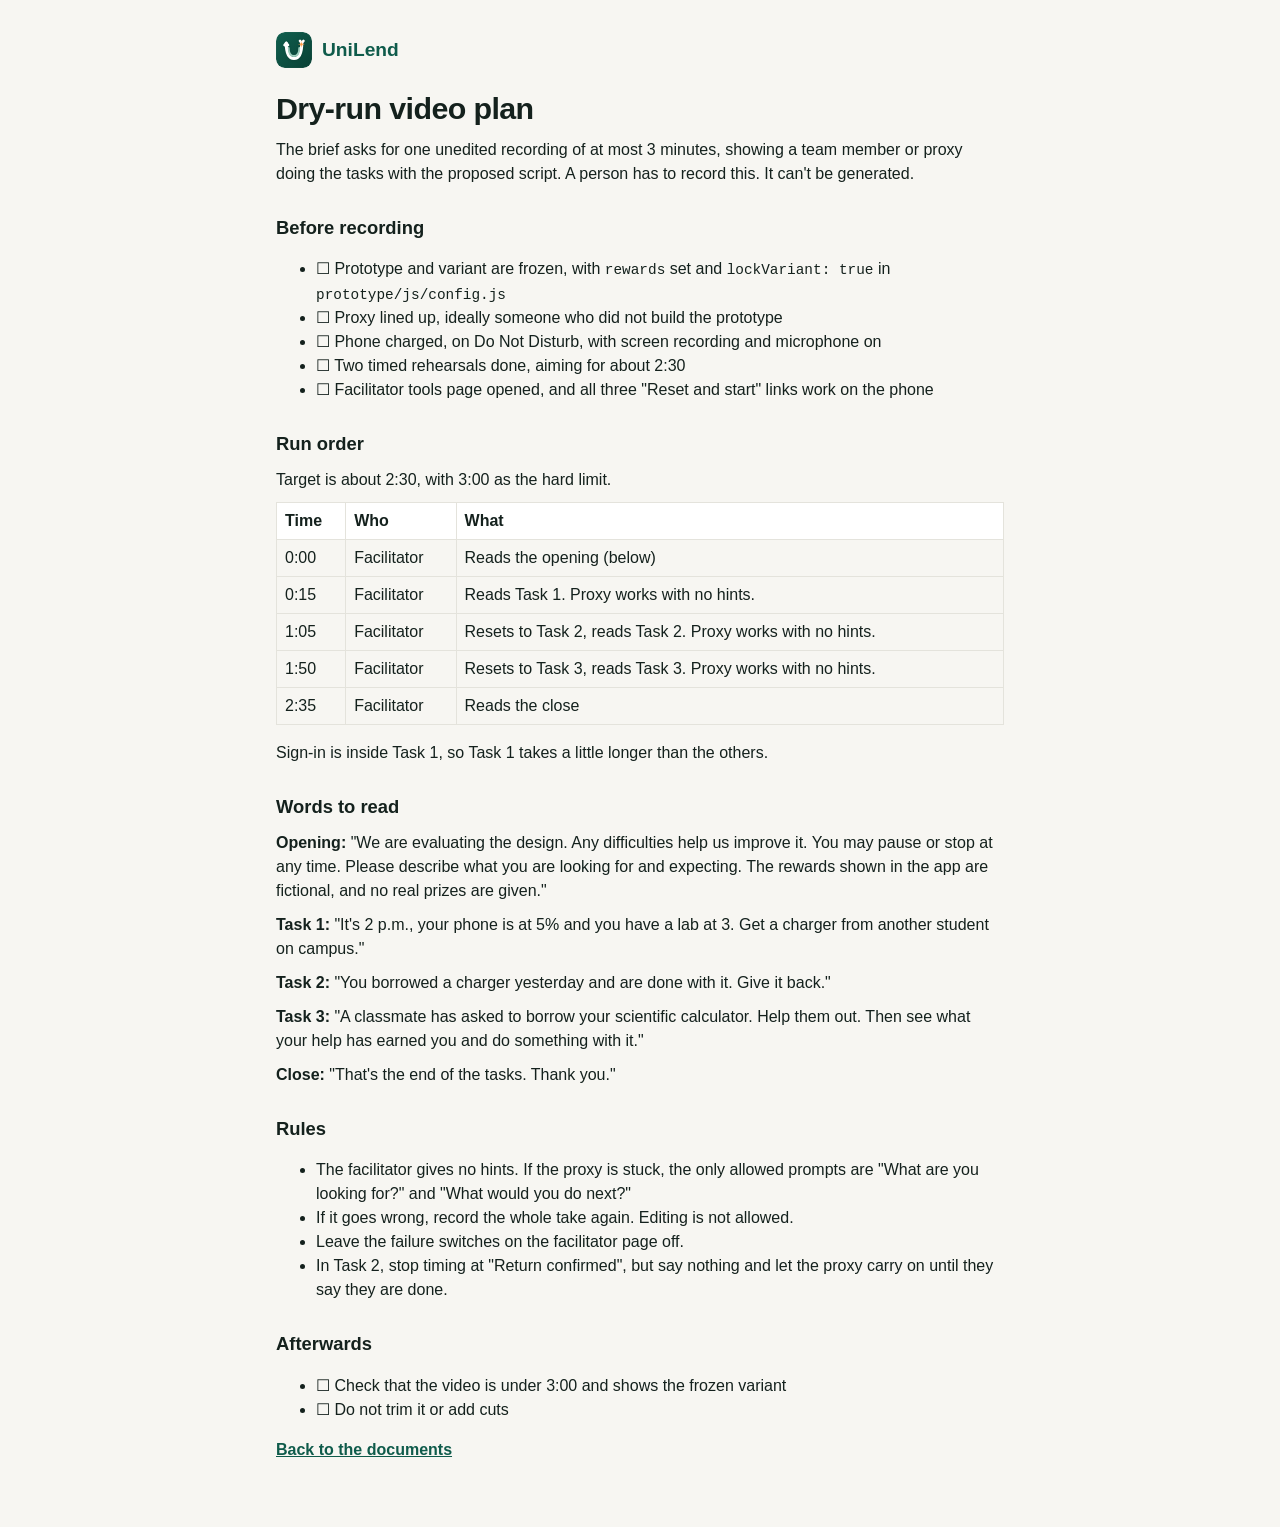
<file: docs/dry-run-video-plan.html>
<!doctype html>
<html lang="en-CA"><head><meta charset="utf-8"><meta name="viewport" content="width=device-width, initial-scale=1"><meta name="robots" content="noindex">
<title>Dry-run video plan</title><link rel="icon" href="../favicon.svg" type="image/svg+xml"><style>:root{--bg:#F7F6F2;--surface:#fff;--ink:#14211D;--ink-2:#4A5852;--line:#E4E3DC;--brand:#0F5B4B;color-scheme:light}
@media (prefers-color-scheme:dark){:root{--bg:#0F1513;--surface:#18201D;--ink:#E8EEEB;--ink-2:#A9B6B0;--line:#2B3531;--brand:#5FD3B2;color-scheme:dark}}
*{box-sizing:border-box}body{margin:0;background:var(--bg);color:var(--ink);font:16px/1.5 -apple-system,"Segoe UI",Roboto,Arial,sans-serif}
main{max-width:760px;margin:0 auto;padding:32px 16px 56px}h1{font-size:1.9rem;letter-spacing:-.02em;margin:0 0 6px}h2{font-size:1.15rem;margin:28px 0 10px}
p{margin:0 0 10px}.muted{color:var(--ink-2)}a{color:var(--brand);font-weight:650}
.list{list-style:none;margin:0;padding:0;background:var(--surface);border-radius:18px;overflow:hidden;box-shadow:0 0 0 1px var(--line)}
.list li+li{border-top:1px solid var(--line)}.list a{display:flex;justify-content:space-between;gap:12px;padding:16px 18px;min-height:56px;text-decoration:none}
.list small{color:var(--ink-2);font-weight:500;white-space:nowrap}.logo{display:flex;align-items:center;gap:10px;margin-bottom:18px;font-weight:800;color:var(--brand);font-size:1.2rem}
.logo img{width:36px;height:36px;border-radius:24%}table{border-collapse:collapse;width:100%;margin:8px 0 16px}th,td{border:1px solid var(--line);padding:6px 8px;text-align:left;vertical-align:top}
th{background:var(--surface)}code{font-size:.9em}</style></head>
<body><main><div class="logo"><img src="../assets/brand/logo-mark.svg" alt="">UniLend</div><h1>Dry-run video plan</h1>
<p>The brief asks for one unedited recording of at most 3 minutes, showing a team member or proxy doing the tasks with the proposed script. A person has to record this. It can't be generated.</p>
<h2>Before recording</h2>
<ul class="check">
<li>☐ Prototype and variant are frozen, with <code>rewards</code> set and <code>lockVariant: true</code> in <code>prototype/js/config.js</code></li>
<li>☐ Proxy lined up, ideally someone who did not build the prototype</li>
<li>☐ Phone charged, on Do Not Disturb, with screen recording and microphone on</li>
<li>☐ Two timed rehearsals done, aiming for about 2:30</li>
<li>☐ Facilitator tools page opened, and all three "Reset and start" links work on the phone</li>
</ul>
<h2>Run order</h2>
<p>Target is about 2:30, with 3:00 as the hard limit.</p>
<table><thead><tr><th>Time</th><th>Who</th><th>What</th></tr></thead><tbody><tr><td>0:00</td><td>Facilitator</td><td>Reads the opening (below)</td></tr><tr><td>0:15</td><td>Facilitator</td><td>Reads Task 1. Proxy works with no hints.</td></tr><tr><td>1:05</td><td>Facilitator</td><td>Resets to Task 2, reads Task 2. Proxy works with no hints.</td></tr><tr><td>1:50</td><td>Facilitator</td><td>Resets to Task 3, reads Task 3. Proxy works with no hints.</td></tr><tr><td>2:35</td><td>Facilitator</td><td>Reads the close</td></tr></tbody></table>
<p>Sign-in is inside Task 1, so Task 1 takes a little longer than the others.</p>
<h2>Words to read</h2>
<p><strong>Opening:</strong> "We are evaluating the design. Any difficulties help us improve it. You may pause or stop at any time. Please describe what you are looking for and expecting. The rewards shown in the app are fictional, and no real prizes are given."</p>
<p><strong>Task 1:</strong> "It's 2 p.m., your phone is at 5% and you have a lab at 3. Get a charger from another student on campus."</p>
<p><strong>Task 2:</strong> "You borrowed a charger yesterday and are done with it. Give it back."</p>
<p><strong>Task 3:</strong> "A classmate has asked to borrow your scientific calculator. Help them out. Then see what your help has earned you and do something with it."</p>
<p><strong>Close:</strong> "That's the end of the tasks. Thank you."</p>
<h2>Rules</h2>
<ul>
<li>The facilitator gives no hints. If the proxy is stuck, the only allowed prompts are "What are you looking for?" and "What would you do next?"</li>
<li>If it goes wrong, record the whole take again. Editing is not allowed.</li>
<li>Leave the failure switches on the facilitator page off.</li>
<li>In Task 2, stop timing at "Return confirmed", but say nothing and let the proxy carry on until they say they are done.</li>
</ul>
<h2>Afterwards</h2>
<ul class="check">
<li>☐ Check that the video is under 3:00 and shows the frozen variant</li>
<li>☐ Do not trim it or add cuts</li>
</ul><p><a href="index.html">Back to the documents</a></p></main></body></html>
</file>
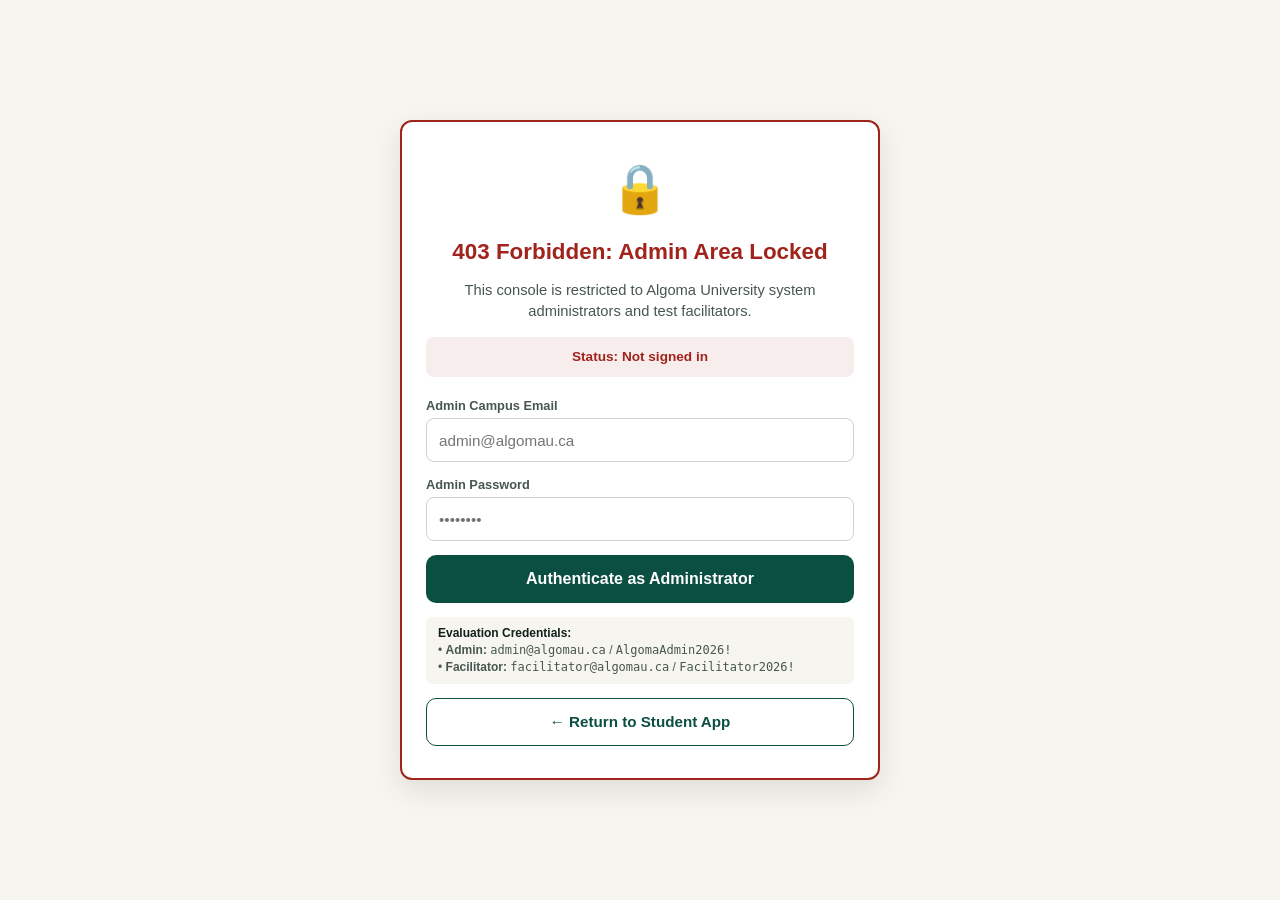
<file: v2/admin.html>
<!doctype html>
<html lang="en-CA">
<head>
  <meta charset="utf-8">
  <meta name="viewport" content="width=device-width, initial-scale=1">
  <meta name="robots" content="noindex">
  <title>UniLend Admin &amp; Facilitator Console</title>
  <link rel="icon" href="favicon.ico" sizes="48x48">
  <link rel="icon" href="favicon.svg" type="image/svg+xml">
  <link rel="stylesheet" href="css/app.css">
  <style>
    .admin-nav { display:flex; gap:8px; border-bottom:1px solid var(--line); padding:10px 16px; background:var(--card); overflow-x:auto; }
    .admin-tab { background:none; border:none; padding:8px 14px; font-weight:700; color:var(--soft); cursor:pointer; border-radius:6px; font-size:0.9rem; }
    .admin-tab.active { background:var(--brand); color:#FFF; }
    .metric-grid { display:grid; grid-template-columns:repeat(auto-fit, minmax(180px, 1fr)); gap:12px; margin-bottom:20px; }
    .metric-card { background:var(--card); border:1px solid var(--line); border-radius:var(--radius); padding:16px; }
    .metric-val { font-size:1.6rem; font-weight:800; color:var(--brand); margin-top:4px; }
  </style>
</head>
<body style="background:var(--paper);">

<!-- Access Denied Lockdown Overlay (Shown for non-admins) -->
<div id="admin-locked-gate" style="display:none; min-height:100vh; padding:40px 16px; align-items:center; justify-content:center;">
  <div style="background:var(--card); border:2px solid var(--danger); border-radius:var(--radius); padding:32px 24px; max-width:480px; width:100%; text-align:center; box-shadow:0 10px 30px rgba(0,0,0,0.1);">
    <div style="font-size:3rem; margin-bottom:12px;">🔒</div>
    <h1 style="color:var(--danger); font-size:1.4rem; font-weight:800;">403 Forbidden: Admin Area Locked</h1>
    <p style="margin:12px 0 16px; color:var(--soft); font-size:0.92rem; line-height:1.4;">
      This console is restricted to Algoma University system administrators and test facilitators.
    </p>
    <div id="gate-current-status" style="background:rgba(160,36,28,0.08); padding:10px; border-radius:8px; font-size:0.85rem; color:var(--danger); font-weight:600; margin-bottom:16px;">
      Status: <span id="gate-user-email">Not authenticated as administrator</span>
    </div>

    <!-- Real Administrator Credential Form (Zero Mockups) -->
    <form id="form-admin-login" style="display:flex; flex-direction:column; gap:10px; text-align:left; margin-bottom:14px;">
      <div id="admin-login-error" style="display:none; color:var(--danger); font-size:0.82rem; font-weight:700;"></div>
      <div>
        <label style="font-size:0.8rem; font-weight:700; color:var(--soft);">Admin Campus Email</label>
        <input type="email" id="admin-email-input" required class="search-input" style="width:100%; margin-top:2px;" placeholder="admin@algomau.ca">
      </div>
      <div>
        <label style="font-size:0.8rem; font-weight:700; color:var(--soft);">Admin Password</label>
        <input type="password" id="admin-pass-input" required class="search-input" style="width:100%; margin-top:2px;" placeholder="••••••••">
      </div>
      <button type="submit" class="primary-btn" style="width:100%; margin-top:4px;">Authenticate as Administrator</button>
    </form>

    <div style="font-size:0.75rem; color:var(--soft); margin-bottom:14px; text-align:left; background:var(--paper); padding:8px 12px; border-radius:6px; line-height:1.4;">
      <strong style="color:var(--ink);">Evaluation Credentials:</strong><br>
      &bull; <strong>Admin:</strong> <code>admin@algomau.ca</code> / <code>AlgomaAdmin2026!</code><br>
      &bull; <strong>Facilitator:</strong> <code>facilitator@algomau.ca</code> / <code>Facilitator2026!</code>
    </div>

    <a href="index.html" class="secondary-btn" style="text-decoration:none; text-align:center;">&larr; Return to Student App</a>
  </div>
</div>

<!-- Authorized Admin App Container -->
<div id="admin-app-container" class="app-container" style="max-width:1100px; display:none;">

  <!-- Admin Header -->
  <header class="app-header">
    <div style="display:flex; align-items:center; gap:10px;">
      <a href="index.html" class="brand-wrap">
        <img src="assets/brand/logo-mark.svg" alt="Mark">
        <span class="brand-text">UniLend</span>
      </a>
      <span class="admin-badge" id="admin-role-badge">Admin &bull; Facilitator</span>
    </div>
    <div style="display:flex; align-items:center; gap:10px;">
      <span style="font-size:0.85rem; color:var(--soft); font-weight:600;" id="admin-user-display">admin@algomau.ca</span>
      <button class="secondary-btn" id="btn-admin-signout" style="min-height:34px; font-size:0.8rem; padding:0 10px;">Sign Out</button>
      <a href="index.html" class="primary-btn" style="min-height:34px; font-size:0.85rem; padding:0 12px; text-decoration:none;">&larr; Student View</a>
    </div>
  </header>

  <!-- Admin Nav -->
  <nav class="admin-nav">
    <button class="admin-tab active" data-pane="dash">Dashboard</button>
    <button class="admin-tab" data-pane="scenarios">Scenario Templates</button>
    <button class="admin-tab" data-pane="partner">Partner Console (Wizard-of-Oz)</button>
    <button class="admin-tab" data-pane="roles">Accounts &amp; RBAC</button>
    <button class="admin-tab" data-pane="study">Study Mode &amp; Logging</button>
  </nav>

  <!-- Content Panes -->
  <main style="padding:20px 16px;">

    <!-- Dashboard Pane -->
    <div id="pane-dash" class="admin-section">
      <div class="metric-grid">
        <div class="metric-card">
          <div style="font-size:0.85rem; color:var(--soft); font-weight:700;">Active Exchanges</div>
          <div class="metric-val" id="met-active">3</div>
        </div>
        <div class="metric-card">
          <div style="font-size:0.85rem; color:var(--soft); font-weight:700;">Total Lends Today</div>
          <div class="metric-val" id="met-lends">18</div>
        </div>
        <div class="metric-card">
          <div style="font-size:0.85rem; color:var(--soft); font-weight:700;">Active Chain Nodes</div>
          <div class="metric-val" id="met-chains">7</div>
        </div>
        <div class="metric-card">
          <div style="font-size:0.85rem; color:var(--soft); font-weight:700;">Security Alerts (Audit)</div>
          <div class="metric-val" style="color:var(--brand);" id="met-audit">0</div>
        </div>
      </div>

      <div style="background:var(--card); border:1px solid var(--line); border-radius:var(--radius); padding:18px;">
        <h2 style="font-size:1.15rem; font-weight:800; margin-bottom:12px;">Live Campus Exchanges</h2>
        <table style="width:100%; border-collapse:collapse; font-size:0.9rem;">
          <thead>
            <tr style="text-align:left; border-bottom:1px solid var(--line); color:var(--soft);">
              <th style="padding:8px 0;">Item</th>
              <th>Borrower</th>
              <th>Lender</th>
              <th>Spot</th>
              <th>Status</th>
            </tr>
          </thead>
          <tbody id="dash-exchanges-tbody">
            <tr style="border-bottom:1px solid var(--line);">
              <td style="padding:10px 0; font-weight:700;">Phone charger (USB-C)</td>
              <td>Participant (You)</td>
              <td>Sam</td>
              <td>Wishart Library</td>
              <td><span class="item-status-tag">ACTIVE</span></td>
            </tr>
            <tr style="border-bottom:1px solid var(--line);">
              <td style="padding:10px 0; font-weight:700;">Scientific calculator</td>
              <td>Sam</td>
              <td>Participant (You)</td>
              <td>Student Centre</td>
              <td><span class="item-status-tag">REQUESTED</span></td>
            </tr>
          </tbody>
        </table>
      </div>
    </div>

    <!-- Scenarios Pane -->
    <div id="pane-scenarios" class="admin-section" style="display:none;">
      <div style="margin-bottom:16px;">
        <h2 style="font-size:1.25rem; font-weight:800;">Scenario Templates (Instant Reset &lt; 1s)</h2>
        <p style="color:var(--soft); font-size:0.9rem; margin-top:4px;">Inject starting test conditions for any participant phone before handing it over.</p>
      </div>

      <div style="display:grid; grid-template-columns:repeat(auto-fit, minmax(280px, 1fr)); gap:14px;">
        <div class="metric-card">
          <h3 style="font-size:1.05rem; font-weight:800;">Task 1: Fresh Participant</h3>
          <p style="font-size:0.85rem; color:var(--soft); margin:6px 0 14px;">Signed-in student with 15 points. Ready to search and borrow.</p>
          <button class="primary-btn btn-apply-sc" data-sc="t1" style="width:100%;">Apply T1 Starting State</button>
        </div>

        <div class="metric-card">
          <h3 style="font-size:1.05rem; font-weight:800;">Task 2: Active Loan to Return</h3>
          <p style="font-size:0.85rem; color:var(--soft); margin:6px 0 14px;">Borrowed charger from Sam yesterday, due in 4 hours.</p>
          <button class="primary-btn btn-apply-sc" data-sc="t2" style="width:100%;">Apply T2 Starting State</button>
        </div>

        <div class="metric-card">
          <h3 style="font-size:1.05rem; font-weight:800;">Task 3: Incoming Request</h3>
          <p style="font-size:0.85rem; color:var(--soft); margin:6px 0 14px;">Sam requested scientific calculator, ready to accept and hand off.</p>
          <button class="primary-btn btn-apply-sc" data-sc="t3" style="width:100%;">Apply T3 Starting State</button>
        </div>

        <div class="metric-card">
          <h3 style="font-size:1.05rem; font-weight:800;">Scenario: Overdue Loan</h3>
          <p style="font-size:0.85rem; color:var(--soft); margin:6px 0 14px;">Past due time with no fine and 1-tap extension.</p>
          <button class="primary-btn btn-apply-sc" data-sc="late" style="width:100%;">Apply Overdue State</button>
        </div>
      </div>
    </div>

    <!-- Partner Console (Wizard of Oz) -->
    <div id="pane-partner" class="admin-section" style="display:none;">
      <h2 style="font-size:1.25rem; font-weight:800; margin-bottom:6px;">Partner Console (Wizard-of-Oz)</h2>
      <p style="color:var(--soft); font-size:0.9rem; margin-bottom:16px;">Control demo accounts (Sam, Mei, Jordan) in real time while a participant tests the app.</p>

      <div style="background:var(--card); border:1px solid var(--line); border-radius:var(--radius); padding:16px; display:flex; flex-direction:column; gap:12px;">
        <div>
          <label style="font-size:0.85rem; font-weight:700;">Act as Demo Account:</label>
          <select id="partner-select-actor" class="search-input" style="width:100%; margin-top:4px;">
            <option value="Sam">Sam (Phone Charger Lender)</option>
            <option value="Mei">Mei (Adapter Lender)</option>
            <option value="Jordan">Jordan (Laptop Charger)</option>
          </select>
        </div>

        <div style="display:flex; gap:10px; flex-wrap:wrap;">
          <button class="secondary-btn" id="btn-quick-accept">1-Tap: Accept Pending Request</button>
          <button class="secondary-btn" id="btn-quick-arrived">1-Tap: "I've Arrived at Spot"</button>
          <button class="secondary-btn" id="btn-quick-confirm">1-Tap: Confirm Hand-off</button>
        </div>

        <div>
          <label style="font-size:0.85rem; font-weight:700;">Send Direct Message to Participant:</label>
          <div style="display:flex; gap:8px; margin-top:4px;">
            <input type="text" id="partner-custom-msg" class="search-input" style="flex:1;" placeholder="e.g. I am sitting near the window wearing a red scarf">
            <button class="primary-btn" id="btn-send-partner-msg">Send</button>
          </div>
        </div>
      </div>
    </div>

    <!-- Accounts & Roles (RBAC Management) -->
    <div id="pane-roles" class="admin-section" style="display:none;">
      <h2 style="font-size:1.25rem; font-weight:800; margin-bottom:6px;">Role-Based Access Control (RBAC)</h2>
      <p style="color:var(--soft); font-size:0.9rem; margin-bottom:16px;">Locked Admin API: Manage student accounts and assign elevated roles.</p>

      <div style="background:var(--card); border:1px solid var(--line); border-radius:var(--radius); padding:18px;">
        <table style="width:100%; border-collapse:collapse; font-size:0.9rem;">
          <thead>
            <tr style="text-align:left; border-bottom:1px solid var(--line); color:var(--soft);">
              <th style="padding:8px 0;">User Email</th>
              <th>Role</th>
              <th>Status</th>
              <th>Action</th>
            </tr>
          </thead>
          <tbody>
            <tr style="border-bottom:1px solid var(--line);">
              <td style="padding:12px 0; font-weight:700;">admin@algomau.ca</td>
              <td><span style="background:var(--brand); color:#FFF; font-size:0.75rem; padding:2px 8px; border-radius:4px; font-weight:700;">ADMIN</span></td>
              <td>Active</td>
              <td><span style="color:var(--soft); font-size:0.8rem;">Protected</span></td>
            </tr>
            <tr style="border-bottom:1px solid var(--line);">
              <td style="padding:12px 0; font-weight:700;">facilitator@algomau.ca</td>
              <td><span style="background:#2C5E50; color:#FFF; font-size:0.75rem; padding:2px 8px; border-radius:4px; font-weight:700;">FACILITATOR</span></td>
              <td>Active</td>
              <td><button class="secondary-btn" style="min-height:30px; font-size:0.75rem; padding:0 8px;">Edit Role</button></td>
            </tr>
            <tr style="border-bottom:1px solid var(--line);">
              <td style="padding:12px 0; font-weight:700;">p01@algomau.ca</td>
              <td><span style="background:var(--paper); color:var(--ink); font-size:0.75rem; padding:2px 8px; border-radius:4px; font-weight:700; border:1px solid var(--line);">STUDENT</span></td>
              <td>Active</td>
              <td><button class="secondary-btn" style="min-height:30px; font-size:0.75rem; padding:0 8px;">Promote</button></td>
            </tr>
          </tbody>
        </table>
      </div>
    </div>

    <!-- Study Mode Pane -->
    <div id="pane-study" class="admin-section" style="display:none;">
      <h2 style="font-size:1.25rem; font-weight:800; margin-bottom:6px;">Study Configuration &amp; Logging</h2>
      <p style="color:var(--soft); font-size:0.9rem; margin-bottom:16px;">Configure rewards variant (A vs B) and download study metrics.</p>

      <div style="background:var(--card); border:1px solid var(--line); border-radius:var(--radius); padding:16px; display:flex; flex-direction:column; gap:14px;">
        <div>
          <label style="font-weight:700; font-size:0.95rem;">Active Rewards Variant:</label>
          <div style="display:flex; gap:16px; margin-top:8px;">
            <label style="display:flex; align-items:center; gap:8px;">
              <input type="radio" name="var-radio" value="recognition" checked> Variant A (Recognition Only)
            </label>
            <label style="display:flex; align-items:center; gap:8px;">
              <input type="radio" name="var-radio" value="perks"> Variant B (Monetary Perks)
            </label>
          </div>
        </div>

        <div style="border-top:1px solid var(--line); padding-top:14px;">
          <h3 style="font-size:1rem; font-weight:800; margin-bottom:8px;">Export Study Session Log</h3>
          <p style="color:var(--soft); font-size:0.85rem; margin-bottom:10px;">Downloads timestamps, taps, backtracks, and Pass-It-On conversion data.</p>
          <button class="primary-btn" id="btn-export-csv" style="display:inline-flex;">Download Session CSV</button>
        </div>
      </div>
    </div>

  </main>

</div>

<script type="module">
  import { api } from "./js/data/api.js";
  import { auth } from "./js/data/auth.js";

  // Security Gate Validation: Locked Admin Area
  function enforceAdminSecurity() {
    const user = auth.getUser();
    const gate = document.getElementById("admin-locked-gate");
    const app = document.getElementById("admin-app-container");

    if (!user || !auth.isAdmin()) {
      // 403 Forbidden: Lock down the admin console
      gate.style.display = "flex";
      app.style.display = "none";
      document.getElementById("gate-user-email").textContent = user ? `${user.email} (Role: ${user.role})` : "Not signed in";
      return false;
    } else {
      // Authorized admin or facilitator
      gate.style.display = "none";
      app.style.display = "flex";
      document.getElementById("admin-user-display").textContent = user.email;
      document.getElementById("admin-role-badge").textContent = user.role.toUpperCase();
      return true;
    }
  }

  auth.onAuthStateChanged(enforceAdminSecurity);

  // Admin Credential Authentication
  const adminForm = document.getElementById("form-admin-login");
  const adminErr = document.getElementById("admin-login-error");

  adminForm?.addEventListener("submit", async (e) => {
    e.preventDefault();
    adminErr.style.display = "none";
    const email = document.getElementById("admin-email-input").value;
    const pass = document.getElementById("admin-pass-input").value;

    try {
      const user = await auth.signInWithCredentials(email, pass);
      if (user.role !== "admin" && user.role !== "facilitator") {
        throw new Error(`Access Denied (403): Account ${user.email} is a ${user.role} and does not have administrator privileges.`);
      }
      adminForm.reset();
      enforceAdminSecurity();
    } catch (err) {
      adminErr.textContent = err.message;
      adminErr.style.display = "block";
    }
  });

  document.getElementById("btn-admin-signout")?.addEventListener("click", () => {
    auth.signOut();
    enforceAdminSecurity();
  });

  // Tab Switching
  document.querySelectorAll(".admin-tab").forEach((btn) => {
    btn.addEventListener("click", () => {
      document.querySelectorAll(".admin-tab").forEach(b => b.classList.remove("active"));
      btn.classList.add("active");
      const target = btn.getAttribute("data-pane");
      document.querySelectorAll(".admin-section").forEach(sec => sec.style.display = "none");
      document.getElementById("pane-" + target).style.display = "block";
    });
  });

  // Apply Scenarios
  document.querySelectorAll(".btn-apply-sc").forEach((btn) => {
    btn.addEventListener("click", () => {
      const sc = btn.getAttribute("data-sc");
      api.applyScenario(sc);
      alert("Applied " + sc.toUpperCase() + " scenario state! Open the student app to inspect.");
    });
  });

  // Variant Switcher
  document.querySelectorAll('input[name="var-radio"]').forEach((radio) => {
    radio.addEventListener("change", (e) => {
      api.setVariant(e.target.value);
    });
  });

  // Partner Console Actions
  document.getElementById("btn-quick-accept")?.addEventListener("click", () => {
    const state = api.get();
    if (state.incomingRequests.length > 0) {
      api.acceptRequest(state.incomingRequests[0].id);
      alert("Accepted pending request!");
    } else {
      alert("No pending incoming requests to accept.");
    }
  });

  document.getElementById("btn-quick-arrived")?.addEventListener("click", () => {
    const actor = document.getElementById("partner-select-actor").value;
    const state = api.get();
    const ex = state.activeLoans[0] || state.incomingRequests[0];
    if (ex) {
      api.sendMessage(ex.id, `Hi! I've arrived at ${ex.spotName}.`);
      alert("Sent arrival message as " + actor);
    }
  });

  document.getElementById("btn-send-partner-msg")?.addEventListener("click", () => {
    const text = document.getElementById("partner-custom-msg").value.trim();
    if (!text) return;
    const state = api.get();
    const ex = state.activeLoans[0] || state.incomingRequests[0];
    if (ex) {
      api.sendMessage(ex.id, text);
      document.getElementById("partner-custom-msg").value = "";
      alert("Message sent!");
    }
  });

  // Export CSV
  document.getElementById("btn-export-csv")?.addEventListener("click", () => {
    const csvContent = "participant_id,variant,task,time_sec,taps,pass_it_on\nP01,A,T1,45.2,8,not_seen\nP02,A,T2,38.1,6,taken\nP03,A,T3,52.4,7,taken\n";
    const blob = new Blob([csvContent], { type: "text/csv" });
    const a = document.createElement("a");
    a.href = URL.createObjectURL(blob);
    a.download = `unilend-v2-study-log-${new Date().toISOString().slice(0,10)}.csv`;
    a.click();
  });
</script>
</body>
</html>
</file>
<file: css/app.css>
/* UniLend design system: calm, native-feeling, one clear next step per screen.
   Phone first. 700px and up: tablet. 1024px and up: desktop with a sidebar.
   Short screens (a phone in landscape) get a compact layout. */
:root {
  --bg: #F7F6F2;
  --surface: #FFFFFF;
  --surface-2: #EFEEE8;
  --ink: #14211D;
  --ink-2: #4A5852;
  --line: #E4E3DC;
  --line-strong: #B9BEB4;
  --brand: #0F5B4B;
  --brand-strong: #0A4438;
  --brand-soft: #E2F0EA;
  --brand-mid: #9CCDBD;
  --warm: #9A4300;
  --warm-soft: #FCEEDF;
  --warm-line: #EBC59D;
  --danger: #B42318;
  --danger-soft: #FDECEA;
  --gold: #6F4E00;
  --gold-soft: #FCF0CC;
  --camera: #0D1412;
  --r-l: 22px;
  --r-m: 16px;
  --r-s: 12px;
  --tap: 48px;
  --shadow-1: 0 1px 2px rgba(20, 33, 29, .05), 0 3px 12px rgba(20, 33, 29, .05);
  --shadow-2: 0 2px 6px rgba(20, 33, 29, .07), 0 12px 28px rgba(20, 33, 29, .1);
  --on-brand: #FFFFFF;
  --on-brand-2: #D6ECE4;
  --on-warm: #FFFFFF;
  --hdr-bg: rgba(247, 246, 242, .92);
  --fade0: rgba(247, 246, 242, 0);
  --tabs-bg: rgba(255, 255, 255, .96);
  --hover: rgba(20, 33, 29, .06);
  --brand-soft-hover: #D3E9E0;
  --danger-soft-hover: #F9DAD6;
  --warm-soft-hover: #F9E3CC;
  --banner-bg: #14211D;
  --toast-bg: #14211D;
  --toast-ink: #FFFFFF;
  --chip-on-bg: #14211D;
  --chip-on-ink: #FFFFFF;
  --placeholder: #6B7871;
  --notice-ink: #5E2800;
  --mine-bg: #FFFBEF;
  --map-bg: #E9EEE6;
  --map-bld: #FFFFFF;
  --map-bld-line: #CDD5CA;
  --map-path: #D7DCD2;
  --t-bolt-bg: #FCF0CC; --t-bolt: #6F4E00;
  --t-plug-bg: #E0EBFA; --t-plug: #174A86;
  --t-book-bg: #ECE6F8; --t-book: #4B2E8A;
  --t-flask-bg: #DDF1F1; --t-flask: #0C5356;
  --t-umb-bg: #E5E8F7; --t-umb: #2F3A86;
  --t-calc-bg: #F8E5DE; --t-calc: #7F3213;
  --balance-a: #0F5B4B;
  --pic-bg: #EFEEE8;
  --balance-b: #17796A;
  --flow-width: 560px;
  --wide-width: 1120px;
  font-family: -apple-system, BlinkMacSystemFont, "SF Pro Text", "Segoe UI", Roboto, Helvetica, Arial, sans-serif;
  color-scheme: light;
}

* { box-sizing: border-box; }
html, body { margin: 0; height: 100%; background: var(--bg); color: var(--ink); }
body { font-size: 16px; line-height: 1.45; -webkit-text-size-adjust: 100%; -webkit-font-smoothing: antialiased; }
h1, h2, h3, p { margin: 0; }
h1 { font-size: 1.2rem; line-height: 1.2; letter-spacing: -.015em; }
h2 { font-size: 1.1rem; line-height: 1.3; letter-spacing: -.01em; }
h1:focus { outline: none; }
button, input, select { font: inherit; color: inherit; }
button, a, label.choice { -webkit-tap-highlight-color: transparent; }
button { cursor: pointer; }
:focus-visible { outline: 3px solid #C25A00; outline-offset: 2px; }
.only-desktop { display: none !important; }
.muted { color: var(--ink-2); }
.small { font-size: .875rem; }
.visually-hidden { position: absolute !important; width: 1px; height: 1px; overflow: hidden; clip: rect(0 0 0 0); white-space: nowrap; }

/* ---------- Frame ---------- */
.shell { position: relative; display: flex; flex-direction: column; width: 100%; height: 100dvh; overflow: hidden; }
#screen { order: 1; flex: 1; min-height: 0; overflow-y: auto; -webkit-overflow-scrolling: touch; display: flex; flex-direction: column; }
#tabs { order: 2; }
#screen.enter > * { animation: enter .2s ease-out; }
@keyframes enter { from { opacity: 0; transform: translateY(6px); } to { opacity: 1; transform: none; } }

.page { --px: 16px; --pb: 24px; display: flex; flex-direction: column; gap: 16px; width: 100%; max-width: var(--flow-width); margin: 0 auto; padding: 12px var(--px) var(--pb); flex: 1; }
.page.wide { max-width: var(--wide-width); }
.split, .col { display: flex; flex-direction: column; gap: 16px; }
.sec-head { display: flex; align-items: baseline; justify-content: space-between; gap: 8px; font-size: 1.05rem; margin-top: 4px; }
.sec-head small { font-size: .82rem; font-weight: 600; color: var(--ink-2); }
.section-title { margin-top: 4px; }

/* ---------- Headers ---------- */
.hdr { position: sticky; top: 0; z-index: 3; display: flex; align-items: center; gap: 2px; min-height: 56px; padding: 4px max(6px, calc((100% - var(--flow-width)) / 2 + 2px)); background: var(--hdr-bg); backdrop-filter: saturate(1.4) blur(10px); flex: none; }
.hdr h1 { flex: 1; font-size: 1.1rem; font-weight: 700; }
.hdr.wide { min-height: 64px; padding-inline: max(16px, calc((100% - var(--wide-width)) / 2 + 16px)); }
.hdr.wide h1 { font-size: 1.75rem; font-weight: 800; letter-spacing: -.025em; }
.iconbtn { display: inline-flex; align-items: center; justify-content: center; flex: none; width: var(--tap); height: var(--tap); padding: 0; background: none; border: 0; border-radius: 50%; color: var(--ink); }
.iconbtn svg { width: 24px; height: 24px; }
.home-hdr { display: flex; align-items: center; gap: 12px; width: 100%; max-width: var(--wide-width); margin: 0 auto; padding: 14px 16px 2px; flex: none; }
.home-hdr h1 { flex: 1; font-size: 1.55rem; }
.brand { font-weight: 800; letter-spacing: -.035em; color: var(--brand); user-select: none; -webkit-user-select: none; -webkit-touch-callout: none; }
.avatar { display: inline-flex; align-items: center; justify-content: center; width: 40px; height: 40px; border-radius: 50%; background: var(--brand); color: var(--on-brand); font-weight: 800; font-size: 1rem; }
.avatar.lg { width: 56px; height: 56px; font-size: 1.3rem; }
.avatar.sm { width: 32px; height: 32px; font-size: .85rem; }

/* ---------- Progress through a flow ---------- */
.stepper { display: flex; flex-direction: column; gap: 8px; }
.stepper .bars { display: flex; gap: 6px; }
.stepper .bars i { flex: 1; height: 5px; border-radius: 3px; background: var(--line); }
.stepper .bars i.on { background: var(--brand); }
.stepper span { font-size: .82rem; font-weight: 700; color: var(--ink-2); letter-spacing: .01em; }
.timeline { list-style: none; margin: 0; padding: 4px 0; display: flex; flex-direction: column; }
.timeline li { position: relative; display: flex; align-items: flex-start; gap: 12px; padding: 0 0 18px; color: var(--ink-2); }
.timeline li:last-child { padding-bottom: 0; }
.timeline li::before { content: ""; position: absolute; left: 11px; top: 24px; bottom: 0; width: 2px; background: var(--line); }
.timeline li:last-child::before { display: none; }
.timeline .dot { position: relative; z-index: 1; flex: none; display: flex; align-items: center; justify-content: center; width: 24px; height: 24px; border-radius: 50%; border: 2px solid var(--line-strong); background: var(--surface); }
.timeline .dot svg { width: 14px; height: 14px; }
.timeline li.done { color: var(--ink); }
.timeline li.done .dot { background: var(--brand); border-color: var(--brand); color: var(--on-brand); }
.timeline li.done::before { background: var(--brand-mid); }
.timeline li.now { color: var(--ink); font-weight: 700; }
.timeline li.now .dot { border-color: var(--brand); box-shadow: 0 0 0 4px var(--brand-soft); }
.timeline li.now .dot::after { content: ""; width: 8px; height: 8px; border-radius: 50%; background: var(--brand); }
.timeline .t { padding-top: 1px; line-height: 1.35; }

/* ---------- Buttons ---------- */
.btn { display: flex; align-items: center; justify-content: center; gap: 8px; width: 100%; min-height: 54px; padding: 10px 20px; border-radius: var(--r-m); border: 0; background: var(--brand-soft); color: var(--brand-strong); font-weight: 700; font-size: 1.02rem; text-align: center; text-decoration: none; transition: background-color .12s, transform .08s, box-shadow .12s; }
.btn:active { transform: scale(.985); }
.btn.primary { background: var(--brand); color: var(--on-brand); box-shadow: 0 4px 14px rgba(15, 91, 75, .28); }
.btn.quiet { background: none; font-weight: 650; color: var(--brand-strong); text-decoration: underline; text-underline-offset: 4px; text-decoration-thickness: 1.5px; min-height: var(--tap); }
.btn.danger { background: var(--danger-soft); color: var(--danger); }
.btn.fit { width: auto; min-height: 44px; padding: 0 16px; flex: none; }
.actions { display: flex; flex-direction: column; gap: 8px; margin-top: auto; padding-top: 14px; position: sticky; bottom: 0; z-index: 2; margin-inline: calc(var(--px) * -1); margin-bottom: calc(var(--pb) * -1); padding-inline: var(--px); padding-bottom: 16px; background: linear-gradient(to bottom, var(--fade0), var(--bg) 16px); }
.actions.plain { position: static; background: none; margin: 4px 0 0; padding: 0; }

/* ---------- Surfaces and rows ---------- */
.card { background: var(--surface); border-radius: var(--r-l); padding: 18px; display: flex; flex-direction: column; gap: 10px; box-shadow: var(--shadow-1); }
.list { display: flex; flex-direction: column; gap: 10px; }
button.row { width: 100%; text-align: left; font: inherit; }
.row { display: flex; align-items: center; gap: 14px; min-height: 76px; padding: 12px 14px; background: var(--surface); border: 0; border-radius: var(--r-l); box-shadow: var(--shadow-1); transition: box-shadow .14s, transform .14s, background-color .12s; }
button.row:active { transform: scale(.993); }
.row .body { flex: 1; min-width: 0; }
.row .title { font-weight: 700; display: block; line-height: 1.28; }
.row .sub { color: var(--ink-2); font-size: .875rem; display: block; margin-top: 3px; }
.row.compact { min-height: 58px; }
/* Grouped lists: one surface, hairline dividers, far fewer boxes */
.list.grouped { gap: 0; background: var(--surface); border-radius: var(--r-l); box-shadow: var(--shadow-1); overflow: hidden; }
.list.grouped > .row { border-radius: 0; box-shadow: none; background: transparent; }
.list.grouped > .row + .row { box-shadow: inset 0 1px 0 var(--line); }
.list.grouped > .row:active { transform: none; background: var(--surface-2); }
.thumb { flex: none; display: flex; align-items: center; justify-content: center; width: 48px; height: 48px; border-radius: 14px; background: var(--brand-soft); color: var(--brand); }
.thumb svg { width: 25px; height: 25px; }
.thumb:has(.i-bolt) { background: var(--t-bolt-bg); color: var(--t-bolt); }
.thumb:has(.i-plug) { background: var(--t-plug-bg); color: var(--t-plug); }
.thumb:has(.i-book) { background: var(--t-book-bg); color: var(--t-book); }
.thumb:has(.i-flask) { background: var(--t-flask-bg); color: var(--t-flask); }
.thumb:has(.i-umbrella) { background: var(--t-umb-bg); color: var(--t-umb); }
.thumb:has(.i-calc) { background: var(--t-calc-bg); color: var(--t-calc); }
.thumb:has(.i-people) { background: var(--warm-soft); color: var(--warm); }
.chev { flex: none; width: 20px; height: 20px; color: var(--line-strong); }
/* "Right now": the thing that needs you */
.alert-row { background: var(--brand); color: var(--on-brand); box-shadow: 0 8px 22px rgba(15, 91, 75, .3); }
.alert-row .sub { color: var(--on-brand-2); }
.alert-row .chev { color: var(--on-brand-2); }
.alert-row .thumb { background: var(--surface); }
.pill { display: inline-flex; align-items: center; gap: 4px; flex: none; padding: 3px 10px; border-radius: 99px; font-size: .78rem; font-weight: 700; background: var(--brand-soft); color: var(--brand-strong); }
.pill.star { background: var(--gold-soft); color: var(--gold); vertical-align: middle; }
.pill.star svg { width: 13px; height: 13px; }
.pill.warn { background: var(--warm-soft); color: var(--warm); }
.kv { display: grid; grid-template-columns: auto 1fr; gap: 10px 16px; margin: 0; padding-top: 12px; border-top: 1px solid var(--line); }
.kv dt { color: var(--ink-2); }
.kv dd { margin: 0; font-weight: 650; text-align: right; }
.card.kv { padding-top: 18px; border-top: 0; }

/* ---------- Pictures from assets/ ---------- */
.thumb img.pic { width: 100%; height: 100%; object-fit: contain; }
.thumb:has(img.pic) { background: var(--pic-bg); padding: 3px; }
.alert-row .thumb:has(img.pic) { background: #FFFFFF; }
.hero:has(img.pic) { background: var(--pic-bg); }
.hero img.pic { height: 92%; width: auto; max-width: 94%; }
img.avatar { object-fit: cover; background: var(--surface-2); padding: 0; }
.zone-pic { flex: none; width: 66px; height: 50px; object-fit: cover; border-radius: 10px; }
.brand .logo { width: 1.15em; height: 1.15em; vertical-align: -0.2em; margin-right: .3em; border-radius: 24%; }
.side-brand .logo { width: 1.25em; height: 1.25em; }

/* ---------- Item page ---------- */
.hero { display: flex; align-items: center; justify-content: center; height: 150px; border-radius: var(--r-l); background: var(--brand-soft); color: var(--brand); }
.hero svg { width: 68px; height: 68px; stroke-width: 1.6; }
.hero:has(.i-bolt) { background: var(--t-bolt-bg); color: var(--t-bolt); }
.hero:has(.i-plug) { background: var(--t-plug-bg); color: var(--t-plug); }
.hero:has(.i-book) { background: var(--t-book-bg); color: var(--t-book); }
.hero:has(.i-flask) { background: var(--t-flask-bg); color: var(--t-flask); }
.hero:has(.i-umbrella) { background: var(--t-umb-bg); color: var(--t-umb); }
.hero:has(.i-calc) { background: var(--t-calc-bg); color: var(--t-calc); }
.item-title { font-size: 1.45rem; line-height: 1.2; letter-spacing: -.02em; }
.owner { display: flex; align-items: center; gap: 12px; }
.owner .who { font-weight: 700; display: block; }
.owner .meta { font-size: .85rem; color: var(--ink-2); display: flex; align-items: center; gap: 5px; }
.owner .meta svg { width: 15px; height: 15px; color: var(--brand); }
.facts { display: grid; grid-template-columns: repeat(3, 1fr); gap: 8px; }
.fact { background: var(--surface); border-radius: var(--r-m); padding: 12px 10px; box-shadow: var(--shadow-1); }
.fact span { display: block; font-size: .75rem; font-weight: 700; color: var(--ink-2); text-transform: uppercase; letter-spacing: .04em; }
.fact strong { display: block; margin-top: 3px; font-size: .92rem; line-height: 1.25; }

/* ---------- Fields, search and chips ---------- */
.field { display: flex; flex-direction: column; gap: 8px; font-weight: 650; }
.input { width: 100%; min-height: 54px; padding: 10px 16px; border: 1.5px solid var(--line-strong); border-radius: var(--r-m); background: var(--surface); font-weight: 400; transition: border-color .12s, box-shadow .12s; }
.input:focus { border-color: var(--brand); outline: none; box-shadow: 0 0 0 4px var(--brand-soft); }
.input::placeholder { color: var(--placeholder); }
select.input { appearance: auto; }
.searchbox { position: relative; display: block; }
.searchbox svg { position: absolute; left: 16px; top: 16px; width: 22px; height: 22px; color: var(--ink-2); pointer-events: none; }
.searchbox .input { padding-left: 48px; border-color: transparent; box-shadow: var(--shadow-1); }
.searchbox .input:focus { border-color: var(--brand); }
.search-label { font-size: 1.35rem; font-weight: 800; letter-spacing: -.02em; }
.error { color: var(--danger); font-weight: 650; font-size: .92rem; }
.chips { display: flex; gap: 8px; overflow-x: auto; margin: 0 -16px; padding: 2px 16px 6px; scrollbar-width: none; flex: none; }
.chips::-webkit-scrollbar { display: none; }
.chip { flex: none; min-height: 44px; padding: 0 16px; border-radius: 99px; border: 0; background: var(--surface); box-shadow: inset 0 0 0 1.5px var(--line); font-weight: 650; font-size: .9rem; transition: background-color .12s; }
.chip[aria-pressed="true"] { background: var(--chip-on-bg); color: var(--chip-on-ink); box-shadow: none; }

/* ---------- Pickup spots and the campus map ---------- */
.choice { display: flex; align-items: center; gap: 14px; min-height: 70px; padding: 12px 16px; background: var(--surface); border-radius: var(--r-m); box-shadow: var(--shadow-1), inset 0 0 0 2px transparent; cursor: pointer; transition: box-shadow .12s, background-color .12s; }
.choice input { width: 22px; height: 22px; accent-color: var(--brand); flex: none; }
.choice:has(input:checked) { background: var(--brand-soft); box-shadow: inset 0 0 0 2px var(--brand); }
.choice .title { font-weight: 700; display: block; }
.choice .sub { color: var(--ink-2); font-size: .875rem; display: block; }
.zones { border: 0; padding: 0; margin: 0; min-width: 0; }
.zones legend { padding: 0; margin-bottom: 10px; width: 100%; }
.map { display: block; width: 100%; height: auto; border-radius: var(--r-l); background: var(--map-bg); }
.map .bld { fill: var(--map-bld); stroke: var(--map-bld-line); stroke-width: 1.5; }
.map .path { fill: none; stroke: var(--map-path); stroke-width: 7; stroke-linecap: round; }
.map .pin { fill: var(--line-strong); transition: fill .15s; }
.map .lbl { font: 700 11px -apple-system, "Segoe UI", Roboto, Arial, sans-serif; fill: var(--ink-2); }
form:has(input[value="library"]:checked) .pin-library,
form:has(input[value="student-centre"]:checked) .pin-student-centre,
form:has(input[value="cafe"]:checked) .pin-cafe { fill: var(--brand); }
form:has(input[value="library"]:checked) .lbl-library,
form:has(input[value="student-centre"]:checked) .lbl-student-centre,
form:has(input[value="cafe"]:checked) .lbl-cafe { fill: var(--brand-strong); }

/* ---------- Confirmation states ---------- */
.state { display: flex; flex-direction: column; align-items: center; gap: 10px; padding: 20px 8px 6px; text-align: center; }
.state h2 { font-size: 1.45rem; letter-spacing: -.02em; }
.state .mark { display: flex; align-items: center; justify-content: center; width: 80px; height: 80px; border-radius: 50%; background: var(--brand); color: var(--on-brand); box-shadow: 0 0 0 10px var(--brand-soft); margin-bottom: 10px; }
.state .mark svg { width: 40px; height: 40px; }
.state .mark.bad { background: var(--danger); box-shadow: 0 0 0 10px var(--danger-soft); }
.state .mark.wait { background: var(--brand-soft); color: var(--brand); box-shadow: none; }
#screen.enter .state .mark { animation: pop .32s cubic-bezier(.2, 1.4, .4, 1); }
@keyframes pop { from { transform: scale(.6); } to { transform: scale(1); } }
.spin { width: 40px; height: 40px; border-radius: 50%; border: 4px solid var(--brand-mid); border-top-color: var(--brand); animation: spin 1s linear infinite; }
@keyframes spin { to { transform: rotate(360deg); } }
.gain { display: inline-flex; align-items: center; gap: 6px; padding: 6px 14px; border-radius: 99px; background: var(--brand-soft); font-weight: 800; color: var(--brand-strong); }
.notice { display: flex; align-items: flex-start; gap: 10px; padding: 14px 16px; border-radius: var(--r-m); background: var(--warm-soft); color: var(--notice-ink); }
.notice svg { flex: none; width: 22px; height: 22px; margin-top: 1px; }
.notice.good { background: var(--brand-soft); color: var(--brand-strong); }

/* ---------- Camera-style scan ---------- */
.scan { background: var(--camera); color: #FFF; flex: 1; display: flex; flex-direction: column; }
.scan .hdr { background: var(--camera); color: #FFF; backdrop-filter: none; }
.scan .iconbtn { color: #FFF; }
.scan .page { align-items: center; text-align: center; }
.scan .stepper { width: 100%; }
.scan .stepper .bars i { background: #34413C; }
.scan .stepper .bars i.on { background: #6FE3C0; }
.scan .stepper span { color: #CFE3DC; }
.viewfinder { position: relative; width: min(78vw, 300px); aspect-ratio: 1; padding: 22px; margin: 8px 0; border: 0; background: #1F2A27; border-radius: 24px; color: #000; flex: none; }
.viewfinder .qr { display: block; width: 100%; height: 100%; background: #FFF; padding: 10px; border-radius: 8px; }
.viewfinder::before { content: ""; position: absolute; inset: 8px; border: 4px solid #6FE3C0; border-radius: 16px; pointer-events: none; clip-path: polygon(0 0, 22% 0, 22% 100%, 78% 100%, 78% 0, 100% 0, 100% 22%, 0 22%, 0 78%, 100% 78%, 100% 100%, 0 100%); }
.scanline { position: absolute; left: 22px; right: 22px; top: 22px; height: 3px; background: #6FE3C0; box-shadow: 0 0 12px #6FE3C0; animation: scanline 2.2s ease-in-out infinite alternate; pointer-events: none; }
@keyframes scanline { to { top: calc(100% - 25px); } }
.viewfinder.reading .scanline { animation: none; top: 50%; }
.scan .btn.quiet { color: #FFF; }
.scan .hint { color: #CFE3DC; }
.scan .actions { position: static; background: none; width: 100%; margin: auto 0 0; padding: 0; }

/* ---------- Help chain ---------- */
.lead { font-size: 1.55rem; line-height: 1.2; letter-spacing: -.025em; }
.chain-card { background: var(--warm-soft); border-radius: var(--r-l); padding: 18px; display: flex; flex-direction: column; gap: 12px; }
.chain { display: flex; flex-wrap: wrap; align-items: center; gap: 4px; margin: 0; padding: 0; list-style: none; }
.chain li { display: flex; align-items: center; gap: 4px; font-weight: 700; font-size: .875rem; }
.chain .node { padding: 6px 12px; border-radius: 99px; background: var(--surface); box-shadow: inset 0 0 0 1.5px var(--warm); color: var(--warm); }
.chain .node.me { background: var(--warm); color: var(--on-warm); box-shadow: none; }
.chain .node.next { box-shadow: none; border: 1.5px dashed var(--warm); }
.chain li:not(:last-child)::after { content: "\2192"; color: var(--warm); }
.chain-count { font-weight: 800; color: var(--warm); }
button.chain-mini { display: flex; align-items: center; gap: 12px; width: 100%; min-height: 56px; padding: 10px 16px; text-align: left; background: var(--warm-soft); border: 0; border-radius: var(--r-m); color: var(--warm); font-weight: 700; font-size: .92rem; }
.chain-mini svg:first-child { width: 22px; height: 22px; flex: none; }
.chain-mini .chev { color: var(--warm); margin-left: auto; }
.choice-cards .row .thumb { width: 52px; height: 52px; }

/* ---------- Rewards and community ---------- */
.balance { background: linear-gradient(140deg, var(--balance-a), var(--balance-b)); color: #FFF; border-radius: var(--r-l); padding: 20px; display: flex; flex-direction: column; gap: 4px; box-shadow: 0 10px 26px rgba(15, 91, 75, .3); }
.balance > span { font-weight: 650; color: #D6ECE4; }
.balance strong { font-size: 3rem; line-height: 1.02; letter-spacing: -.03em; }
.progress { margin-top: 10px; display: flex; flex-direction: column; gap: 6px; font-size: .86rem; color: #E3F3ED; }
.progress .bar { height: 8px; border-radius: 4px; background: rgba(255, 255, 255, .22); overflow: hidden; }
.progress .bar i { display: block; height: 100%; border-radius: 4px; background: #FFF; }
.reward .cost { font-weight: 800; white-space: nowrap; color: var(--brand); }
.banner { display: flex; align-items: center; gap: 12px; height: 72px; padding: 10px 18px; border-radius: var(--r-l); background: var(--banner-bg); color: #FFF; font-weight: 700; line-height: 1.25; }
.banner svg { flex: none; width: 24px; height: 24px; color: #F4C860; }
.stats { display: grid; grid-template-columns: repeat(3, 1fr); gap: 8px; }
.stat { background: var(--surface); border-radius: var(--r-m); padding: 14px 6px; text-align: center; box-shadow: var(--shadow-1); }
.stat strong { display: block; font-size: 1.5rem; line-height: 1.1; color: var(--brand); letter-spacing: -.02em; }
.stat span { font-size: .76rem; color: var(--ink-2); display: block; line-height: 1.2; margin-top: 4px; }
.seg { display: grid; grid-template-columns: 1fr 1fr; gap: 4px; padding: 4px; background: var(--surface-2); border-radius: var(--r-m); }
.seg button { min-height: 44px; border: 0; border-radius: var(--r-s); background: none; font-weight: 700; color: var(--ink-2); }
.seg button[aria-pressed="true"] { background: var(--surface); color: var(--ink); box-shadow: var(--shadow-1); }
.board { list-style: none; margin: 0; padding: 0; background: var(--surface); border-radius: var(--r-l); box-shadow: var(--shadow-1); overflow: hidden; }
.board li { display: flex; align-items: center; gap: 12px; min-height: 52px; padding: 8px 18px; }
.board li + li { box-shadow: inset 0 1px 0 var(--line); }
.board .rank { width: 24px; font-weight: 800; color: var(--ink-2); }
.board .who { flex: 1; font-weight: 650; }
.board .me { background: var(--brand-soft); }
.wall { margin: 0; padding: 0; list-style: none; display: grid; gap: 10px; }
.wall li { padding: 14px 16px; background: var(--surface); border-radius: var(--r-m); box-shadow: var(--shadow-1), inset 4px 0 0 var(--brand); font-size: .93rem; }
.wall li.mine { background: var(--mine-bg); box-shadow: var(--shadow-1), inset 4px 0 0 #C89400; }
.footnote { font-size: .8rem; color: var(--ink-2); text-align: center; }
details.card summary { min-height: 28px; font-weight: 700; cursor: pointer; }
details.card ul { margin: 6px 0 0; padding-left: 20px; }
.empty { padding: 24px 16px; text-align: center; align-items: center; }
.profile-head { display: flex; align-items: center; gap: 14px; }

/* ---------- Sign-in ---------- */
.auth { display: flex; flex-direction: column; flex: 1; }
.welcome { position: relative; overflow: hidden; background: linear-gradient(150deg, #0F5B4B, #17796A); color: #FFF; padding: 34px 22px 28px; display: flex; flex-direction: column; gap: 6px; flex: none; }
.welcome::after { content: ""; position: absolute; right: -60px; top: -60px; width: 200px; height: 200px; border-radius: 50%; background: rgba(255, 255, 255, .07); pointer-events: none; }
.welcome .brand { color: #FFF; font-size: 2.3rem; line-height: 1.05; }
.welcome .line { font-size: 1.15rem; font-weight: 650; }
.perks-free { display: none; }
.auth h1 { font-size: 1.6rem; letter-spacing: -.02em; }
.auth .actions { position: static; margin-inline: 0; margin-bottom: 0; padding: 8px 0 0; background: none; }

/* ---------- Tabs ---------- */
#tabs { display: flex; flex: none; background: var(--tabs-bg); backdrop-filter: blur(10px); box-shadow: 0 -1px 0 var(--line); padding: 4px 4px env(safe-area-inset-bottom); }
#tabs[hidden] { display: none; }
.tab { position: relative; flex: 1; display: flex; flex-direction: column; align-items: center; justify-content: center; gap: 3px; min-height: 60px; background: none; border: 0; font-size: .74rem; font-weight: 650; color: var(--ink-2); }
.tab .ico { display: flex; align-items: center; justify-content: center; width: 56px; height: 30px; border-radius: 15px; transition: background-color .15s; }
.tab svg { width: 23px; height: 23px; }
.tab[aria-current="page"] { color: var(--brand-strong); font-weight: 800; }
.tab[aria-current="page"] .ico { background: var(--brand-soft); }
.badge { position: absolute; top: 4px; left: calc(50% + 8px); min-width: 18px; height: 18px; padding: 0 5px; border-radius: 9px; background: var(--danger); color: #FFF; font-size: .7rem; font-weight: 800; line-height: 18px; text-align: center; box-shadow: 0 0 0 2px var(--surface); }

/* ---------- Notices ---------- */
#toast { position: absolute; left: 12px; right: 12px; top: 62px; z-index: 5; pointer-events: none; display: flex; justify-content: center; }
.toast-box { display: flex; align-items: center; gap: 10px; width: 100%; max-width: 520px; padding: 10px 16px; min-height: 52px; background: var(--toast-bg); color: var(--toast-ink); border-radius: var(--r-m); font-weight: 650; box-shadow: var(--shadow-2); animation: enter .2s ease-out; }
.toast-box span { flex: 1; }
.toast-box button { pointer-events: auto; min-height: 44px; padding: 0 14px; background: var(--hover); border: 1.5px solid currentColor; border-radius: 10px; color: inherit; font-weight: 750; }
#offline { position: absolute; top: 8px; left: 50%; transform: translateX(-50%); z-index: 6; width: max-content; max-width: calc(100% - 24px); padding: 6px 14px; border-radius: 99px; background: #5E2800; color: #FFF; font-size: .82rem; font-weight: 700; text-align: center; pointer-events: none; }
#offline[hidden] { display: none; }

/* ---------- Facilitator panel ---------- */
#panel { position: absolute; inset: 0; z-index: 10; display: flex; align-items: center; justify-content: center; padding: 16px; background: rgba(20, 33, 29, .55); }
#panel[hidden] { display: none; }
.panel-box { width: 100%; max-width: 420px; max-height: 100%; overflow-y: auto; display: flex; flex-direction: column; gap: 12px; padding: 22px; background: var(--surface); border-radius: var(--r-l); box-shadow: var(--shadow-2); }
.panel-tasks { display: grid; grid-template-columns: repeat(3, 1fr); gap: 8px; }
.script-text { padding: 12px 14px; border-radius: var(--r-s); background: var(--bg); box-shadow: inset 4px 0 0 var(--brand); font-size: 1.02rem; }

/* ---------- Pointer devices ---------- */
@media (hover: hover) {
  button.row:hover { box-shadow: var(--shadow-2); transform: translateY(-1px); }
  .list.grouped > button.row:hover { box-shadow: none; transform: none; background: var(--bg); }
  .list.grouped > button.row + button.row:hover { box-shadow: inset 0 1px 0 var(--line); }
  button.row.alert-row:hover { background: var(--brand-strong); }
  .btn:hover { background: var(--brand-soft-hover); }
  .btn.primary:hover { background: var(--brand-strong); }
  .btn.danger:hover { background: var(--danger-soft-hover); }
  .btn.quiet:hover { background: var(--hover); }
  .scan .btn.quiet:hover { background: rgba(255, 255, 255, .1); }
  .chip:not([aria-pressed="true"]):hover { background: var(--brand-soft); }
  .iconbtn:hover { background: var(--hover); }
  .scan .iconbtn:hover { background: rgba(255, 255, 255, .12); }
  .choice:not(:has(input:checked)):hover { background: var(--surface-2); }
  .tab:not([aria-current="page"]):hover { color: var(--ink); }
  .tab:not([aria-current="page"]):hover .ico { background: var(--surface-2); }
  button.chain-mini:hover { background: var(--warm-soft-hover); }
}

/* ---------- Tablet ---------- */
@media (min-width: 700px) {
  .page { --px: 24px; --pb: 32px; padding-top: 18px; gap: 18px; }
  .home-hdr { padding: 22px 24px 2px; }
  .hdr.wide { padding-inline: max(24px, calc((100% - var(--wide-width)) / 2 + 24px)); }
  .chips { margin: 0; padding: 2px 0 4px; flex-wrap: wrap; overflow: visible; }
  .grid-list, .list.grouped.grid-list { display: grid; grid-template-columns: repeat(auto-fill, minmax(300px, 1fr)); gap: 12px; background: none; box-shadow: none; overflow: visible; border-radius: 0; }
  .list.grouped.grid-list > .row, .list.grouped.grid-list > .row + .row { border-radius: var(--r-l); background: var(--surface); box-shadow: var(--shadow-1); }
  .wall { grid-template-columns: repeat(auto-fill, minmax(280px, 1fr)); }
  .state { padding-top: 32px; }
  .split.two { display: grid; grid-template-columns: minmax(0, 1fr) minmax(0, 1fr); gap: 28px; align-items: start; }
  .split.two > .span-all { grid-column: 1 / -1; }
  .hero { height: 190px; }
  #toast { top: 70px; }
}

/* ---------- Desktop ---------- */
@media (min-width: 1024px) {
  .only-desktop { display: flex !important; }
  .only-mobile { display: none !important; }
  span.only-desktop { display: inline !important; }
  .shell { flex-direction: row; }
  #tabs { order: 0; flex-direction: column; gap: 4px; width: 252px; height: 100%; padding: 24px 14px; background: var(--surface); box-shadow: 1px 0 0 var(--line); overflow-y: auto; }
  #screen { order: 1; }
  .side-brand { padding: 2px 14px 22px; font-size: 1.65rem; }
  .tab { flex: none; flex-direction: row; justify-content: flex-start; gap: 10px; min-height: 50px; padding: 0 8px; border-radius: var(--r-m); font-size: .98rem; }
  .tab .ico { width: 34px; height: 34px; border-radius: 11px; }
  .tab[aria-current="page"] { background: var(--brand-soft); }
  .tab[aria-current="page"] .ico { background: none; }
  .tab.push { margin-top: auto; }
  .badge { position: static; margin-left: auto; box-shadow: none; }
  .home-hdr { padding: 34px 32px 0; }
  .home-hdr h1 { font-size: 2rem; letter-spacing: -.03em; }
  .home-hdr .iconbtn { display: none; }
  .page { --px: 32px; --pb: 40px; padding-top: 24px; gap: 20px; }
  .hdr { min-height: 66px; padding-inline: max(16px, calc((100% - var(--flow-width)) / 2 + 24px)); }
  .hdr.wide { min-height: 76px; padding-inline: max(32px, calc((100% - var(--wide-width)) / 2 + 32px)); }
  .hdr.wide h1 { font-size: 2rem; }
  .split.two { gap: 36px; }
  .sticky-col { position: sticky; top: 96px; }
  .auth { flex-direction: row; min-height: 100%; }
  .welcome { flex: 1 1 50%; justify-content: center; padding: 64px clamp(40px, 7vw, 110px); gap: 14px; }
  .welcome::after { width: 420px; height: 420px; right: -120px; top: -120px; }
  .welcome .brand { font-size: 3.5rem; }
  .welcome .line { font-size: 1.65rem; line-height: 1.25; }
  .perks-free { display: flex; flex-direction: column; gap: 12px; margin: 20px 0 0; padding: 0; list-style: none; font-size: 1.04rem; color: #D6ECE4; }
  .perks-free li { display: flex; align-items: center; gap: 10px; }
  .perks-free svg { width: 20px; height: 20px; flex: none; }
  .auth .page { flex: 1 1 50%; max-width: none; justify-content: center; padding: 64px clamp(40px, 7vw, 110px); }
  .auth .page > * { width: 100%; max-width: 420px; margin-inline: auto; }
  .auth .actions { margin-top: 8px; }
  .viewfinder { width: min(46vh, 340px); }
  .scan .hdr { padding-inline: 24px; }
  .scan .page { justify-content: center; }
  .scan .actions, .scan .stepper { max-width: var(--flow-width); }
  #toast { left: 264px; top: 80px; }
}

/* Pin the main action only where height is scarce, so a sideways phone keeps it on screen */
@media (min-width: 700px) and (min-height: 600px) {
  .actions { position: static; background: none; margin: 8px 0 0; padding: 0; }
}

/* ---------- Short screens: a phone in landscape ---------- */
@media (max-height: 520px) {
  .hdr { min-height: 48px; padding-block: 0; }
  .hdr.wide { min-height: 52px; }
  .hdr.wide h1 { font-size: 1.3rem; }
  .tab { flex-direction: row; gap: 4px; min-height: 44px; }
  .tab .ico { width: 34px; height: 28px; }
  .badge { position: static; }
  .state { padding-top: 6px; gap: 6px; }
  .state .mark { width: 48px; height: 48px; box-shadow: 0 0 0 5px var(--brand-soft); margin-bottom: 4px; }
  .state .mark svg { width: 26px; height: 26px; }
  .hero { height: 90px; }
  .welcome { padding: 14px 20px; }
  .welcome .brand { font-size: 1.5rem; }
  .scan .page { padding-top: 6px; padding-bottom: 4px; gap: 4px; }
  .scan .stepper { display: none; }
  .viewfinder { width: 50dvh; padding: 12px; margin: 0; }
  .viewfinder::before { inset: 4px; }
  .viewfinder .qr { padding: 6px; }
  .scanline { left: 12px; right: 12px; top: 12px; }
  @keyframes scanline { to { top: calc(100% - 15px); } }
}

/* ---------- Dark mode: follows the phone unless the person picks Light or Dark ---------- */
:root[data-theme="dark"] {
  --bg: #0F1513;
  --surface: #18201D;
  --surface-2: #222B28;
  --ink: #E8EEEB;
  --ink-2: #A9B6B0;
  --line: #2B3531;
  --line-strong: #56635D;
  --brand: #5FD3B2;
  --brand-strong: #8BE3C9;
  --brand-soft: #173A31;
  --brand-mid: #2F6E5E;
  --on-brand: #06261F;
  --on-brand-2: #0F3A30;
  --warm: #F2A65E;
  --warm-soft: #33241A;
  --warm-line: #7A4A22;
  --on-warm: #2A1608;
  --danger: #FF8A80;
  --danger-soft: #3D1A18;
  --gold: #F3C969;
  --gold-soft: #3A3014;
  --shadow-1: 0 0 0 1px rgba(255, 255, 255, .05), 0 2px 8px rgba(0, 0, 0, .35);
  --shadow-2: 0 0 0 1px rgba(255, 255, 255, .06), 0 12px 28px rgba(0, 0, 0, .5);
  --hdr-bg: rgba(15, 21, 19, .9);
  --fade0: rgba(15, 21, 19, 0);
  --tabs-bg: rgba(24, 32, 29, .96);
  --hover: rgba(255, 255, 255, .07);
  --brand-soft-hover: #1F4A3F;
  --danger-soft-hover: #4D2220;
  --warm-soft-hover: #402D1F;
  --banner-bg: #26302C;
  --toast-bg: #E8EEEB;
  --toast-ink: #0F1513;
  --chip-on-bg: #E8EEEB;
  --chip-on-ink: #0F1513;
  --placeholder: #8A9791;
  --notice-ink: #F7C9A0;
  --mine-bg: #2A2616;
  --map-bg: #1C2622;
  --map-bld: #26302C;
  --map-bld-line: #3A4641;
  --map-path: #2E3934;
  --t-bolt-bg: #3A3014; --t-bolt: #F3C969;
  --t-plug-bg: #1A2A40; --t-plug: #9CC2F2;
  --t-book-bg: #2A2240; --t-book: #C7B5F0;
  --t-flask-bg: #153434; --t-flask: #8ED8D8;
  --t-umb-bg: #20264A; --t-umb: #AEB6EE;
  --t-calc-bg: #3A2219; --t-calc: #F2B49C;
  --balance-a: #12463B;
  --pic-bg: #DCE3DE;
  --balance-b: #17604F;
  color-scheme: dark;
}
@media (prefers-color-scheme: dark) {
  :root:not([data-theme="light"]) {
  --bg: #0F1513;
  --surface: #18201D;
  --surface-2: #222B28;
  --ink: #E8EEEB;
  --ink-2: #A9B6B0;
  --line: #2B3531;
  --line-strong: #56635D;
  --brand: #5FD3B2;
  --brand-strong: #8BE3C9;
  --brand-soft: #173A31;
  --brand-mid: #2F6E5E;
  --on-brand: #06261F;
  --on-brand-2: #0F3A30;
  --warm: #F2A65E;
  --warm-soft: #33241A;
  --warm-line: #7A4A22;
  --on-warm: #2A1608;
  --danger: #FF8A80;
  --danger-soft: #3D1A18;
  --gold: #F3C969;
  --gold-soft: #3A3014;
  --shadow-1: 0 0 0 1px rgba(255, 255, 255, .05), 0 2px 8px rgba(0, 0, 0, .35);
  --shadow-2: 0 0 0 1px rgba(255, 255, 255, .06), 0 12px 28px rgba(0, 0, 0, .5);
  --hdr-bg: rgba(15, 21, 19, .9);
  --fade0: rgba(15, 21, 19, 0);
  --tabs-bg: rgba(24, 32, 29, .96);
  --hover: rgba(255, 255, 255, .07);
  --brand-soft-hover: #1F4A3F;
  --danger-soft-hover: #4D2220;
  --warm-soft-hover: #402D1F;
  --banner-bg: #26302C;
  --toast-bg: #E8EEEB;
  --toast-ink: #0F1513;
  --chip-on-bg: #E8EEEB;
  --chip-on-ink: #0F1513;
  --placeholder: #8A9791;
  --notice-ink: #F7C9A0;
  --mine-bg: #2A2616;
  --map-bg: #1C2622;
  --map-bld: #26302C;
  --map-bld-line: #3A4641;
  --map-path: #2E3934;
  --t-bolt-bg: #3A3014; --t-bolt: #F3C969;
  --t-plug-bg: #1A2A40; --t-plug: #9CC2F2;
  --t-book-bg: #2A2240; --t-book: #C7B5F0;
  --t-flask-bg: #153434; --t-flask: #8ED8D8;
  --t-umb-bg: #20264A; --t-umb: #AEB6EE;
  --t-calc-bg: #3A2219; --t-calc: #F2B49C;
  --balance-a: #12463B;
  --pic-bg: #DCE3DE;
  --balance-b: #17604F;
  color-scheme: dark;
  }
}
.theme-seg { grid-template-columns: repeat(3, 1fr); }

@media (prefers-reduced-motion: reduce) {
  #screen.enter > *, #screen.enter .state .mark, .toast-box, .spin, .scanline { animation: none; }
  .btn, .row, .chip, .choice, .tab, .tab .ico { transition: none; }
  button.row:hover { transform: none; }
}

/* ---------- In-Exchange Campus Chat & Item Listing ---------- */
.chat-card { display: flex; flex-direction: column; gap: 8px; margin-top: 12px; }
.chat-thread { display: flex; flex-direction: column; gap: 6px; max-height: 160px; overflow-y: auto; padding: 4px 0; }
.msg-bubble { padding: 8px 12px; border-radius: 12px; font-size: .88rem; max-width: 85%; }
.msg-bubble.me { background: var(--brand-soft); color: var(--brand-strong); align-self: flex-end; border-bottom-right-radius: 2px; }
.msg-bubble.partner { background: var(--surface-2); color: var(--ink); align-self: flex-start; border-bottom-left-radius: 2px; }
.chat-chips { display: flex; gap: 6px; flex-wrap: wrap; margin-top: 4px; }
.chat-chips button { font-size: .8rem; min-height: 36px; padding: 0 10px; }
.chat-form { display: flex; gap: 6px; margin-top: 4px; }
.chat-form input { flex: 1; min-height: 40px; padding: 0 12px; border-radius: 8px; border: 1px solid var(--line); background: var(--surface); color: var(--ink); }
.chat-form button { flex: none; min-height: 40px; padding: 0 14px; }

.avatar-grid { display: grid; grid-template-columns: repeat(4, 1fr); gap: 10px; margin: 12px 0; }
.avatar-btn { display: flex; flex-direction: column; align-items: center; gap: 4px; padding: 8px 4px; border: 1.5px solid var(--line); border-radius: 12px; background: var(--surface); cursor: pointer; }
.avatar-btn.selected { border-color: var(--brand); background: var(--brand-soft); font-weight: 700; }
.avatar-btn span { font-size: .75rem; color: var(--ink); }

.item-pic-seg { display: grid; grid-template-columns: repeat(4, 1fr); gap: 6px; }
.item-pic-seg button { min-height: 40px; font-size: .8rem; padding: 4px; }
</file>
<file: v2/css/app.css>
/* UniLend v2 Campus Design System */
:root {
  --brand: #0B4F43;
  --brand-hover: #073830;
  --accent: #D97706;
  --paper: #F7F5EF;
  --card: #FFFFFF;
  --ink: #10201C;
  --soft: #46574F;
  --line: #CFD3C8;
  --radius: 12px;
  --touch: 48px;
  --danger: #A0241C;
  --font: -apple-system, BlinkMacSystemFont, "Segoe UI", Roboto, Helvetica, Arial, sans-serif;
}

[data-theme="dark"] {
  --brand: #147B69;
  --brand-hover: #19947E;
  --paper: #0F1513;
  --card: #17221F;
  --ink: #EDF3F0;
  --soft: #A3B5AE;
  --line: #293833;
}

* { box-sizing: border-box; margin: 0; padding: 0; }

body {
  font-family: var(--font);
  background-color: var(--paper);
  color: var(--ink);
  line-height: 1.45;
  -webkit-font-smoothing: antialiased;
}

/* App Shell */
.app-container {
  display: flex;
  flex-direction: column;
  min-height: 100vh;
  max-width: 1280px;
  margin: 0 auto;
}

/* Header */
.app-header {
  height: 60px;
  background-color: var(--card);
  border-bottom: 1px solid var(--line);
  display: flex;
  align-items: center;
  justify-content: space-between;
  padding: 0 16px;
  position: sticky;
  top: 0;
  z-index: 100;
}

.brand-wrap {
  display: flex;
  align-items: center;
  gap: 10px;
  text-decoration: none;
  color: var(--ink);
}

.brand-wrap img {
  height: 36px;
  width: auto;
}

.brand-text {
  font-size: 1.25rem;
  font-weight: 800;
  letter-spacing: -0.02em;
  color: var(--brand);
}

.header-actions {
  display: flex;
  align-items: center;
  gap: 12px;
}

.points-pill {
  display: flex;
  align-items: center;
  gap: 6px;
  background: rgba(11, 79, 67, 0.1);
  padding: 6px 12px;
  border-radius: 20px;
  font-size: 0.88rem;
  font-weight: 700;
  color: var(--brand);
  min-height: 36px;
}

[data-theme="dark"] .points-pill {
  background: rgba(20, 123, 105, 0.2);
}

.avatar-badge-btn {
  background: none;
  border: none;
  cursor: pointer;
  padding: 2px;
  border-radius: 50%;
  display: flex;
  align-items: center;
  justify-content: center;
  min-height: var(--touch);
  min-width: var(--touch);
}

.avatar-badge-btn img {
  width: 36px;
  height: 36px;
  border-radius: 50%;
  border: 2px solid var(--brand);
}

/* Two-Pane Desktop / Single-Pane Mobile */
.app-main {
  flex: 1;
  display: flex;
  flex-direction: column;
  padding-bottom: 72px; /* Space for mobile tabs */
}

@media (min-width: 900px) {
  .app-main {
    flex-direction: row;
    padding-bottom: 0;
  }
  .pane-master {
    flex: 1;
    max-width: 580px;
    border-right: 1px solid var(--line);
    min-height: calc(100vh - 60px);
    overflow-y: auto;
  }
  .pane-detail {
    flex: 1.2;
    min-height: calc(100vh - 60px);
    overflow-y: auto;
    background: var(--card);
  }
}

/* Mobile Tabs */
.mobile-tabs {
  position: fixed;
  bottom: 0;
  left: 0;
  right: 0;
  height: 64px;
  background-color: var(--card);
  border-top: 1px solid var(--line);
  display: flex;
  justify-content: space-around;
  align-items: center;
  z-index: 90;
}

@media (min-width: 900px) {
  .mobile-tabs {
    display: none;
  }
}

.tab-btn {
  background: none;
  border: none;
  display: flex;
  flex-direction: column;
  align-items: center;
  justify-content: center;
  gap: 4px;
  color: var(--soft);
  font-size: 0.75rem;
  font-weight: 600;
  min-height: var(--touch);
  min-width: 64px;
  cursor: pointer;
}

.tab-btn.active {
  color: var(--brand);
}

.tab-btn svg {
  width: 22px;
  height: 22px;
}

/* Feed & Item Cards */
.feed-content {
  padding: 16px;
  display: flex;
  flex-direction: column;
  gap: 16px;
}

.search-bar {
  display: flex;
  gap: 8px;
}

.search-input {
  flex: 1;
  height: 44px;
  border: 1px solid var(--line);
  border-radius: 8px;
  padding: 0 12px;
  font-size: 0.95rem;
  background: var(--card);
  color: var(--ink);
}

.category-chips {
  display: flex;
  gap: 8px;
  overflow-x: auto;
  padding-bottom: 4px;
}

.chip-btn {
  background: var(--card);
  border: 1px solid var(--line);
  border-radius: 20px;
  padding: 6px 14px;
  font-size: 0.85rem;
  font-weight: 600;
  color: var(--soft);
  white-space: nowrap;
  min-height: 38px;
  cursor: pointer;
}

.chip-btn.active {
  background: var(--brand);
  color: #FFF;
  border-color: var(--brand);
}

.item-card {
  background: var(--card);
  border: 1px solid var(--line);
  border-radius: var(--radius);
  padding: 14px;
  display: flex;
  gap: 14px;
  cursor: pointer;
  transition: transform 0.15s, border-color 0.15s;
}

.item-card:hover {
  transform: translateY(-2px);
  border-color: var(--brand);
}

.item-thumb {
  width: 80px;
  height: 80px;
  border-radius: 8px;
  object-fit: cover;
  background: var(--paper);
  flex-shrink: 0;
}

.item-meta {
  flex: 1;
  display: flex;
  flex-direction: column;
  justify-content: space-between;
}

.item-title {
  font-size: 1rem;
  font-weight: 700;
  line-height: 1.25;
}

.item-sub {
  font-size: 0.85rem;
  color: var(--soft);
  display: flex;
  align-items: center;
  gap: 6px;
  margin-top: 4px;
}

.item-status-tag {
  font-size: 0.75rem;
  font-weight: 700;
  padding: 2px 8px;
  border-radius: 4px;
  background: rgba(11, 79, 67, 0.1);
  color: var(--brand);
  display: inline-block;
  align-self: flex-start;
}

/* Detail View */
.detail-view {
  padding: 24px;
  display: flex;
  flex-direction: column;
  gap: 18px;
}

.detail-img {
  width: 100%;
  max-height: 240px;
  object-fit: contain;
  background: var(--paper);
  border-radius: var(--radius);
  border: 1px solid var(--line);
  padding: 16px;
}

.primary-btn {
  background-color: var(--brand);
  color: #FFF;
  border: none;
  border-radius: 10px;
  font-weight: 700;
  font-size: 1rem;
  min-height: var(--touch);
  padding: 0 20px;
  display: flex;
  align-items: center;
  justify-content: center;
  gap: 8px;
  cursor: pointer;
  text-decoration: none;
}

.primary-btn:hover {
  background-color: var(--brand-hover);
}

.secondary-btn {
  background: transparent;
  color: var(--brand);
  border: 1.5px solid var(--brand);
  border-radius: 10px;
  font-weight: 700;
  font-size: 0.95rem;
  min-height: var(--touch);
  padding: 0 16px;
  display: flex;
  align-items: center;
  justify-content: center;
  cursor: pointer;
}

/* Chat Component */
.chat-thread-container {
  background: var(--card);
  border: 1px solid var(--line);
  border-radius: var(--radius);
  display: flex;
  flex-direction: column;
  overflow: hidden;
}

.chat-messages {
  max-height: 280px;
  overflow-y: auto;
  padding: 14px;
  display: flex;
  flex-direction: column;
  gap: 10px;
  background: var(--paper);
}

.chat-bubble {
  max-width: 80%;
  padding: 10px 14px;
  border-radius: 14px;
  font-size: 0.9rem;
  line-height: 1.35;
}

.chat-bubble.mine {
  align-self: flex-end;
  background: var(--brand);
  color: #FFF;
  border-bottom-right-radius: 4px;
}

.chat-bubble.other {
  align-self: flex-start;
  background: var(--card);
  border: 1px solid var(--line);
  color: var(--ink);
  border-bottom-left-radius: 4px;
}

.chat-input-bar {
  display: flex;
  padding: 8px;
  gap: 8px;
  background: var(--card);
  border-top: 1px solid var(--line);
}

.chat-text-input {
  flex: 1;
  height: 42px;
  border: 1px solid var(--line);
  border-radius: 20px;
  padding: 0 14px;
  font-size: 0.9rem;
  background: var(--paper);
  color: var(--ink);
}

/* Viewfinder / QR Scanner */
.viewfinder-card {
  background: #000;
  border-radius: var(--radius);
  position: relative;
  overflow: hidden;
  height: 240px;
  display: flex;
  align-items: center;
  justify-content: center;
}

.viewfinder-scanline {
  position: absolute;
  top: 0;
  left: 0;
  right: 0;
  height: 3px;
  background: #147B69;
  box-shadow: 0 0 10px #147B69;
  animation: scanMove 2s infinite ease-in-out;
}

@keyframes scanMove {
  0% { top: 10%; }
  50% { top: 90%; }
  100% { top: 10%; }
}

/* Admin Styling */
.admin-badge {
  background: #A0241C;
  color: #FFF;
  font-size: 0.7rem;
  font-weight: 800;
  padding: 2px 6px;
  border-radius: 4px;
  text-transform: uppercase;
}
</file>
